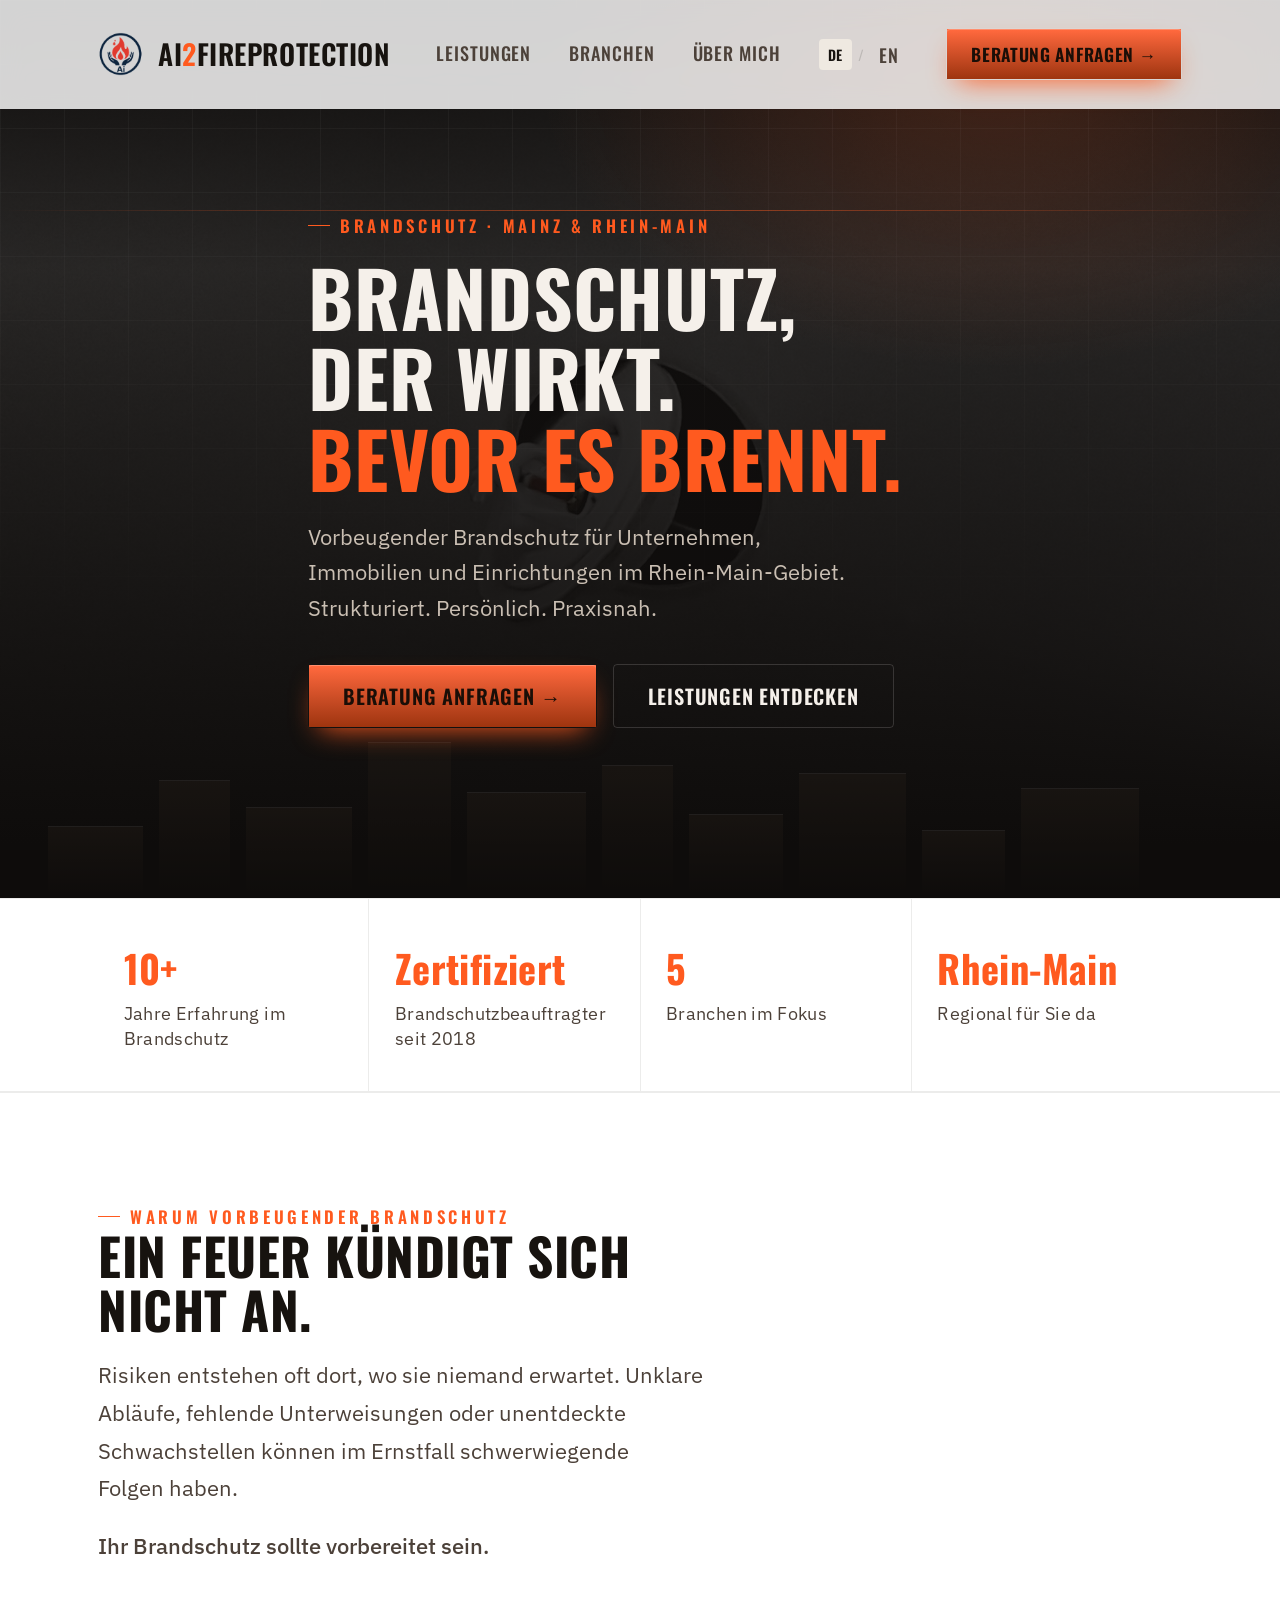
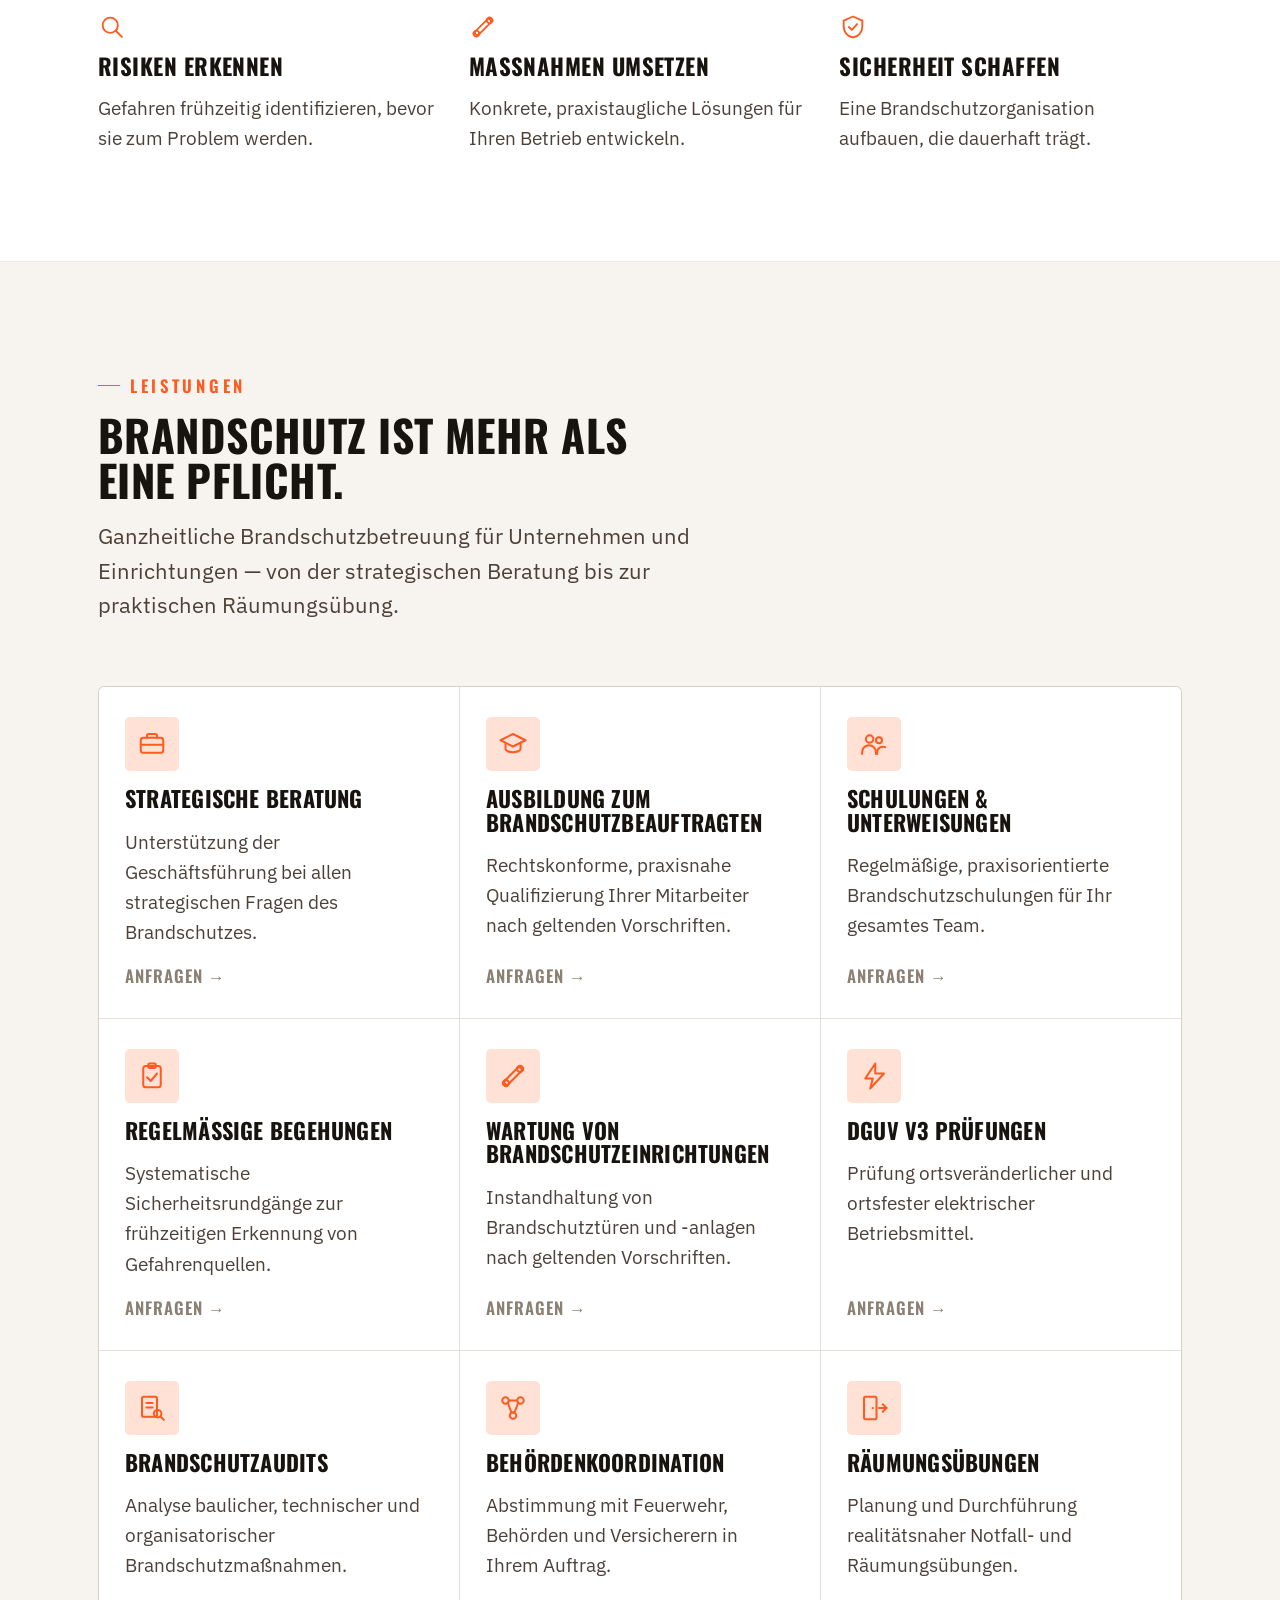
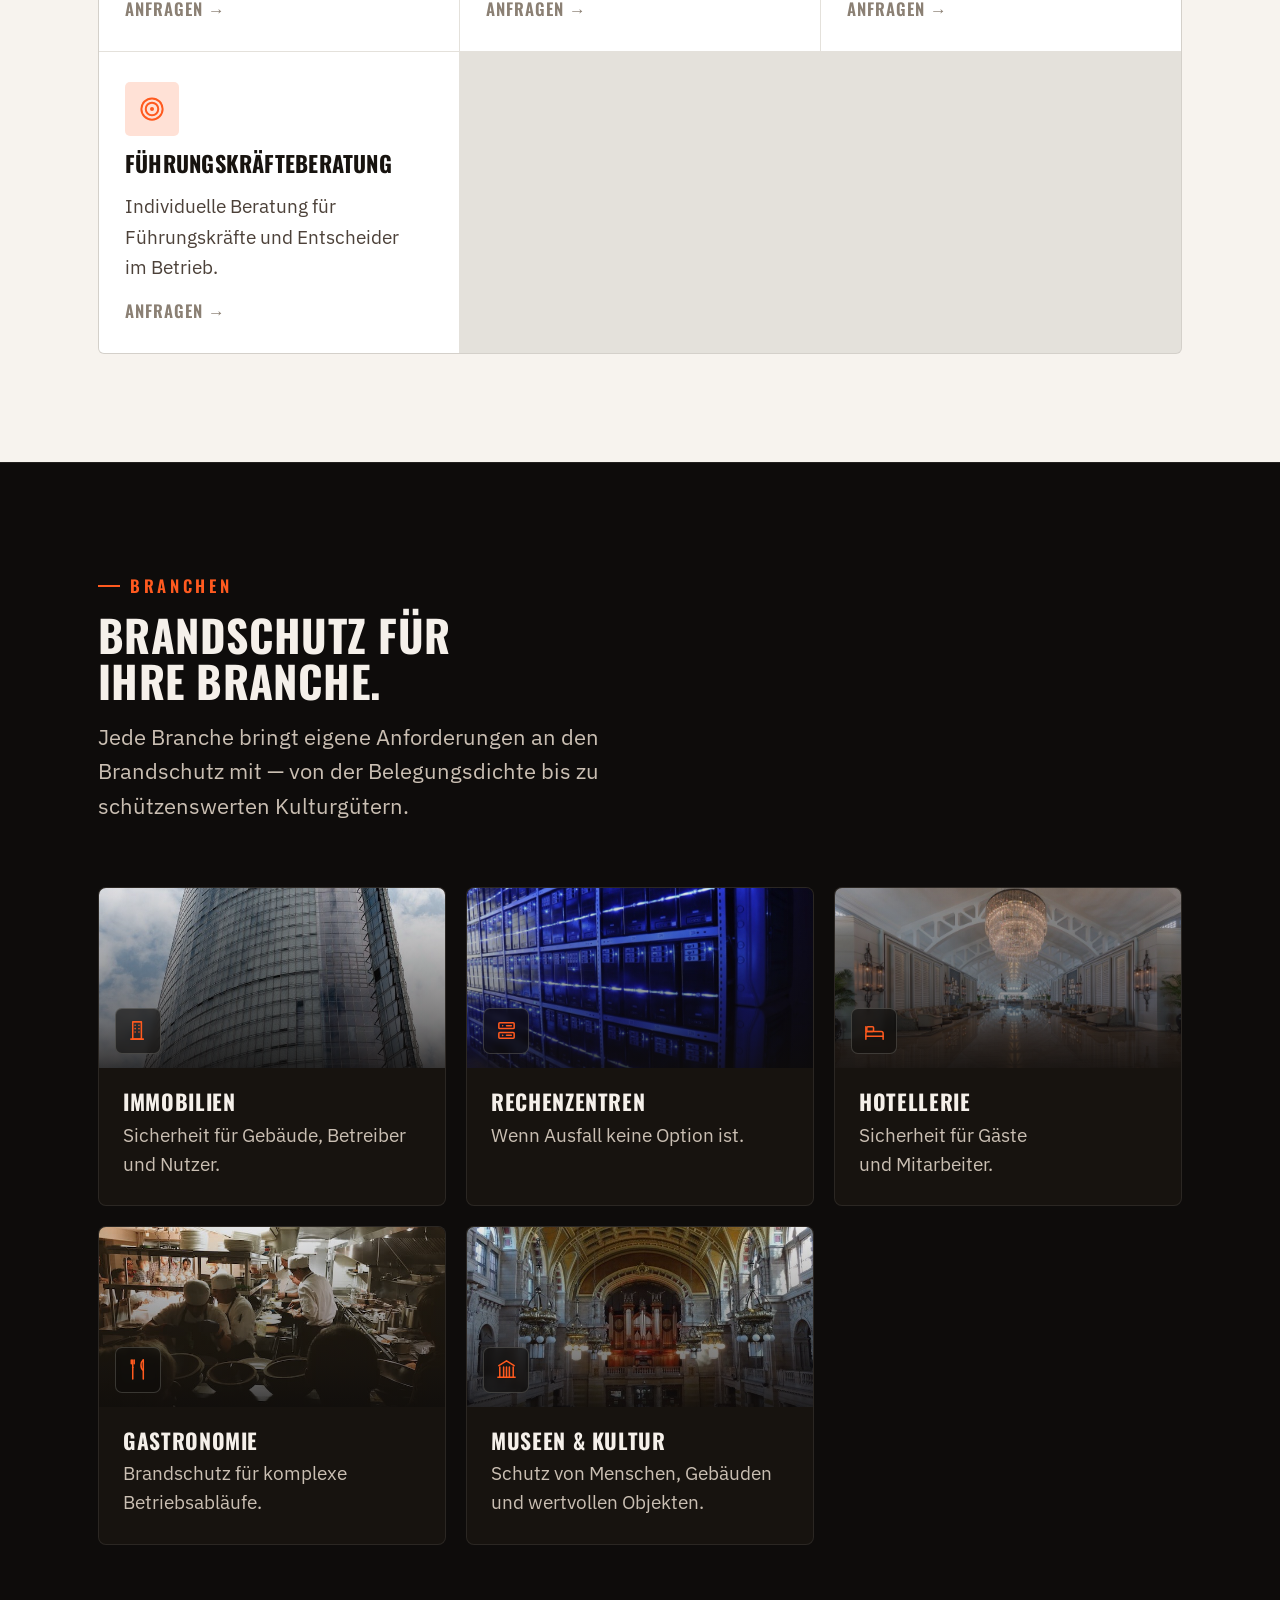
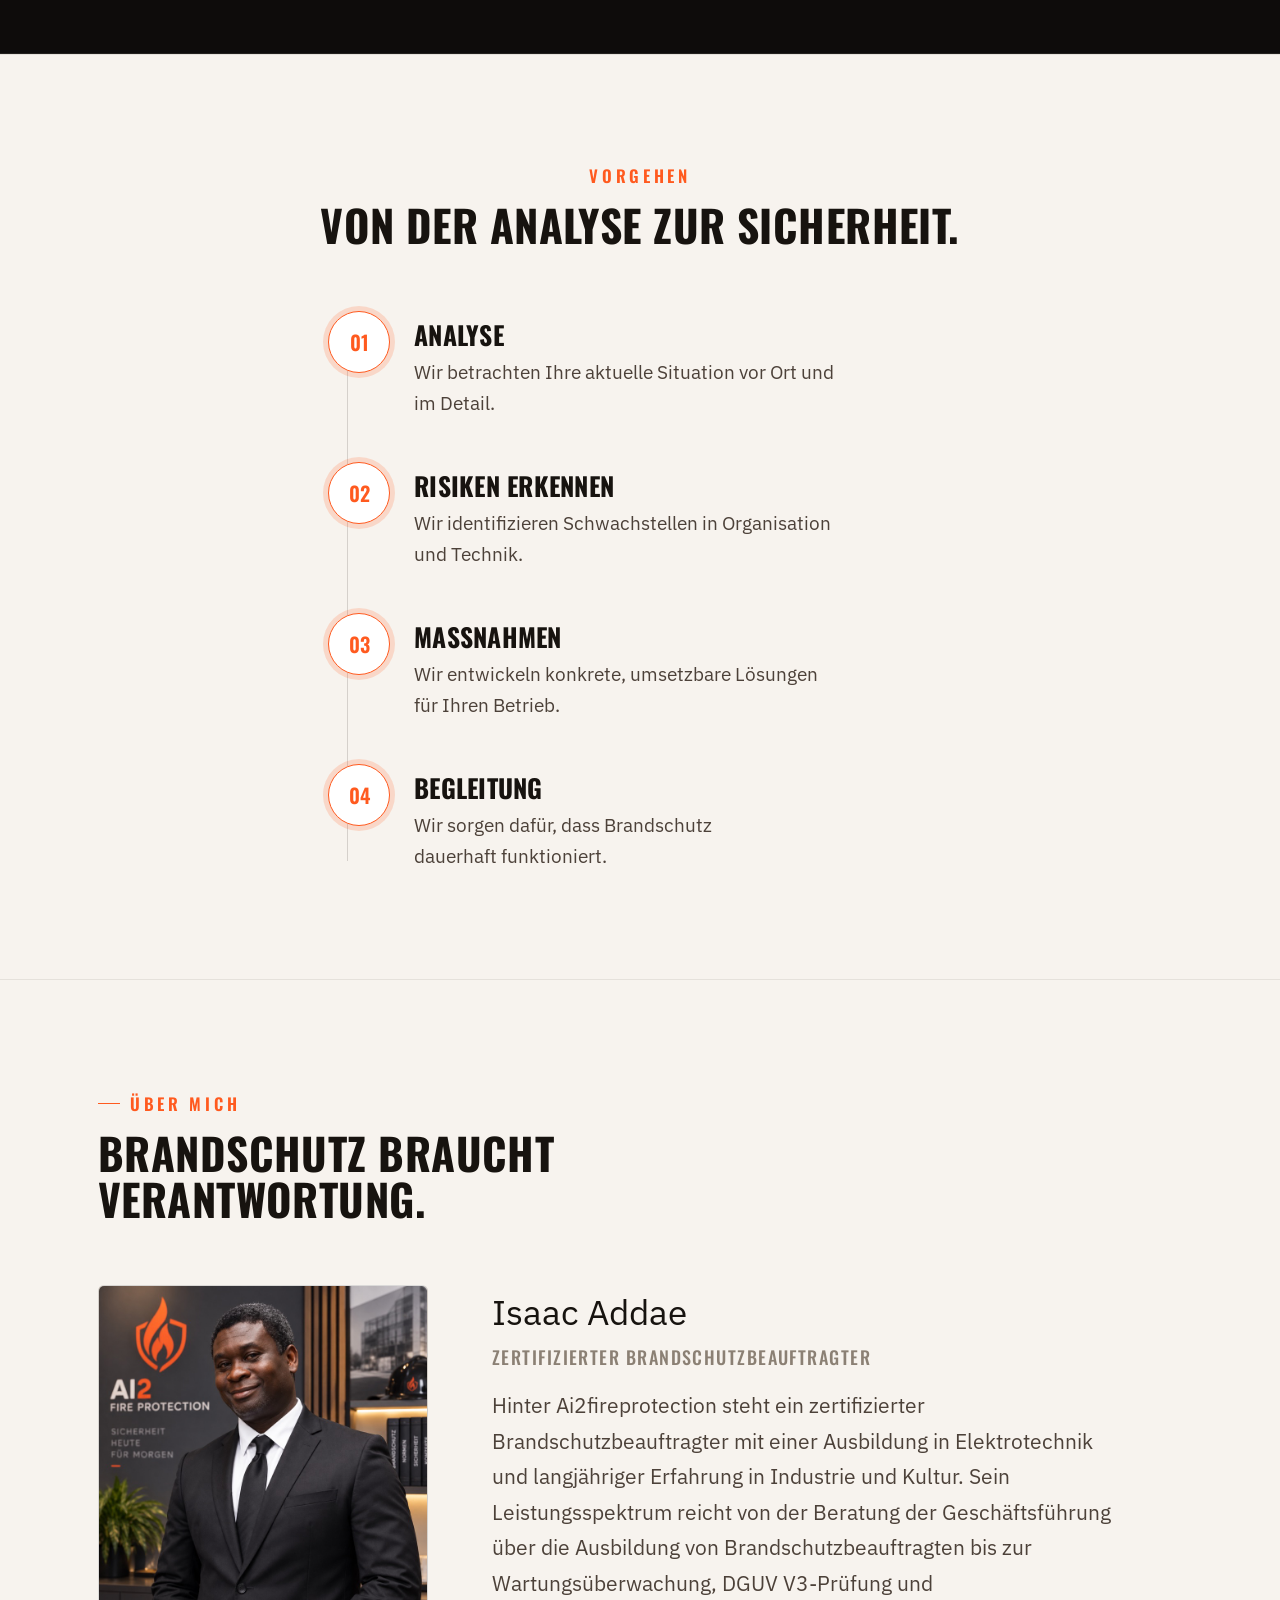
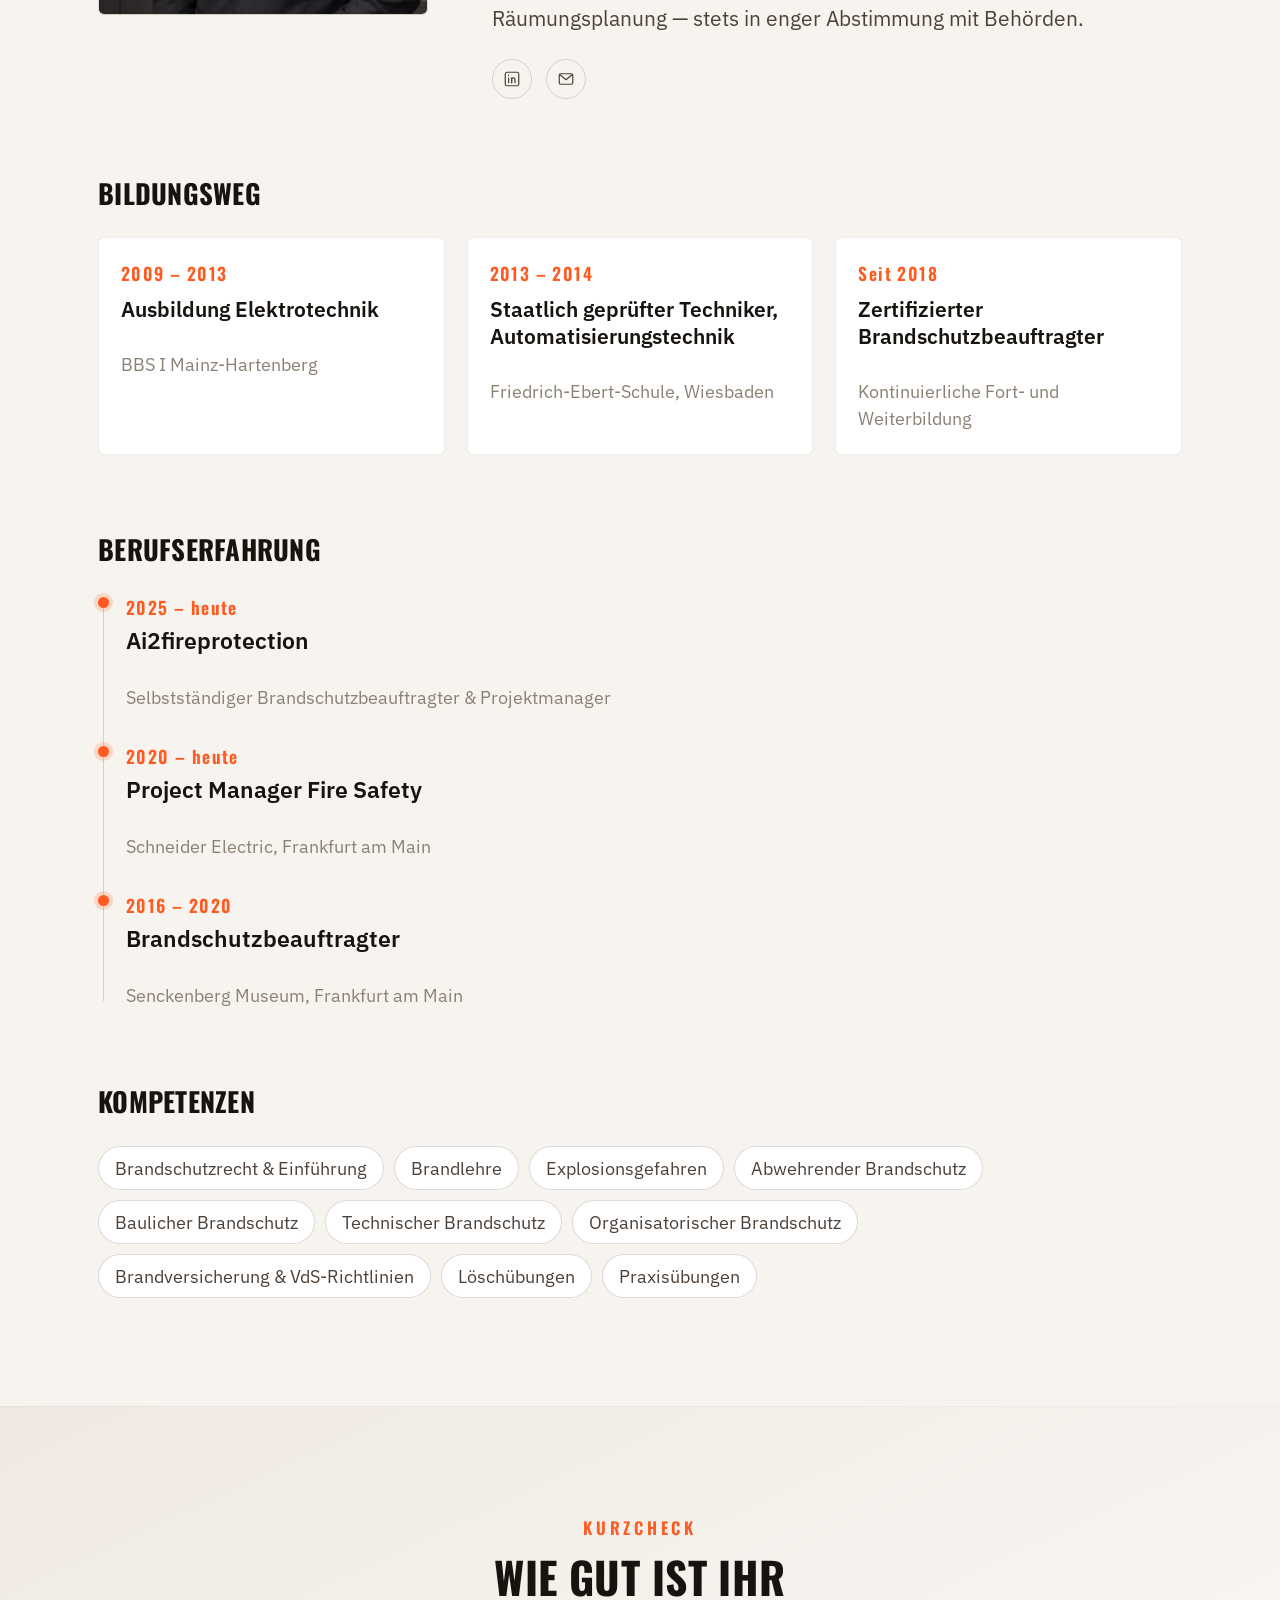
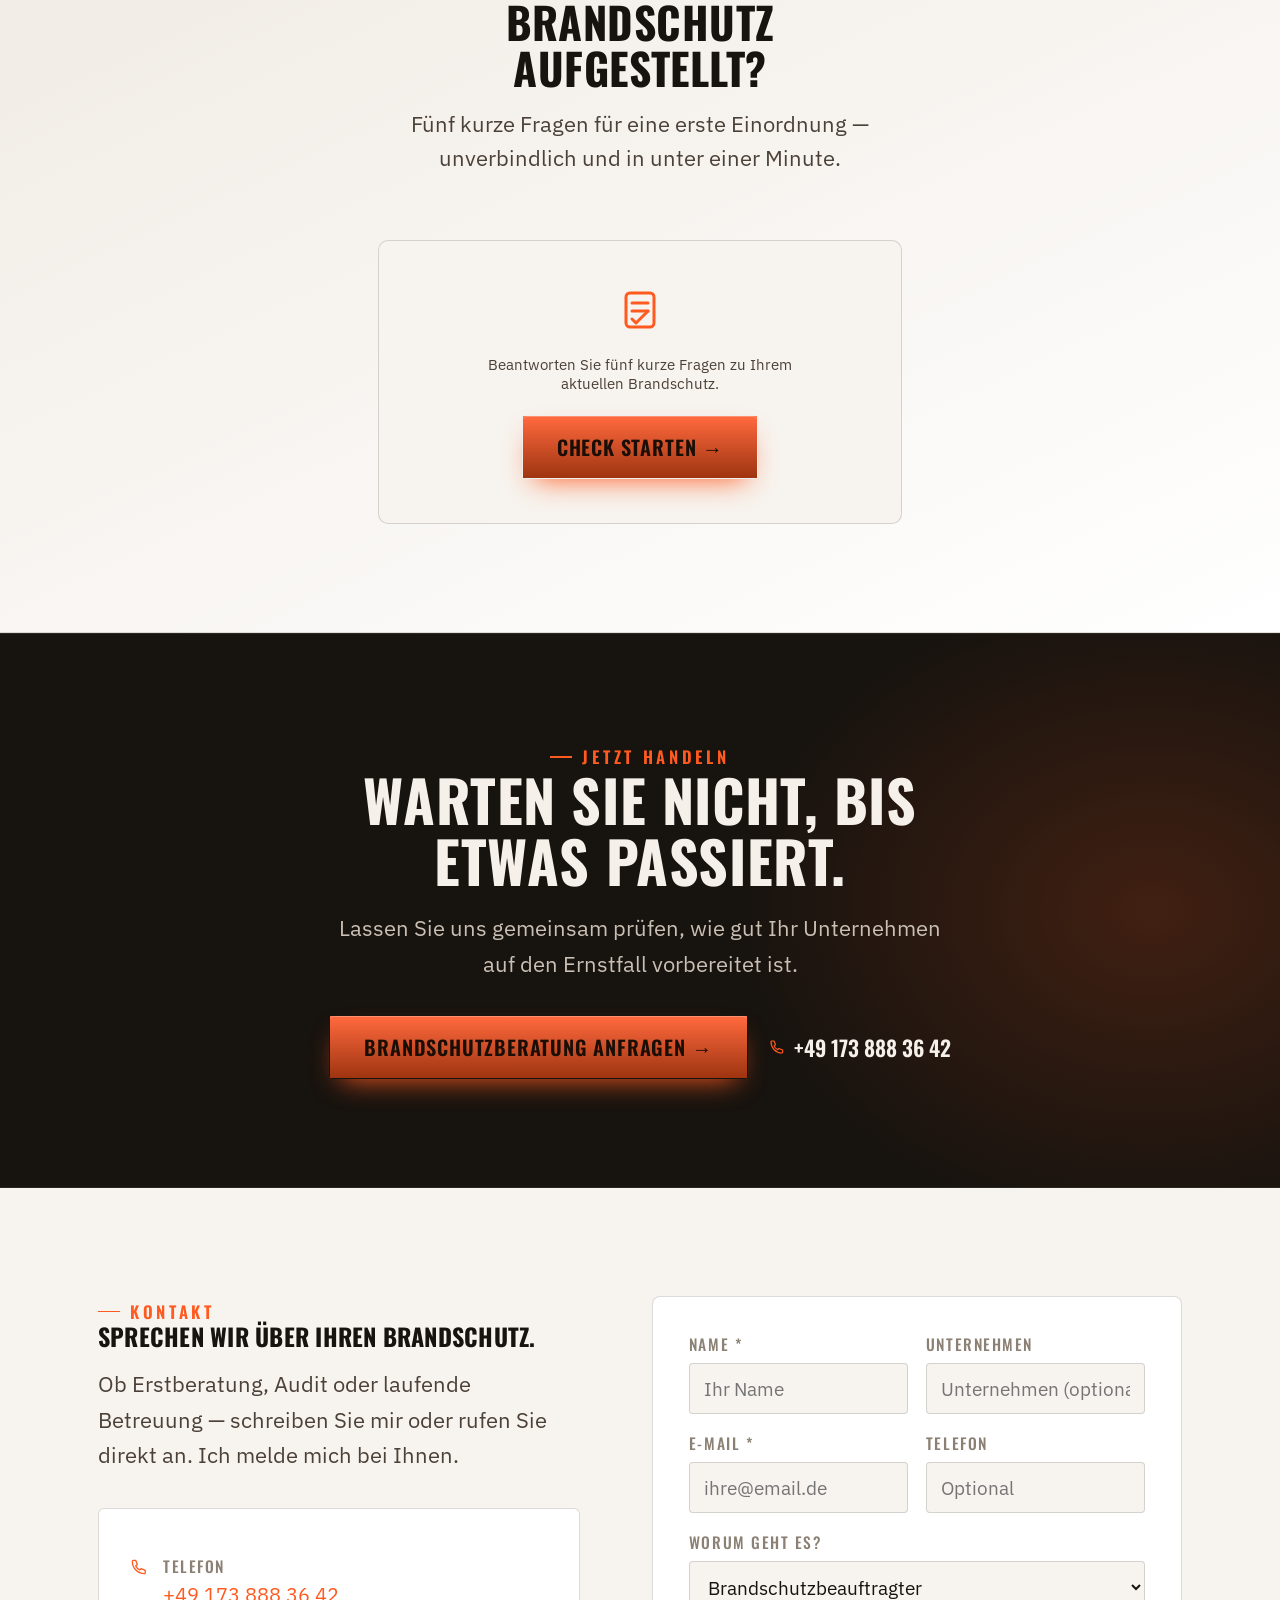
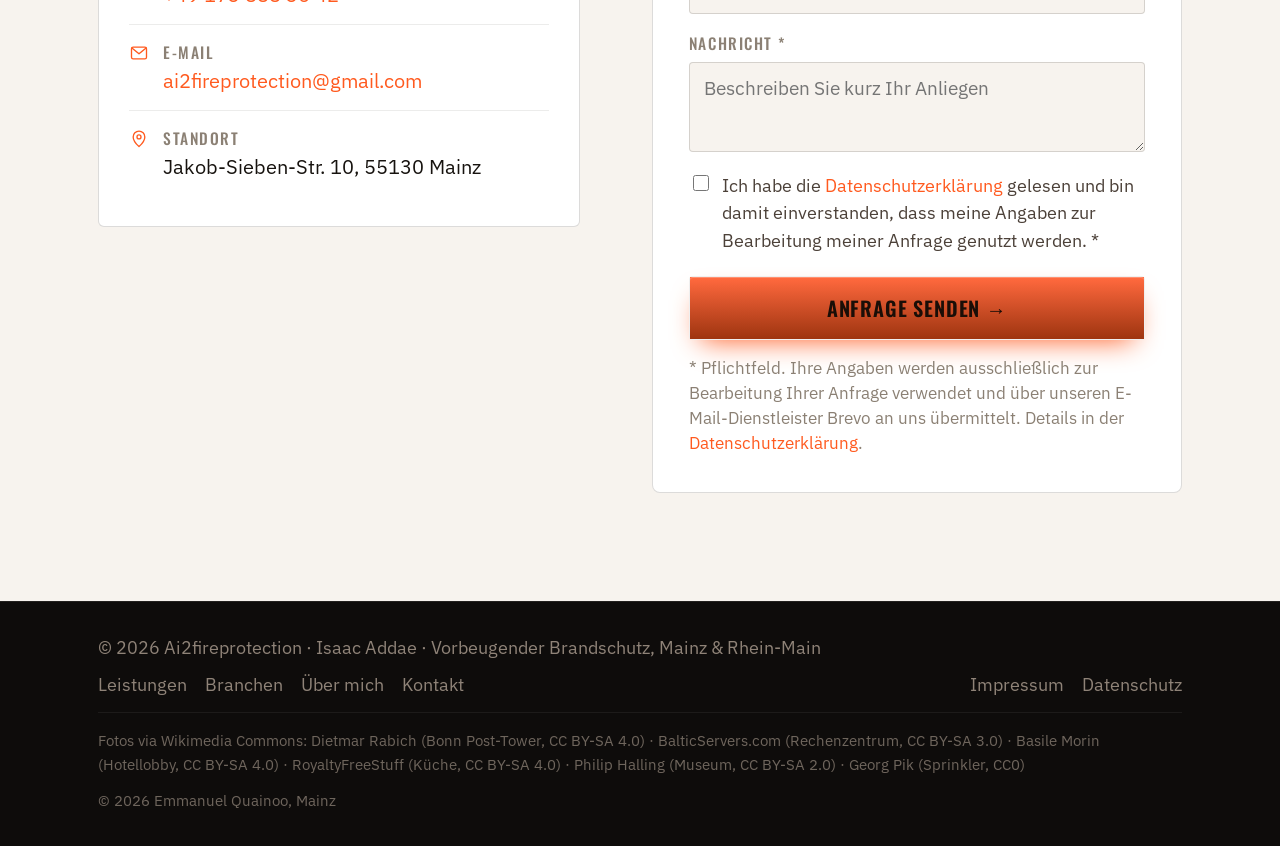
<file: index.html>
<!doctype html>
<html lang="de">
<head>
  <meta charset="UTF-8">
  <meta name="viewport" content="width=device-width, initial-scale=1">
  <title>Ai2fireprotection – Vorbeugender Brandschutz Mainz &amp; Rhein-Main</title>
  <meta name="description" content="Zertifizierter Brandschutzbeauftragter in Mainz &amp; Rhein-Main: Beratung, Schulungen, Begehungen, DGUV V3, Evakuierungsplanung – für Immobilien, Rechenzentren, Hotellerie, Gastronomie und Museen.">
  <meta name="author" content="Isaac Addae – Ai2fireprotection">
  <meta name="theme-color" content="#0e0c0b">
  <link rel="canonical" href="https://ai2fireprotection.com/">
  <link rel="alternate" hreflang="de" href="https://ai2fireprotection.com/">
  <link rel="alternate" hreflang="en" href="https://ai2fireprotection.com/en/">
  <link rel="alternate" hreflang="x-default" href="https://ai2fireprotection.com/">
  <!-- Open Graph / Social Preview -->
  <meta property="og:type" content="website">
  <meta property="og:locale" content="de_DE">
  <meta property="og:site_name" content="Ai2fireprotection">
  <meta property="og:title" content="Ai2fireprotection – Vorbeugender Brandschutz Mainz &amp; Rhein-Main">
  <meta property="og:description" content="Zertifizierter Brandschutzbeauftragter für Beratung, Schulungen, Begehungen, DGUV V3 und Evakuierungsplanung im Rhein-Main-Gebiet.">
  <meta property="og:url" content="https://ai2fireprotection.com/">
  <meta name="twitter:card" content="summary">
  <link rel="icon" href="images/logo.png">
  <link rel="stylesheet" href="styles.css">
  <script type="application/ld+json">
  {
    "@context": "https://schema.org",
    "@type": "LocalBusiness",
    "name": "Ai2fireprotection",
    "founder": { "@type": "Person", "name": "Isaac Addae" },
    "description": "Zertifizierter Brandschutzbeauftragter: Beratung, Schulungen, Begehungen, DGUV V3, Evakuierungsplanung.",
    "address": {
      "@type": "PostalAddress",
      "streetAddress": "Jakob-Sieben-Str. 10",
      "postalCode": "55130",
      "addressLocality": "Mainz",
      "addressCountry": "DE"
    },
    "telephone": "+49 173 888 36 42",
    "email": "ai2fireprotection@gmail.com",
    "areaServed": "Rhein-Main",
    "url": "https://ai2fireprotection.com/"
  }
  </script>
</head>
<body>
<div class="page" id="top">

  <!-- NAV -->
  <header class="nav">
    <div class="container nav-inner">
      <a class="brand" href="#top">
        <img class="brand-mark" src="images/logo.png" alt="Ai2fireprotection Logo">
        <span class="brand-word">Ai<b>2</b>FireProtection</span>
      </a>
      <input type="checkbox" id="nav-toggle" class="nav-toggle-input">
      <nav class="nav-links">
        <a href="#leistungen">Leistungen</a>
        <a href="#branchen">Branchen</a>
        <a href="#ueber-mich">Über mich</a>
        <div class="lang-switch">
          <span class="lang-current">DE</span>
          <span class="lang-sep">/</span>
          <a href="en/index.html">EN</a>
        </div>
        <a href="#kontakt" class="btn btn-accent btn-sm">Beratung anfragen →</a>
      </nav>
      <label for="nav-toggle" class="nav-toggle-btn" aria-label="Menü öffnen">
        <svg width="24" height="24" viewBox="0 0 24 24" fill="none" stroke="currentColor" stroke-width="1.6" stroke-linecap="round"><line x1="3" y1="6" x2="21" y2="6"/><line x1="3" y1="12" x2="21" y2="12"/><line x1="3" y1="18" x2="21" y2="18"/></svg>
      </label>
    </div>
  </header>

  <!-- HERO -->
  <section class="hero dark-band">
    <div class="hero-photo"><img src="images/hero-sprinkler.jpg" alt="" loading="eager" width="1600" height="1600"></div>
    <div class="scanline"></div>
    <div class="skyline" aria-hidden="true">
      <i style="width:8%;height:38%;"></i><i style="width:6%;height:62%;"></i><i style="width:9%;height:48%;"></i>
      <i style="width:7%;height:82%;"></i><i style="width:10%;height:56%;"></i><i style="width:6%;height:70%;"></i>
      <i style="width:8%;height:44%;"></i><i style="width:9%;height:66%;"></i><i style="width:7%;height:36%;"></i>
      <i style="width:10%;height:58%;"></i>
    </div>
    <div class="container hero-inner">
      <span class="eyebrow reveal is-visible">Brandschutz · Mainz &amp; Rhein-Main</span>
      <h1 class="reveal is-visible reveal-1">Brandschutz,<br>der wirkt.<em>Bevor es brennt.</em></h1>
      <p class="hero-sub reveal is-visible reveal-2">Vorbeugender Brandschutz für Unternehmen, Immobilien und Einrichtungen im Rhein-Main-Gebiet. Strukturiert. Persönlich. Praxisnah.</p>
      <div class="hero-cta reveal is-visible reveal-3">
        <a href="#kontakt" class="btn btn-accent">Beratung anfragen →</a>
        <a href="#leistungen" class="btn btn-ghost">Leistungen entdecken</a>
      </div>
    </div>
  </section>

  <!-- STATS -->
  <div class="stats">
    <div class="container">
      <div class="stats-grid reveal">
        <div class="stat"><div class="stat-num" data-count-to="10" data-suffix="+">0+</div><div class="stat-label">Jahre Erfahrung im Brandschutz</div></div>
        <div class="stat"><div class="stat-num">Zertifiziert</div><div class="stat-label">Brandschutzbeauftragter seit 2018</div></div>
        <div class="stat"><div class="stat-num" data-count-to="5" data-suffix="">0</div><div class="stat-label">Branchen im Fokus</div></div>
        <div class="stat"><div class="stat-num">Rhein-Main</div><div class="stat-label">Regional für Sie da</div></div>
      </div>
    </div>
  </div>

  <!-- PROBLEM -->
  <section class="problem">
    <div class="container">
      <div class="problem-head reveal">
        <span class="eyebrow">Warum vorbeugender Brandschutz</span>
        <h2>Ein Feuer kündigt sich nicht an.</h2>
        <p>Risiken entstehen oft dort, wo sie niemand erwartet. Unklare Abläufe, fehlende Unterweisungen oder unentdeckte Schwachstellen können im Ernstfall schwerwiegende Folgen haben.</p>
        <p class="problem-lead">Ihr Brandschutz sollte vorbereitet sein.</p>
      </div>
      <div class="problem-grid reveal">
        <div class="problem-card">
          <svg width="28" height="28" viewBox="0 0 24 24" fill="none" stroke="currentColor" stroke-width="1.6" stroke-linecap="round" stroke-linejoin="round" style="color:var(--accent)"><circle cx="10.5" cy="10.5" r="6.5"/><line x1="15.2" y1="15.2" x2="20.5" y2="20.5"/></svg>
          <h3>Risiken erkennen</h3>
          <p>Gefahren frühzeitig identifizieren, bevor sie zum Problem werden.</p>
        </div>
        <div class="problem-card">
          <svg width="28" height="28" viewBox="0 0 24 24" fill="none" stroke="currentColor" stroke-width="1.6" stroke-linecap="round" stroke-linejoin="round" style="color:var(--accent)"><g transform="rotate(45 12 12)"><rect x="10" y="3" width="4" height="18" rx="2"/><circle cx="12" cy="4" r="2.4"/><circle cx="12" cy="20" r="2.4"/></g></svg>
          <h3>Maßnahmen umsetzen</h3>
          <p>Konkrete, praxistaugliche Lösungen für Ihren Betrieb entwickeln.</p>
        </div>
        <div class="problem-card">
          <svg width="28" height="28" viewBox="0 0 24 24" fill="none" stroke="currentColor" stroke-width="1.6" stroke-linecap="round" stroke-linejoin="round" style="color:var(--accent)"><path d="M12 3 4 6.5v5C4 16.5 7.4 20.3 12 21c4.6-.7 8-4.5 8-9.5v-5L12 3Z"/><polyline points="8.5,12 11,14.5 15.5,9.5"/></svg>
          <h3>Sicherheit schaffen</h3>
          <p>Eine Brandschutzorganisation aufbauen, die dauerhaft trägt.</p>
        </div>
      </div>
    </div>
  </section>

  <!-- SERVICES -->
  <section id="leistungen">
    <div class="container">
      <div class="section-head reveal">
        <span class="eyebrow">Leistungen</span>
        <h2>Brandschutz ist mehr als eine Pflicht.</h2>
        <p>Ganzheitliche Brandschutzbetreuung für Unternehmen und Einrichtungen — von der strategischen Beratung bis zur praktischen Räumungsübung.</p>
      </div>

      <div class="services-grid reveal">
        <div class="service-card">
          <div class="service-icon"><svg viewBox="0 0 24 24" fill="none" stroke="currentColor" stroke-width="1.6" stroke-linecap="round" stroke-linejoin="round"><rect x="3" y="7" width="18" height="12" rx="2"/><path d="M8 7V5.5A1.5 1.5 0 0 1 9.5 4h5A1.5 1.5 0 0 1 16 5.5V7"/><line x1="3" y1="12.5" x2="21" y2="12.5"/></svg></div>
          <h3>Strategische Beratung</h3>
          <p>Unterstützung der Geschäftsführung bei allen strategischen Fragen des Brandschutzes.</p>
          <a class="service-link" href="#kontakt">Anfragen →</a>
        </div>
        <div class="service-card">
          <div class="service-icon"><svg viewBox="0 0 24 24" fill="none" stroke="currentColor" stroke-width="1.6" stroke-linecap="round" stroke-linejoin="round"><polygon points="12,4 22,9 12,14 2,9"/><path d="M6 11v5c0 1.4 2.7 2.5 6 2.5s6-1.1 6-2.5v-5"/></svg></div>
          <h3>Ausbildung zum Brandschutzbeauftragten</h3>
          <p>Rechtskonforme, praxisnahe Qualifizierung Ihrer Mitarbeiter nach geltenden Vorschriften.</p>
          <a class="service-link" href="#kontakt">Anfragen →</a>
        </div>
        <div class="service-card">
          <div class="service-icon"><svg viewBox="0 0 24 24" fill="none" stroke="currentColor" stroke-width="1.6" stroke-linecap="round" stroke-linejoin="round"><circle cx="8.5" cy="8" r="3"/><circle cx="16" cy="9" r="2.4"/><path d="M2.5 20v-1.5A5.5 5.5 0 0 1 8 13a5.5 5.5 0 0 1 5.5 5.5V20"/><path d="M14.5 20v-1.2a4.7 4.7 0 0 1 6.5-4.3"/></svg></div>
          <h3>Schulungen &amp; Unterweisungen</h3>
          <p>Regelmäßige, praxisorientierte Brandschutzschulungen für Ihr gesamtes Team.</p>
          <a class="service-link" href="#kontakt">Anfragen →</a>
        </div>
        <div class="service-card">
          <div class="service-icon"><svg viewBox="0 0 24 24" fill="none" stroke="currentColor" stroke-width="1.6" stroke-linecap="round" stroke-linejoin="round"><rect x="5" y="4" width="14" height="17" rx="2"/><rect x="9" y="2" width="6" height="3.5" rx="1"/><polyline points="8,13 11,16 16,10"/></svg></div>
          <h3>Regelmäßige Begehungen</h3>
          <p>Systematische Sicherheitsrundgänge zur frühzeitigen Erkennung von Gefahrenquellen.</p>
          <a class="service-link" href="#kontakt">Anfragen →</a>
        </div>
        <div class="service-card">
          <div class="service-icon"><svg viewBox="0 0 24 24" fill="none" stroke="currentColor" stroke-width="1.6" stroke-linecap="round" stroke-linejoin="round"><g transform="rotate(45 12 12)"><rect x="10" y="3" width="4" height="18" rx="2"/><circle cx="12" cy="4" r="2.4"/><circle cx="12" cy="20" r="2.4"/></g></svg></div>
          <h3>Wartung von Brandschutzeinrichtungen</h3>
          <p>Instandhaltung von Brandschutztüren und -anlagen nach geltenden Vorschriften.</p>
          <a class="service-link" href="#kontakt">Anfragen →</a>
        </div>
        <div class="service-card">
          <div class="service-icon"><svg viewBox="0 0 24 24" fill="none" stroke="currentColor" stroke-width="1.6" stroke-linecap="round" stroke-linejoin="round"><polygon points="13,2 5,14 11,14 9,22 20,10 13,10"/></svg></div>
          <h3>DGUV V3 Prüfungen</h3>
          <p>Prüfung orts&shy;veränderlicher und ortsfester elektrischer Betriebsmittel.</p>
          <a class="service-link" href="#kontakt">Anfragen →</a>
        </div>
        <div class="service-card">
          <div class="service-icon"><svg viewBox="0 0 24 24" fill="none" stroke="currentColor" stroke-width="1.6" stroke-linecap="round" stroke-linejoin="round"><rect x="4" y="3" width="12" height="16" rx="1.5"/><line x1="7.5" y1="8" x2="12.5" y2="8"/><line x1="7.5" y1="11.5" x2="12.5" y2="11.5"/><circle cx="16.5" cy="16.5" r="3"/><line x1="18.8" y1="18.8" x2="21.5" y2="21.5"/></svg></div>
          <h3>Brandschutzaudits</h3>
          <p>Analyse baulicher, technischer und organisatorischer Brandschutzmaßnahmen.</p>
          <a class="service-link" href="#kontakt">Anfragen →</a>
        </div>
        <div class="service-card">
          <div class="service-icon"><svg viewBox="0 0 24 24" fill="none" stroke="currentColor" stroke-width="1.6" stroke-linecap="round" stroke-linejoin="round"><circle cx="6" cy="6" r="2.6"/><circle cx="18" cy="6" r="2.6"/><circle cx="12" cy="18" r="2.6"/><line x1="7.8" y1="7.8" x2="11" y2="16"/><line x1="16.2" y1="7.8" x2="13" y2="16"/><line x1="8.7" y1="6" x2="15.3" y2="6"/></svg></div>
          <h3>Behördenkoordination</h3>
          <p>Abstimmung mit Feuerwehr, Behörden und Versicherern in Ihrem Auftrag.</p>
          <a class="service-link" href="#kontakt">Anfragen →</a>
        </div>
        <div class="service-card">
          <div class="service-icon"><svg viewBox="0 0 24 24" fill="none" stroke="currentColor" stroke-width="1.6" stroke-linecap="round" stroke-linejoin="round"><rect x="4" y="3" width="10" height="18" rx="1"/><circle cx="11" cy="12" r="0.9" fill="currentColor" stroke="none"/><line x1="16" y1="12" x2="22" y2="12"/><polyline points="19,9 22,12 19,15"/></svg></div>
          <h3>Räumungsübungen</h3>
          <p>Planung und Durchführung realitätsnaher Notfall- und Räumungsübungen.</p>
          <a class="service-link" href="#kontakt">Anfragen →</a>
        </div>
        <div class="service-card">
          <div class="service-icon"><svg viewBox="0 0 24 24" fill="none" stroke="currentColor" stroke-width="1.6" stroke-linecap="round" stroke-linejoin="round"><circle cx="12" cy="12" r="8.5"/><circle cx="12" cy="12" r="5"/><circle cx="12" cy="12" r="1.6" fill="currentColor" stroke="none"/></svg></div>
          <h3>Führungskräfteberatung</h3>
          <p>Individuelle Beratung für Führungskräfte und Entscheider im Betrieb.</p>
          <a class="service-link" href="#kontakt">Anfragen →</a>
        </div>
      </div>
    </div>
  </section>

  <!-- BRANCHEN -->
  <section id="branchen" class="dark-band">
    <div class="container">
      <div class="section-head reveal">
        <span class="eyebrow">Branchen</span>
        <h2>Brandschutz für Ihre Branche.</h2>
        <p>Jede Branche bringt eigene Anforderungen an den Brandschutz mit — von der Belegungsdichte bis zu schützenswerten Kulturgütern.</p>
      </div>
      <div class="industries-grid reveal">
        <div class="industry-tile">
          <div class="industry-visual">
            <img src="images/immobilien.jpg" alt="Modernes Bürogebäude mit Glasfassade" loading="lazy" width="900" height="600">
            <div class="industry-icon-badge"><svg viewBox="0 0 24 24" fill="none" stroke="currentColor" stroke-width="1.6" stroke-linecap="round" stroke-linejoin="round"><rect x="6" y="3" width="9" height="18"/><line x1="8.5" y1="6.5" x2="8.5" y2="6.6"/><line x1="8.5" y1="10" x2="8.5" y2="10.1"/><line x1="8.5" y1="13.5" x2="8.5" y2="13.6"/><line x1="12.5" y1="6.5" x2="12.5" y2="6.6"/><line x1="12.5" y1="10" x2="12.5" y2="10.1"/><line x1="12.5" y1="13.5" x2="12.5" y2="13.6"/><line x1="4" y1="21" x2="17" y2="21"/></svg></div>
          </div>
          <div class="industry-body"><h3>Immobilien</h3><p>Sicherheit für Gebäude, Betreiber und Nutzer.</p></div>
        </div>
        <div class="industry-tile">
          <div class="industry-visual">
            <img src="images/rechenzentren.jpg" alt="Serverraum eines Rechenzentrums" loading="lazy" width="900" height="597">
            <div class="industry-icon-badge"><svg viewBox="0 0 24 24" fill="none" stroke="currentColor" stroke-width="1.6" stroke-linecap="round" stroke-linejoin="round"><rect x="4" y="4" width="16" height="6" rx="1"/><rect x="4" y="14" width="16" height="6" rx="1"/><line x1="8" y1="7" x2="8" y2="7.1"/><line x1="8" y1="17" x2="8" y2="17.1"/><line x1="12" y1="7" x2="17" y2="7"/><line x1="12" y1="17" x2="17" y2="17"/></svg></div>
          </div>
          <div class="industry-body"><h3>Rechenzentren</h3><p>Wenn Ausfall keine Option ist.</p></div>
        </div>
        <div class="industry-tile">
          <div class="industry-visual">
            <img src="images/hotellerie.jpg" alt="Elegante Hotellobby" loading="lazy" width="900" height="506">
            <div class="industry-icon-badge"><svg viewBox="0 0 24 24" fill="none" stroke="currentColor" stroke-width="1.6" stroke-linecap="round" stroke-linejoin="round"><rect x="4" y="8" width="7" height="5" rx="1"/><path d="M3 21v-6a2 2 0 0 1 2-2h14a2 2 0 0 1 2 2v6"/><line x1="3" y1="18" x2="21" y2="18"/><line x1="3" y1="13" x2="3" y2="8"/></svg></div>
          </div>
          <div class="industry-body"><h3>Hotellerie</h3><p>Sicherheit für Gäste und Mitarbeiter.</p></div>
        </div>
        <div class="industry-tile">
          <div class="industry-visual">
            <img src="images/gastronomie.jpg" alt="Professionelle Küche in der Gastronomie" loading="lazy" width="650" height="488">
            <div class="industry-icon-badge"><svg viewBox="0 0 24 24" fill="none" stroke="currentColor" stroke-width="1.6" stroke-linecap="round" stroke-linejoin="round"><line x1="6" y1="2" x2="6" y2="10"/><line x1="4.5" y1="2" x2="4.5" y2="6"/><line x1="7.5" y1="2" x2="7.5" y2="6"/><line x1="6" y1="10" x2="6" y2="22"/><path d="M17 2c-1.6 1.4-2.4 3-2.4 5.4S15.4 12 17 13"/><line x1="17" y1="2" x2="17" y2="22"/></svg></div>
          </div>
          <div class="industry-body"><h3>Gastronomie</h3><p>Brandschutz für komplexe Betriebsabläufe.</p></div>
        </div>
        <div class="industry-tile">
          <div class="industry-visual">
            <img src="images/museen.jpg" alt="Ausstellungsraum eines Museums" loading="lazy" width="675" height="900">
            <div class="industry-icon-badge"><svg viewBox="0 0 24 24" fill="none" stroke="currentColor" stroke-width="1.6" stroke-linecap="round" stroke-linejoin="round"><polyline points="4,8 12,3 20,8"/><line x1="3" y1="20" x2="21" y2="20"/><line x1="5" y1="20" x2="5" y2="9.5"/><line x1="9" y1="20" x2="9" y2="9.5"/><line x1="12" y1="20" x2="12" y2="9.5"/><line x1="15" y1="20" x2="15" y2="9.5"/><line x1="19" y1="20" x2="19" y2="9.5"/></svg></div>
          </div>
          <div class="industry-body"><h3>Museen &amp; Kultur</h3><p>Schutz von Menschen, Gebäuden und wertvollen Objekten.</p></div>
        </div>
      </div>
    </div>
  </section>

  <hr class="divider">

  <!-- PROCESS -->
  <section>
    <div class="container">
      <div class="section-head center reveal">
        <span class="eyebrow">Vorgehen</span>
        <h2>Von der Analyse zur Sicherheit.</h2>
      </div>
      <div class="process-list">
        <div class="process-step reveal">
          <div class="process-num">01</div>
          <div class="process-text"><h3>Analyse</h3><p>Wir betrachten Ihre aktuelle Situation vor Ort und im Detail.</p></div>
        </div>
        <div class="process-step reveal">
          <div class="process-num">02</div>
          <div class="process-text"><h3>Risiken erkennen</h3><p>Wir identifizieren Schwachstellen in Organisation und Technik.</p></div>
        </div>
        <div class="process-step reveal">
          <div class="process-num">03</div>
          <div class="process-text"><h3>Maßnahmen</h3><p>Wir entwickeln konkrete, umsetzbare Lösungen für Ihren Betrieb.</p></div>
        </div>
        <div class="process-step reveal">
          <div class="process-num">04</div>
          <div class="process-text"><h3>Begleitung</h3><p>Wir sorgen dafür, dass Brandschutz dauerhaft funktioniert.</p></div>
        </div>
      </div>
    </div>
  </section>

  <hr class="divider">

  <!-- ABOUT -->
  <section id="ueber-mich">
    <div class="container">
      <div class="section-head reveal">
        <span class="eyebrow">Über mich</span>
        <h2>Brandschutz braucht Verantwortung.</h2>
      </div>

      <div class="about-top reveal">
        <div class="avatar"><img src="images/isaac-addae.jpg" alt="Isaac Addae, Geschäftsführer von Ai2fireprotection" width="800" height="800" loading="lazy"></div>
        <div>
          <div class="about-name">Isaac Addae</div>
          <div class="about-role">Zertifizierter Brandschutzbeauftragter</div>
          <p class="about-bio">Hinter Ai2fireprotection steht ein zertifizierter Brandschutzbeauftragter mit einer Ausbildung in Elektrotechnik und langjähriger Erfahrung in Industrie und Kultur. Sein Leistungsspektrum reicht von der Beratung der Geschäftsführung über die Ausbildung von Brandschutzbeauftragten bis zur Wartungsüberwachung, DGUV&nbsp;V3-Prüfung und Räumungsplanung — stets in enger Abstimmung mit Behörden.</p>
          <div class="about-links">
            <a class="icon-link" href="https://www.linkedin.com/in/isaac-yaw-addae-30a428b4/" target="_blank" rel="noopener" aria-label="LinkedIn-Profil">
              <svg viewBox="0 0 24 24" fill="none" stroke="currentColor" stroke-width="1.6" stroke-linecap="round" stroke-linejoin="round"><rect x="3" y="3" width="18" height="18" rx="2.5"/><line x1="7.5" y1="10.5" x2="7.5" y2="17"/><circle cx="7.5" cy="7" r="0.9" fill="currentColor" stroke="none"/><path d="M11.5 17v-4.2c0-1.4 1-2.3 2.3-2.3 1.3 0 2.2 1 2.2 2.4V17"/><line x1="11.5" y1="10.5" x2="11.5" y2="17"/></svg>
            </a>
            <a class="icon-link" href="mailto:ai2fireprotection@gmail.com" aria-label="E-Mail senden">
              <svg viewBox="0 0 24 24" fill="none" stroke="currentColor" stroke-width="1.6" stroke-linecap="round" stroke-linejoin="round"><rect x="3" y="5" width="18" height="14" rx="2"/><polyline points="3.5,6 12,13 20.5,6"/></svg>
            </a>
          </div>
        </div>
      </div>

      <div class="sub-head reveal"><h3>Bildungsweg</h3></div>
      <div class="creds reveal">
        <div class="cred-card">
          <div class="cred-year">2009 – 2013</div>
          <h4>Ausbildung Elektrotechnik</h4>
          <p>BBS I Mainz-Hartenberg</p>
        </div>
        <div class="cred-card">
          <div class="cred-year">2013 – 2014</div>
          <h4>Staatlich geprüfter Techniker, Automatisierungstechnik</h4>
          <p>Friedrich-Ebert-Schule, Wiesbaden</p>
        </div>
        <div class="cred-card">
          <div class="cred-year">Seit 2018</div>
          <h4>Zertifizierter Brandschutzbeauftragter</h4>
          <p>Kontinuierliche Fort- und Weiterbildung</p>
        </div>
      </div>

      <div class="sub-head reveal" id="erfahrung"><h3>Berufserfahrung</h3></div>
      <div class="timeline reveal">
        <div class="tl-item">
          <span class="tl-dot"></span>
          <div class="tl-year">2025 – heute</div>
          <h4>Ai2fireprotection</h4>
          <div class="place">Selbstständiger Brandschutzbeauftragter &amp; Projektmanager</div>
        </div>
        <div class="tl-item">
          <span class="tl-dot"></span>
          <div class="tl-year">2020 – heute</div>
          <h4>Project Manager Fire Safety</h4>
          <div class="place">Schneider Electric, Frankfurt am Main</div>
        </div>
        <div class="tl-item">
          <span class="tl-dot"></span>
          <div class="tl-year">2016 – 2020</div>
          <h4>Brandschutzbeauftragter</h4>
          <div class="place">Senckenberg Museum, Frankfurt am Main</div>
        </div>
      </div>

      <div class="sub-head reveal"><h3>Kompetenzen</h3></div>
      <div class="tags reveal">
        <span class="tag">Brandschutzrecht &amp; Einführung</span>
        <span class="tag">Brandlehre</span>
        <span class="tag">Explosionsgefahren</span>
        <span class="tag">Abwehrender Brandschutz</span>
        <span class="tag">Baulicher Brandschutz</span>
        <span class="tag">Technischer Brandschutz</span>
        <span class="tag">Organisatorischer Brandschutz</span>
        <span class="tag">Brandversicherung &amp; VdS-Richtlinien</span>
        <span class="tag">Löschübungen</span>
        <span class="tag">Praxisübungen</span>
      </div>
    </div>
  </section>

  <!-- BRANDSCHUTZ-CHECK -->
  <section class="check" id="check">
    <div class="container check-wrap">
      <div class="section-head center reveal">
        <span class="eyebrow">Kurzcheck</span>
        <h2>Wie gut ist Ihr Brandschutz aufgestellt?</h2>
        <p>Fünf kurze Fragen für eine erste Einordnung — unverbindlich und in unter einer Minute.</p>
      </div>

      <div class="check-panel reveal">
        <div class="center-col" id="check-intro">
          <svg class="check-intro-icon" viewBox="0 0 24 24" fill="none" stroke="currentColor" stroke-width="1.5" stroke-linecap="round" stroke-linejoin="round"><rect x="5" y="4" width="14" height="17" rx="2"/><line x1="8" y1="9" x2="16" y2="9"/><line x1="8" y1="13" x2="16" y2="13"/><polyline points="8,17 10,19 16,13"/></svg>
          <p style="color:var(--text-dim); font-size:15px; margin-bottom:22px;">Beantworten Sie fünf kurze Fragen zu Ihrem aktuellen Brandschutz.</p>
          <button type="button" class="btn btn-accent" onclick="checkStart()">Check starten →</button>
        </div>

        <div id="check-question" style="display:none;">
          <div class="check-progress">
            <span class="check-dot" id="check-dot-0"></span>
            <span class="check-dot" id="check-dot-1"></span>
            <span class="check-dot" id="check-dot-2"></span>
            <span class="check-dot" id="check-dot-3"></span>
            <span class="check-dot" id="check-dot-4"></span>
          </div>
          <div class="check-q" id="check-q-text"></div>
          <div class="check-options">
            <div class="check-option" id="check-option-good" onclick="checkAnswer(true)"></div>
            <div class="check-option" id="check-option-bad" onclick="checkAnswer(false)"></div>
          </div>
        </div>

        <div class="check-result center-col" id="check-result" style="display:none;">
          <svg class="check-result-icon" viewBox="0 0 24 24" fill="none" stroke="currentColor" stroke-width="1.5" stroke-linecap="round" stroke-linejoin="round"><path d="M12 3 4 6.5v5C4 16.5 7.4 20.3 12 21c4.6-.7 8-4.5 8-9.5v-5L12 3Z"/><polyline points="8.5,12 11,14.5 15.5,9.5"/></svg>
          <p id="check-result-text"></p>
          <a class="btn btn-accent" href="#kontakt">Persönliche Beratung anfragen →</a>
          <span class="check-restart" onclick="checkRestart()">Check erneut starten</span>
        </div>
      </div>
    </div>
  </section>

  <!-- CTA BANNER -->
  <section class="cta-banner dark-band">
    <div class="container cta-inner reveal">
      <span class="eyebrow" style="justify-content:center;">Jetzt handeln</span>
      <h2>Warten Sie nicht, bis etwas passiert.</h2>
      <p>Lassen Sie uns gemeinsam prüfen, wie gut Ihr Unternehmen auf den Ernstfall vorbereitet ist.</p>
      <div class="cta-row">
        <a class="btn btn-accent" href="#kontakt">Brandschutzberatung anfragen →</a>
        <a class="cta-phone" href="tel:+491738883642">
          <svg viewBox="0 0 24 24" fill="none" stroke="currentColor" stroke-width="1.6" stroke-linecap="round" stroke-linejoin="round"><path d="M4 5c0-.6.4-1 1-1h3l2 5-2 1.5c1 2.3 2.7 4 5 5L14.5 14l5 2v3c0 .6-.4 1-1 1C10.5 20 4 13.5 4 5Z"/></svg>
          +49 173 888 36 42
        </a>
      </div>
    </div>
  </section>

  <!-- CONTACT -->
  <section id="kontakt">
    <div class="container contact-wrap">
      <div class="reveal">
        <span class="eyebrow">Kontakt</span>
        <h2>Sprechen wir über Ihren Brandschutz.</h2>
        <p class="contact-sub">Ob Erstberatung, Audit oder laufende Betreuung — schreiben Sie mir oder rufen Sie direkt an. Ich melde mich bei Ihnen.</p>
        <div class="contact-card">
          <div class="contact-row">
            <svg viewBox="0 0 24 24" fill="none" stroke="currentColor" stroke-width="1.6" stroke-linecap="round" stroke-linejoin="round"><path d="M4 5c0-.6.4-1 1-1h3l2 5-2 1.5c1 2.3 2.7 4 5 5L14.5 14l5 2v3c0 .6-.4 1-1 1C10.5 20 4 13.5 4 5Z"/></svg>
            <div><div class="lbl">Telefon</div><div class="val"><a href="tel:+491738883642">+49 173 888 36 42</a></div></div>
          </div>
          <div class="contact-row">
            <svg viewBox="0 0 24 24" fill="none" stroke="currentColor" stroke-width="1.6" stroke-linecap="round" stroke-linejoin="round"><rect x="3" y="5" width="18" height="14" rx="2"/><polyline points="3.5,6 12,13 20.5,6"/></svg>
            <div><div class="lbl">E-Mail</div><div class="val"><a href="mailto:ai2fireprotection@gmail.com">ai2fireprotection@gmail.com</a></div></div>
          </div>
          <div class="contact-row">
            <svg viewBox="0 0 24 24" fill="none" stroke="currentColor" stroke-width="1.6" stroke-linecap="round" stroke-linejoin="round"><path d="M12 21s7-6.1 7-11.5A7 7 0 0 0 5 9.5C5 14.9 12 21 12 21Z"/><circle cx="12" cy="9.5" r="2.4"/></svg>
            <div><div class="lbl">Standort</div><div class="val">Jakob-Sieben-Str. 10, 55130 Mainz</div></div>
          </div>
        </div>
      </div>

      <form class="form reveal" id="contact-form" novalidate>
        <div class="hp-field" aria-hidden="true" style="position:absolute;left:-9999px;width:1px;height:1px;overflow:hidden;"><label for="f-website">Website</label><input id="f-website" name="website" type="text" tabindex="-1" autocomplete="off"></div>
        <div class="form-grid">
          <div class="field"><label for="f-name">Name *</label><input id="f-name" name="name" type="text" placeholder="Ihr Name" required autocomplete="name"></div>
          <div class="field"><label for="f-company">Unternehmen</label><input id="f-company" name="company" type="text" placeholder="Unternehmen (optional)" autocomplete="organization"></div>
          <div class="field"><label for="f-email">E-Mail *</label><input id="f-email" name="email" type="email" placeholder="ihre@email.de" required autocomplete="email"></div>
          <div class="field"><label for="f-phone">Telefon</label><input id="f-phone" name="phone" type="tel" placeholder="Optional" autocomplete="tel"></div>
          <div class="field full">
            <label for="f-topic">Worum geht es?</label>
            <select id="f-topic" name="topic">
              <option>Brandschutzbeauftragter</option>
              <option>Brandschutzbegehung</option>
              <option>Beratung</option>
              <option>Unterweisung</option>
              <option>Gefährdungsanalyse</option>
              <option>Sonstiges</option>
            </select>
          </div>
          <div class="field full"><label for="f-message">Nachricht *</label><textarea id="f-message" name="message" placeholder="Beschreiben Sie kurz Ihr Anliegen" required></textarea></div>
        </div>
        <div class="field-check">
          <input type="checkbox" id="f-consent" required>
          <label for="f-consent">Ich habe die <a href="datenschutz.html" target="_blank" rel="noopener">Datenschutzerklärung</a> gelesen und bin damit einverstanden, dass meine Angaben zur Bearbeitung meiner Anfrage genutzt werden. *</label>
        </div>
        <p class="field-error" id="form-error">Bitte füllen Sie alle Pflichtfelder aus und bestätigen Sie die Datenschutzerklärung.</p>
        <button type="submit" id="f-submit" class="btn btn-accent btn-block">Anfrage senden →</button>
        <p class="field-ok" id="form-ok" role="status">Vielen Dank! Ihre Anfrage ist eingegangen. Sie erhalten in Kürze eine Bestätigung per E-Mail – wir melden uns bei Ihnen.</p>
        <p class="field-error" id="form-fail" role="alert">Die Anfrage konnte gerade nicht gesendet werden. Bitte versuchen Sie es erneut oder schreiben Sie direkt an <a href="mailto:ai2fireprotection@gmail.com">ai2fireprotection@gmail.com</a>.</p>
        <p class="form-note">* Pflichtfeld. Ihre Angaben werden ausschließlich zur Bearbeitung Ihrer Anfrage verwendet und über unseren E-Mail-Dienstleister Brevo an uns übermittelt. Details in der <a href="datenschutz.html">Datenschutzerklärung</a>.</p>
      </form>
    </div>
  </section>

  <footer class="dark-band">
    <div class="container">
      <div class="footer-inner">
        <span>© 2026 Ai2fireprotection · Isaac Addae · Vorbeugender Brandschutz, Mainz &amp; Rhein-Main</span>
        <nav class="footer-nav">
          <a href="#leistungen">Leistungen</a>
          <a href="#branchen">Branchen</a>
          <a href="#ueber-mich">Über mich</a>
          <a href="#kontakt">Kontakt</a>
        </nav>
        <span class="fine"><a href="impressum.html">Impressum</a><a href="datenschutz.html">Datenschutz</a></span>
      </div>
      <p class="photo-credits">Fotos via Wikimedia Commons: Dietmar Rabich (Bonn Post-Tower, CC BY-SA 4.0) · BalticServers.com (Rechenzentrum, CC BY-SA 3.0) · Basile Morin (Hotellobby, CC BY-SA 4.0) · RoyaltyFreeStuff (Küche, CC BY-SA 4.0) · Philip Halling (Museum, CC BY-SA 2.0) · Georg Pik (Sprinkler, CC0)</p>
      <p class="site-credit">© 2026 Emmanuel Quainoo, Mainz</p>
    </div>
  </footer>

  <!-- STICKY MOBILE CTA -->
  <div class="sticky-cta dark-band">
    <a class="icon-link" href="tel:+491738883642" aria-label="Anrufen">
      <svg viewBox="0 0 24 24" fill="none" stroke="currentColor" stroke-width="1.6" stroke-linecap="round" stroke-linejoin="round"><path d="M4 5c0-.6.4-1 1-1h3l2 5-2 1.5c1 2.3 2.7 4 5 5L14.5 14l5 2v3c0 .6-.4 1-1 1C10.5 20 4 13.5 4 5Z"/></svg>
    </a>
    <a class="btn btn-accent" href="#kontakt">Beratung anfragen</a>
  </div>
</div>

<script>
(function () {
  var CHECK_QUESTIONS = [
    { text: "Haben Sie aktuell einen Brandschutzbeauftragten benannt?", good: "Ja", bad: "Nein" },
    { text: "Fand die letzte Brandschutzbegehung innerhalb der letzten 6 Monate statt?", good: "Ja", bad: "Länger her / unbekannt" },
    { text: "Werden Ihre Mitarbeiter regelmäßig im Brandschutz unterwiesen?", good: "Ja", bad: "Nein" },
    { text: "Ist Ihre Brandschutzdokumentation aktuell?", good: "Ja", bad: "Nein / unsicher" },
    { text: "Wurden Flucht- und Rettungswege kürzlich geprüft?", good: "Ja", bad: "Nein" }
  ];
  var step = -1;
  var answers = [];

  var introEl = document.getElementById("check-intro");
  var questionEl = document.getElementById("check-question");
  var resultEl = document.getElementById("check-result");
  var qTextEl = document.getElementById("check-q-text");
  var optGoodEl = document.getElementById("check-option-good");
  var optBadEl = document.getElementById("check-option-bad");
  var resultTextEl = document.getElementById("check-result-text");
  var dots = [0, 1, 2, 3, 4].map(function (i) { return document.getElementById("check-dot-" + i); });

  function render() {
    var current = (step >= 0 && step < CHECK_QUESTIONS.length) ? CHECK_QUESTIONS[step] : null;
    var isResult = step >= CHECK_QUESTIONS.length;

    introEl.style.display = step === -1 ? "" : "none";
    questionEl.style.display = current ? "" : "none";
    resultEl.style.display = isResult ? "" : "none";

    dots.forEach(function (dot, i) {
      if (!dot) return;
      var done = i < step || isResult;
      dot.classList.toggle("is-done", done);
    });

    if (current) {
      qTextEl.textContent = current.text;
      optGoodEl.textContent = current.good;
      optBadEl.textContent = current.bad;
    }

    if (isResult) {
      var riskCount = answers.filter(function (a) { return !a; }).length;
      resultTextEl.textContent = riskCount >= 3
        ? "Bei Ihren Antworten gibt es einige Punkte, die sich lohnt, näher zu betrachten. Im persönlichen Gespräch lässt sich schnell klären, wo Handlungsbedarf besteht."
        : "Ihre Antworten deuten auf eine solide Grundlage hin. Ein kurzer, persönlicher Austausch schadet trotzdem nie — für eine verlässliche Einschätzung braucht es immer den Blick vor Ort.";
    }
  }

  window.checkStart = function () { step = 0; answers = []; render(); };
  window.checkAnswer = function (isGood) { answers.push(isGood); step += 1; render(); };
  window.checkRestart = function () { step = -1; answers = []; render(); };

  var contactForm = document.getElementById("contact-form");
  if (contactForm) {
    var formError = document.getElementById("form-error");
    var formOk = document.getElementById("form-ok");
    contactForm.addEventListener("submit", function (e) {
      e.preventDefault();
      function val(id) { var el = document.getElementById(id); return el ? el.value.trim() : ""; }

      if (!contactForm.checkValidity()) {
        formError.classList.add("is-visible");
        formOk.classList.remove("is-visible");
        return;
      }
      formError.classList.remove("is-visible");

      var formFail = document.getElementById("form-fail");
      var submitBtn = document.getElementById("f-submit");
      var btnLabel = submitBtn ? submitBtn.innerHTML : "";
      formFail.classList.remove("is-visible");
      formOk.classList.remove("is-visible");
      if (submitBtn) { submitBtn.disabled = true; submitBtn.innerHTML = "Wird gesendet …"; }

      var payload = {
        name: val("f-name"),
        company: val("f-company"),
        email: val("f-email"),
        phone: val("f-phone"),
        topic: val("f-topic"),
        message: val("f-message"),
        website: val("f-website"),
        consent: document.getElementById("f-consent").checked,
        lang: "de"
      };

      fetch("/api/contact", {
        method: "POST",
        headers: { "Content-Type": "application/json" },
        body: JSON.stringify(payload)
      })
        .then(function (res) { return res.json().catch(function () { return {}; }).then(function (data) { return res.ok && data.ok; }); })
        .catch(function () { return false; })
        .then(function (success) {
          if (submitBtn) { submitBtn.disabled = false; submitBtn.innerHTML = btnLabel; }
          if (success) {
            contactForm.reset();
            formOk.classList.add("is-visible");
          } else {
            formFail.classList.add("is-visible");
          }
        });
    });
  }

  render();

  var nav = document.querySelector(".nav");
  function onScroll() {
    if (!nav) return;
    if (window.scrollY > 30) nav.classList.add("is-scrolled");
    else nav.classList.remove("is-scrolled");
  }
  window.addEventListener("scroll", onScroll, { passive: true });
  onScroll();

  var revealEls = document.querySelectorAll(".reveal");
  var countEls = document.querySelectorAll("[data-count-to]");
  function runCount(el) {
    var target = parseInt(el.getAttribute("data-count-to"), 10) || 0;
    var suffix = el.getAttribute("data-suffix") || "";
    var start = performance.now();
    var duration = 900;
    function frame(now) {
      var t = Math.min(1, (now - start) / duration);
      var eased = 1 - Math.pow(1 - t, 3);
      el.textContent = Math.round(eased * target) + suffix;
      if (t < 1) requestAnimationFrame(frame);
    }
    requestAnimationFrame(frame);
  }

  if ("IntersectionObserver" in window) {
    var io = new IntersectionObserver(function (entries) {
      entries.forEach(function (entry) {
        if (entry.isIntersecting) {
          entry.target.classList.add("is-visible");
          io.unobserve(entry.target);
        }
      });
    }, { threshold: 0.12, rootMargin: "0px 0px -60px 0px" });
    revealEls.forEach(function (el) { io.observe(el); });

    var countIo = new IntersectionObserver(function (entries) {
      entries.forEach(function (entry) {
        if (entry.isIntersecting) {
          runCount(entry.target);
          countIo.unobserve(entry.target);
        }
      });
    }, { threshold: 0.6 });
    countEls.forEach(function (el) { countIo.observe(el); });
  } else {
    revealEls.forEach(function (el) { el.classList.add("is-visible"); });
    countEls.forEach(function (el) { runCount(el); });
  }
})();
</script>
</body>
</html>
</file>
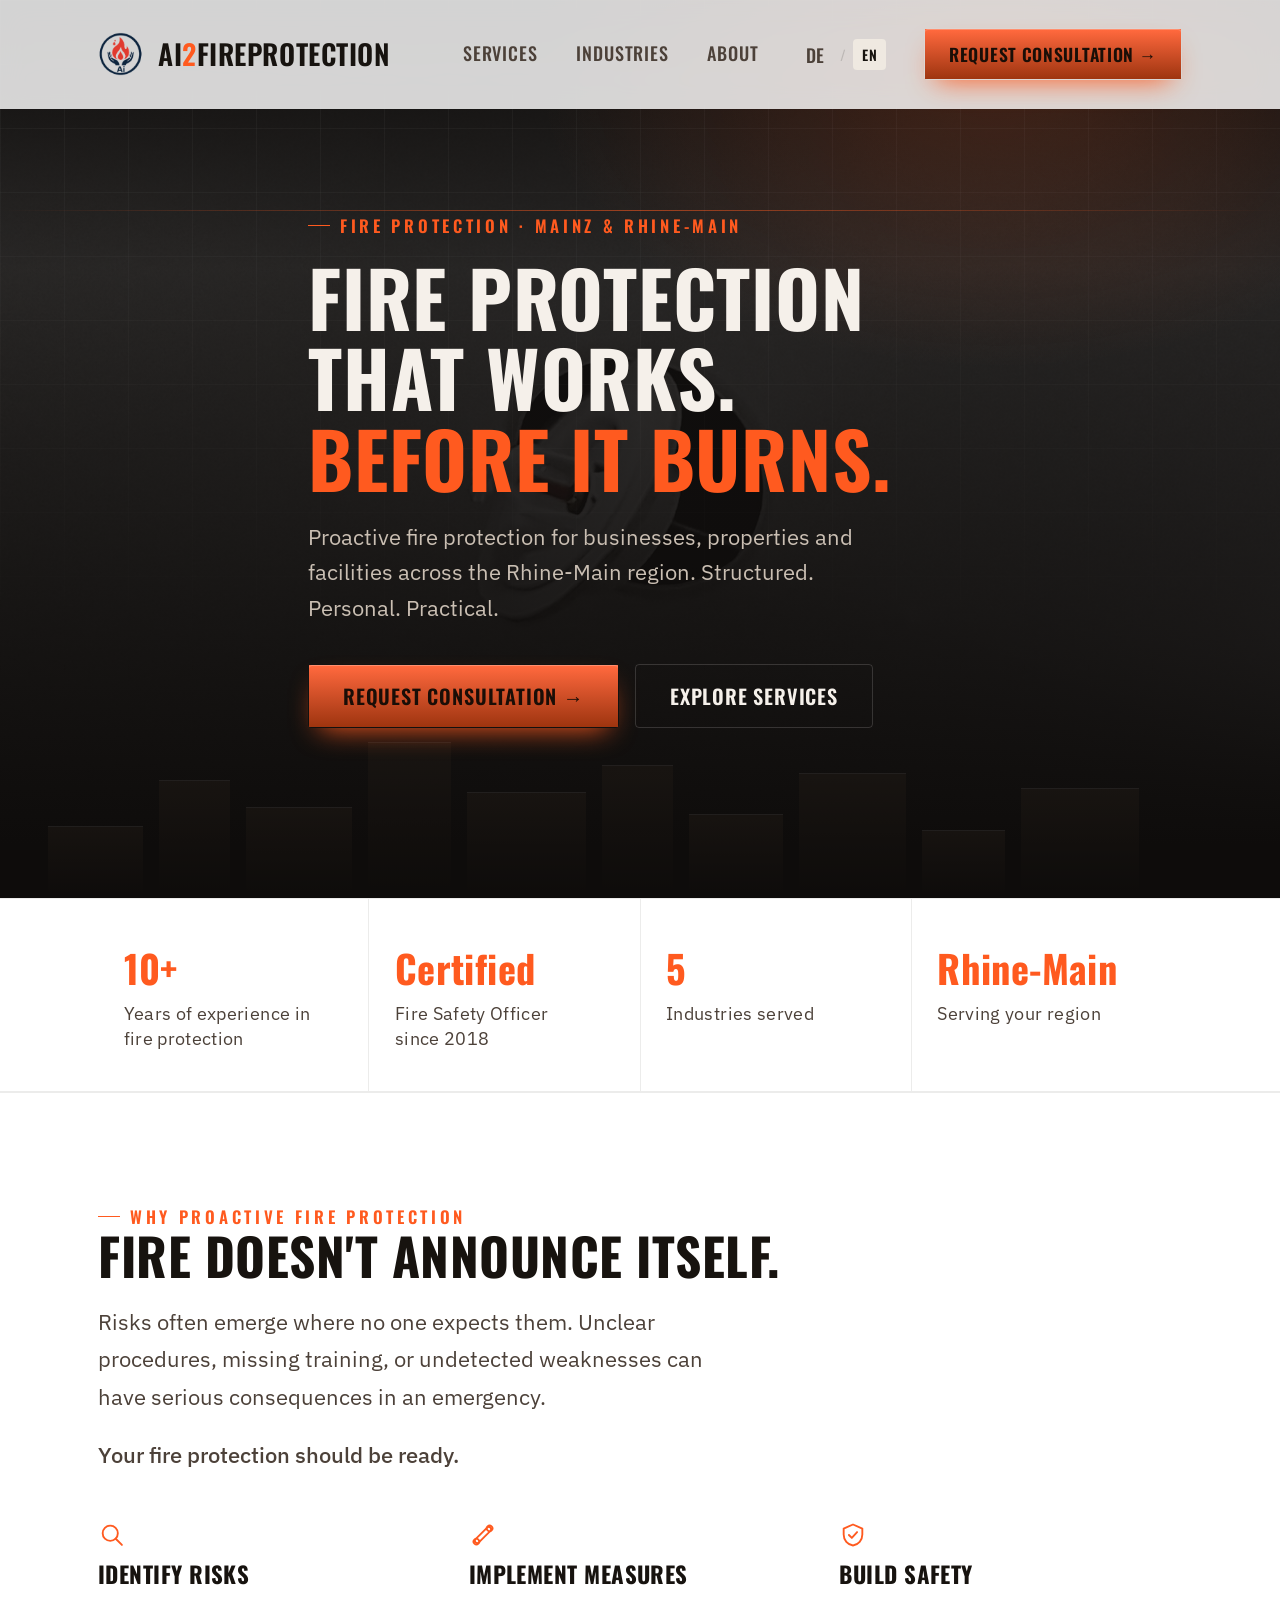
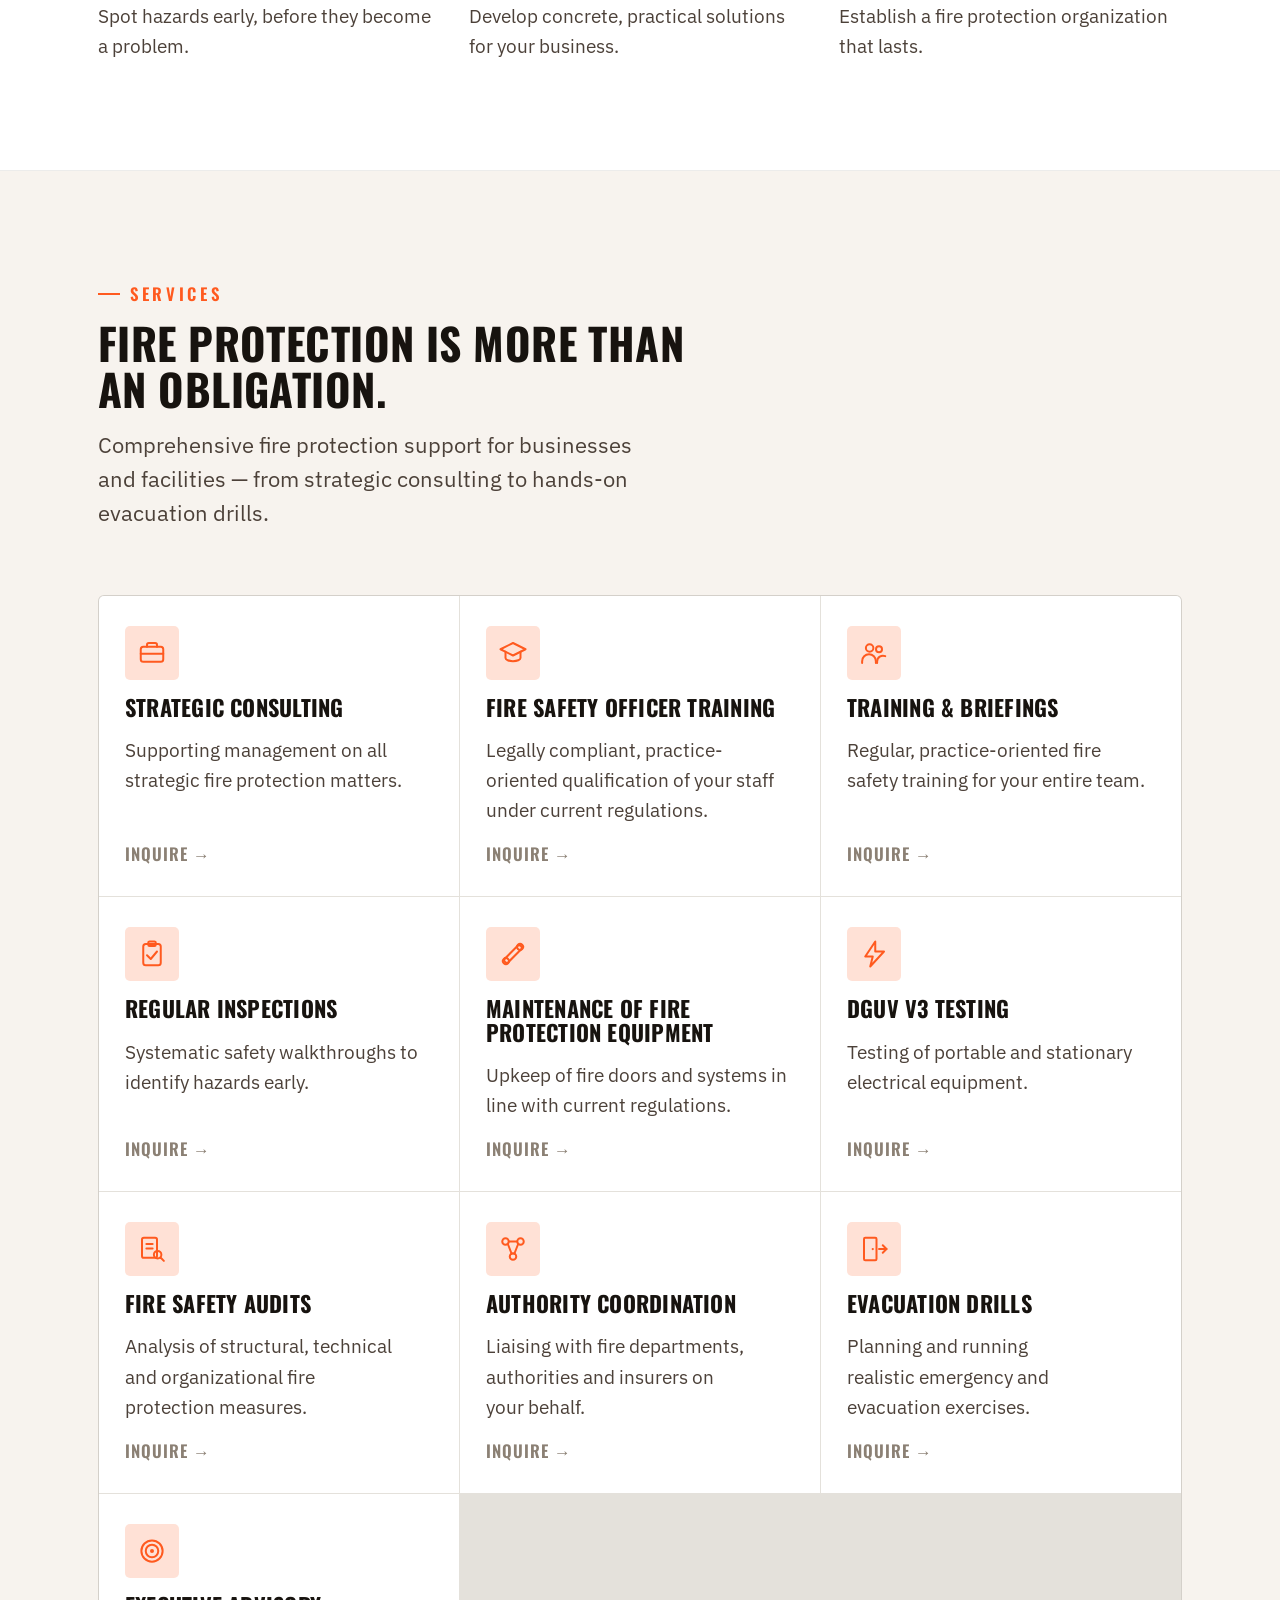
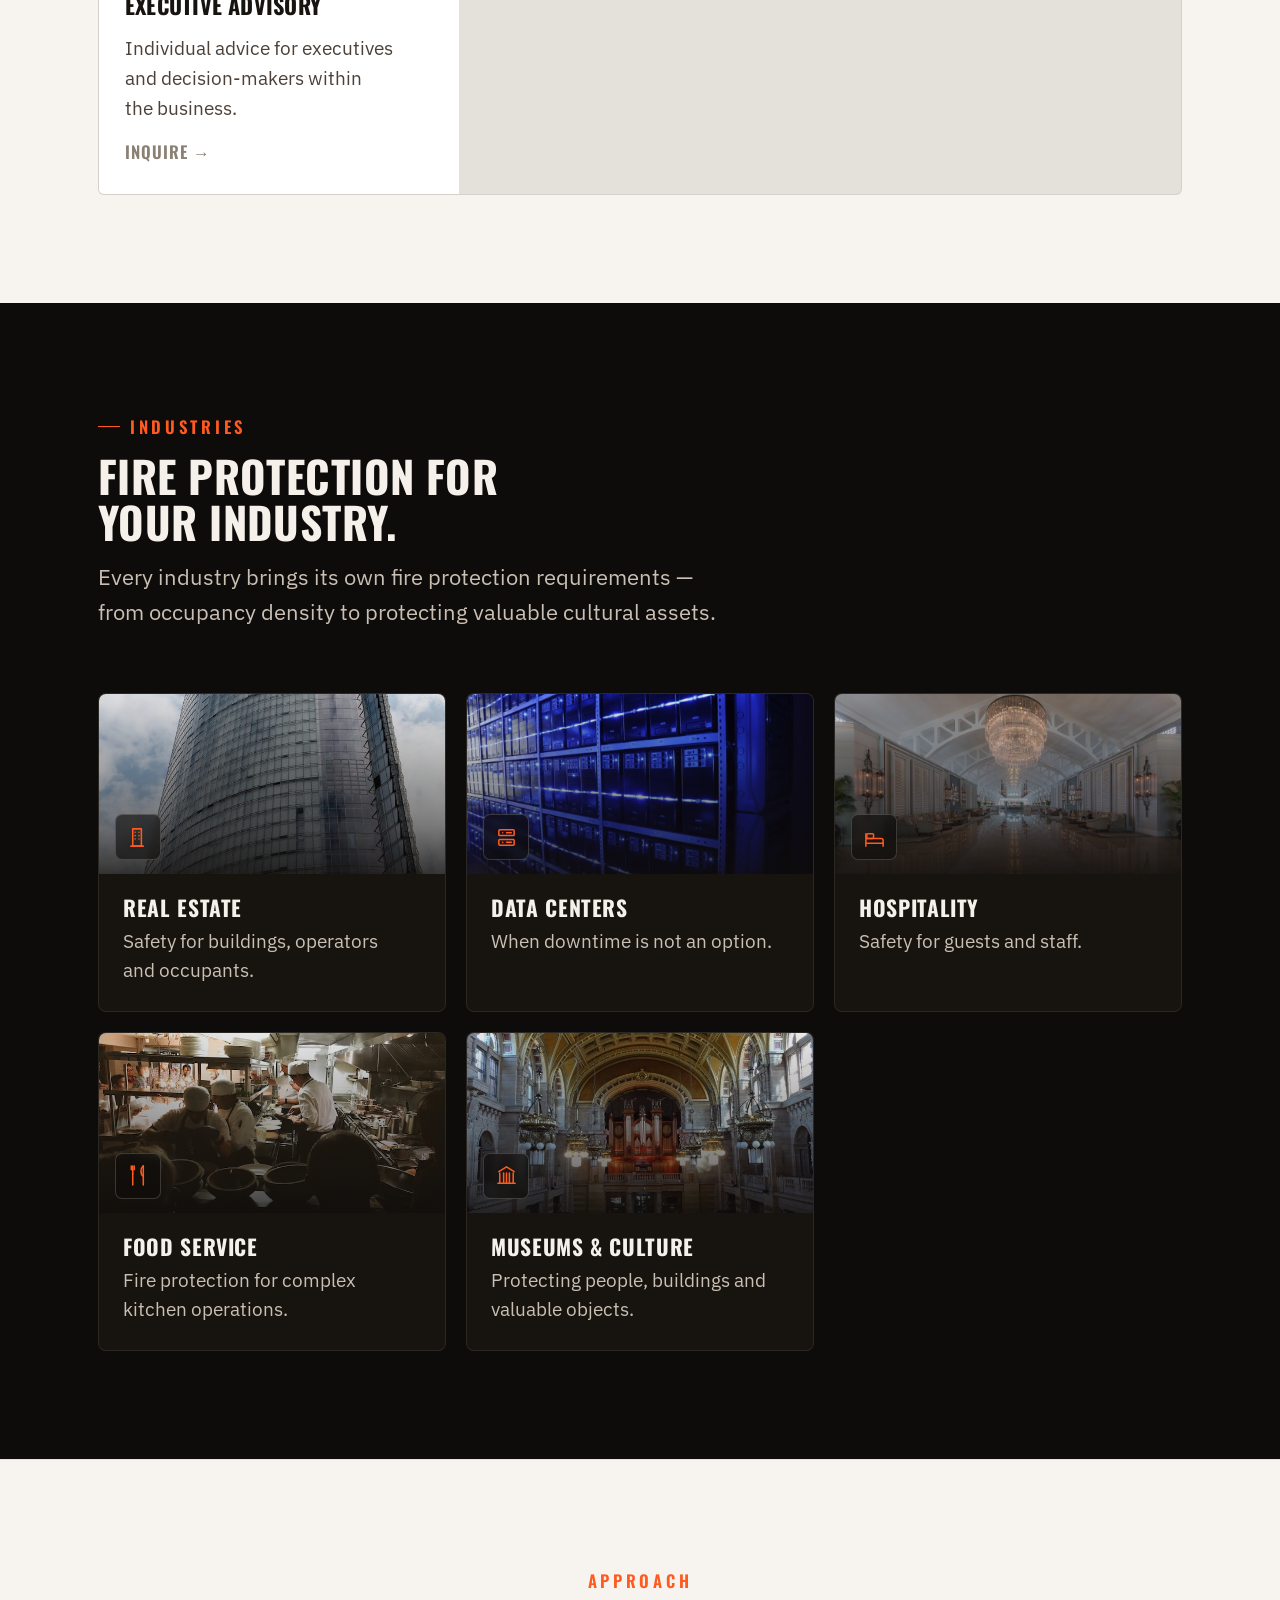
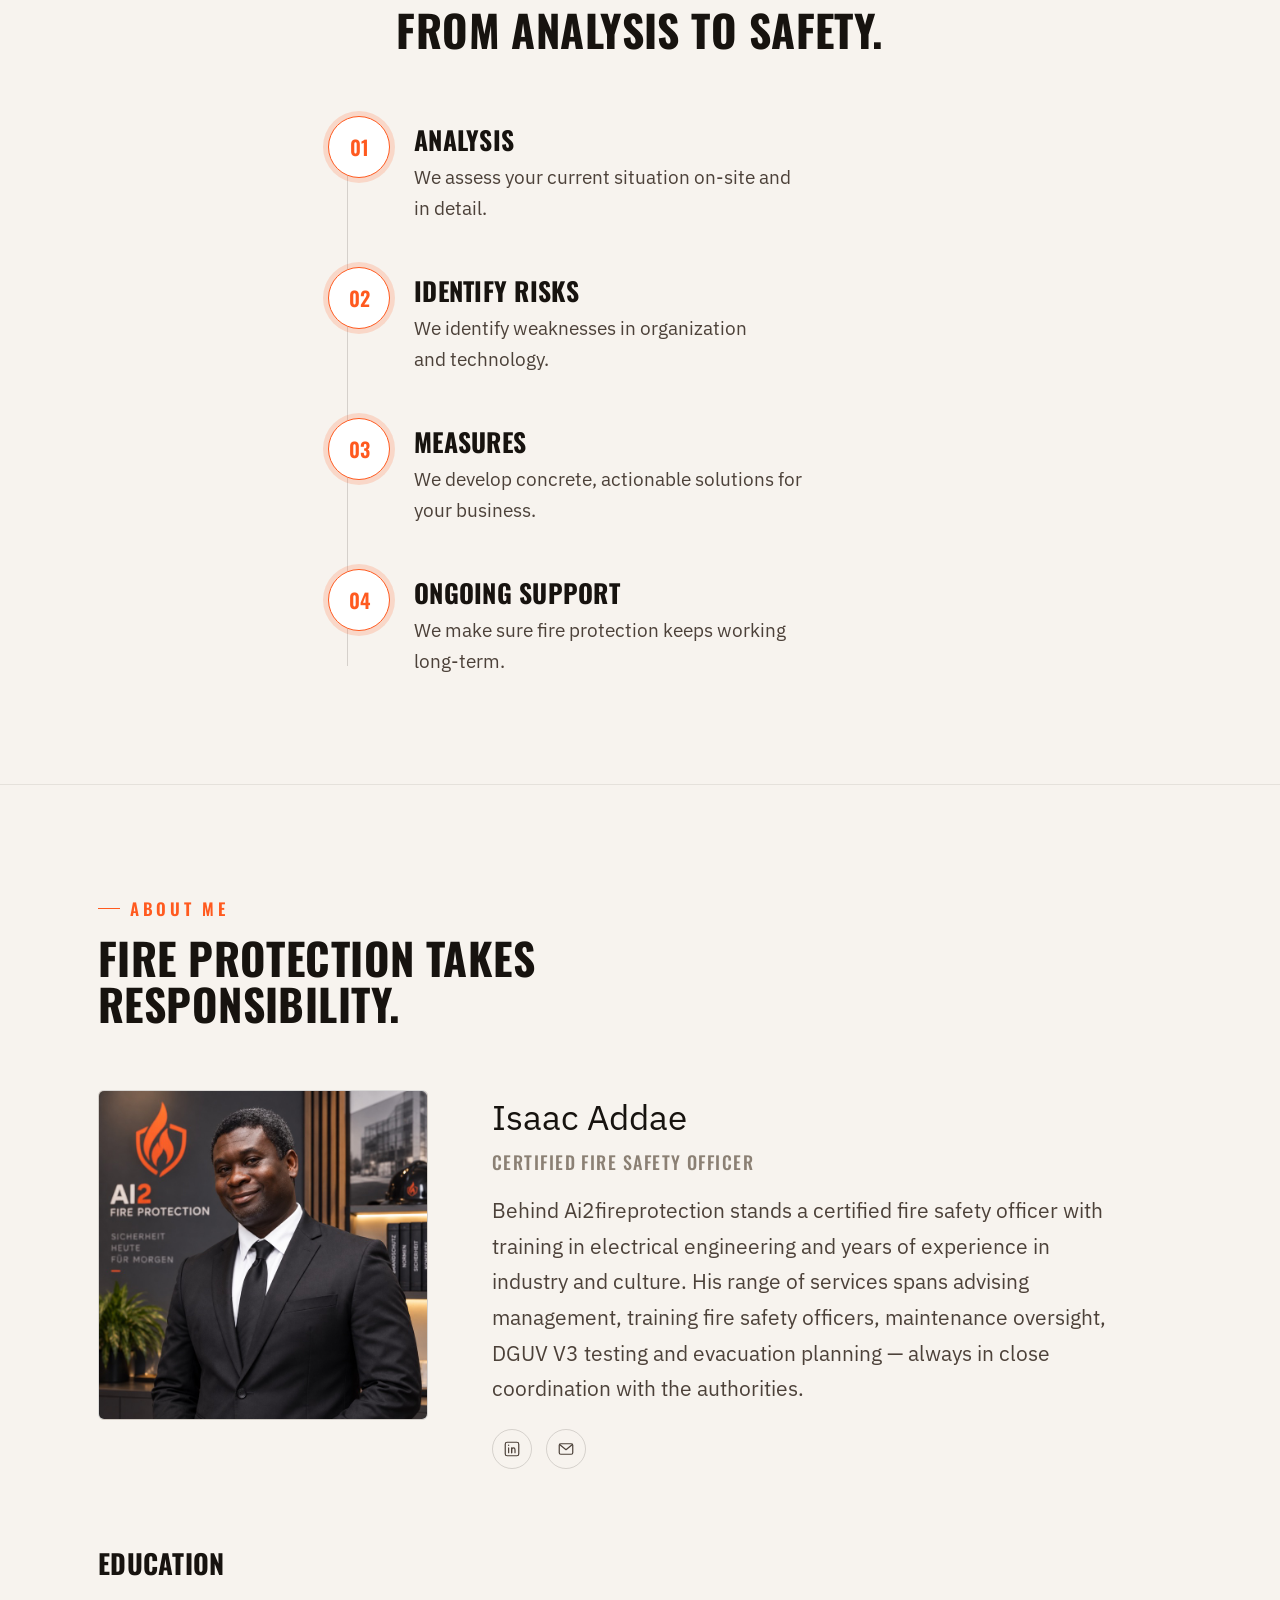
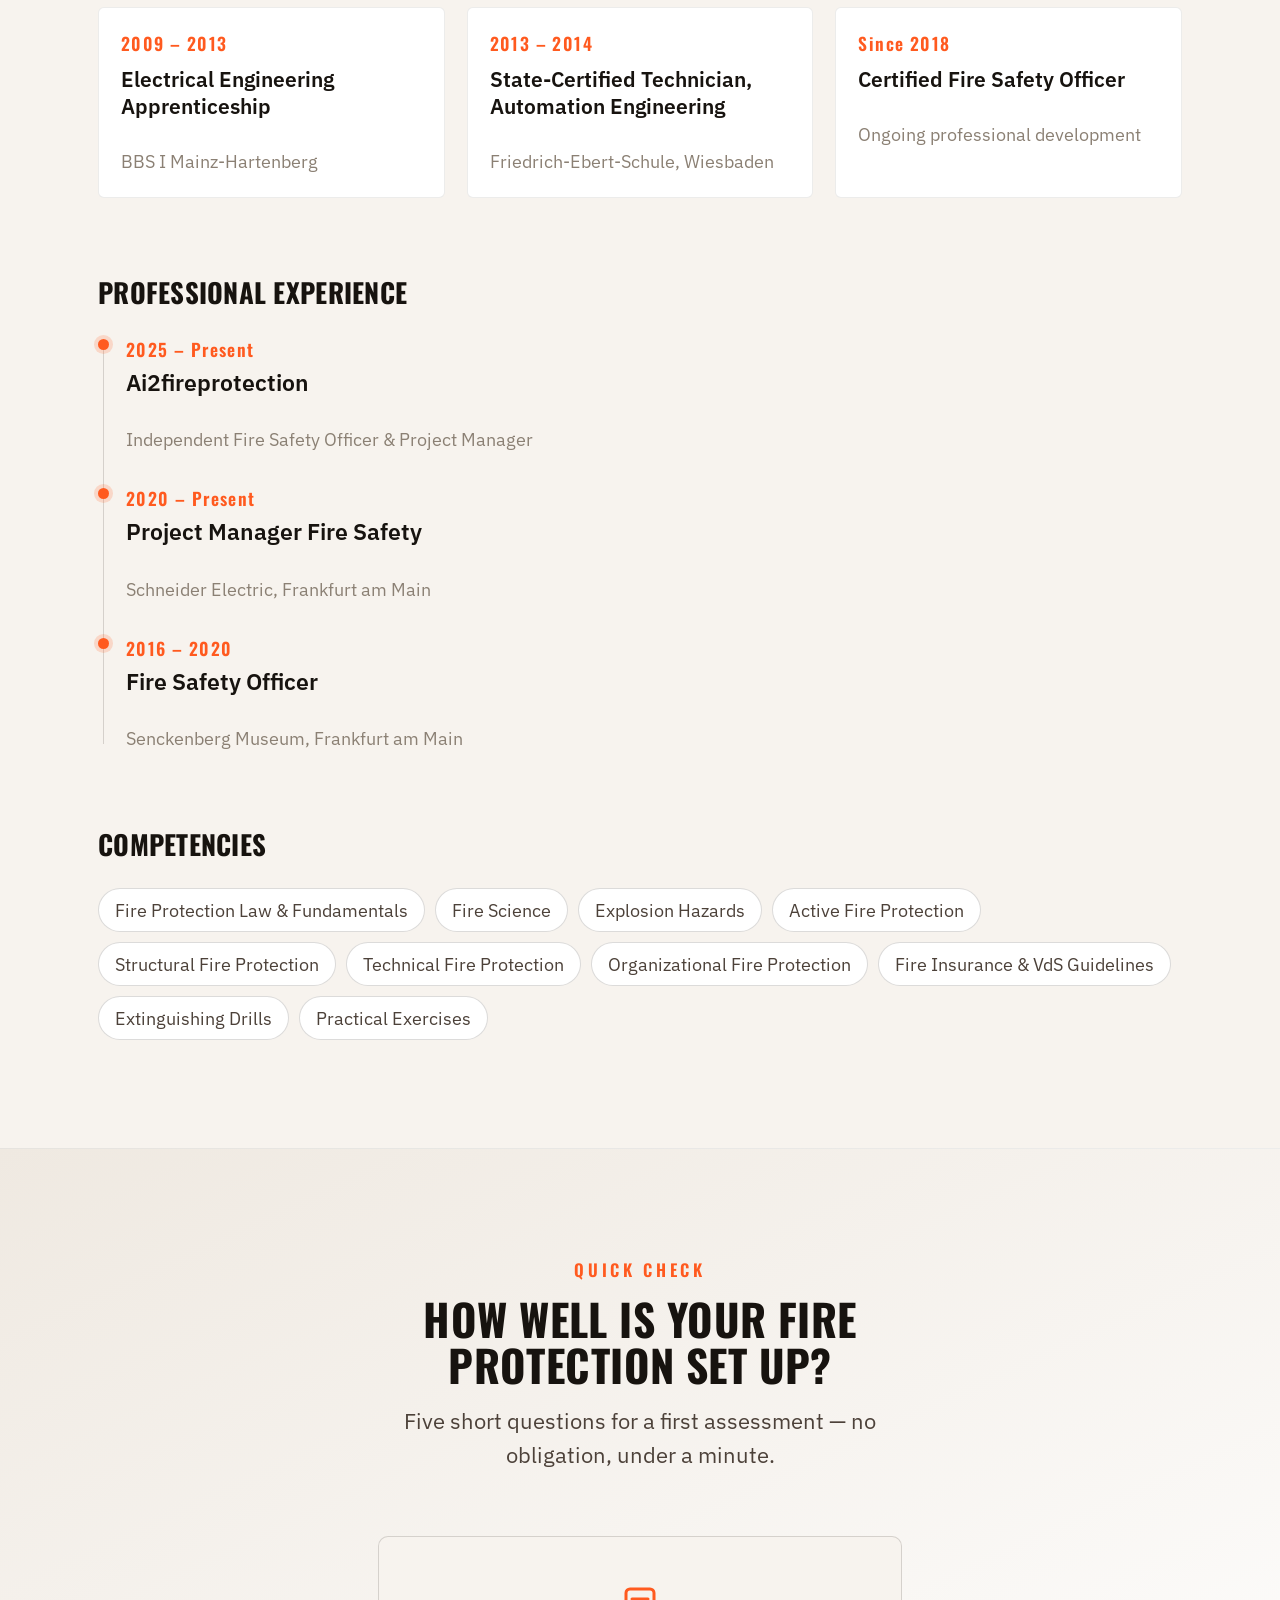
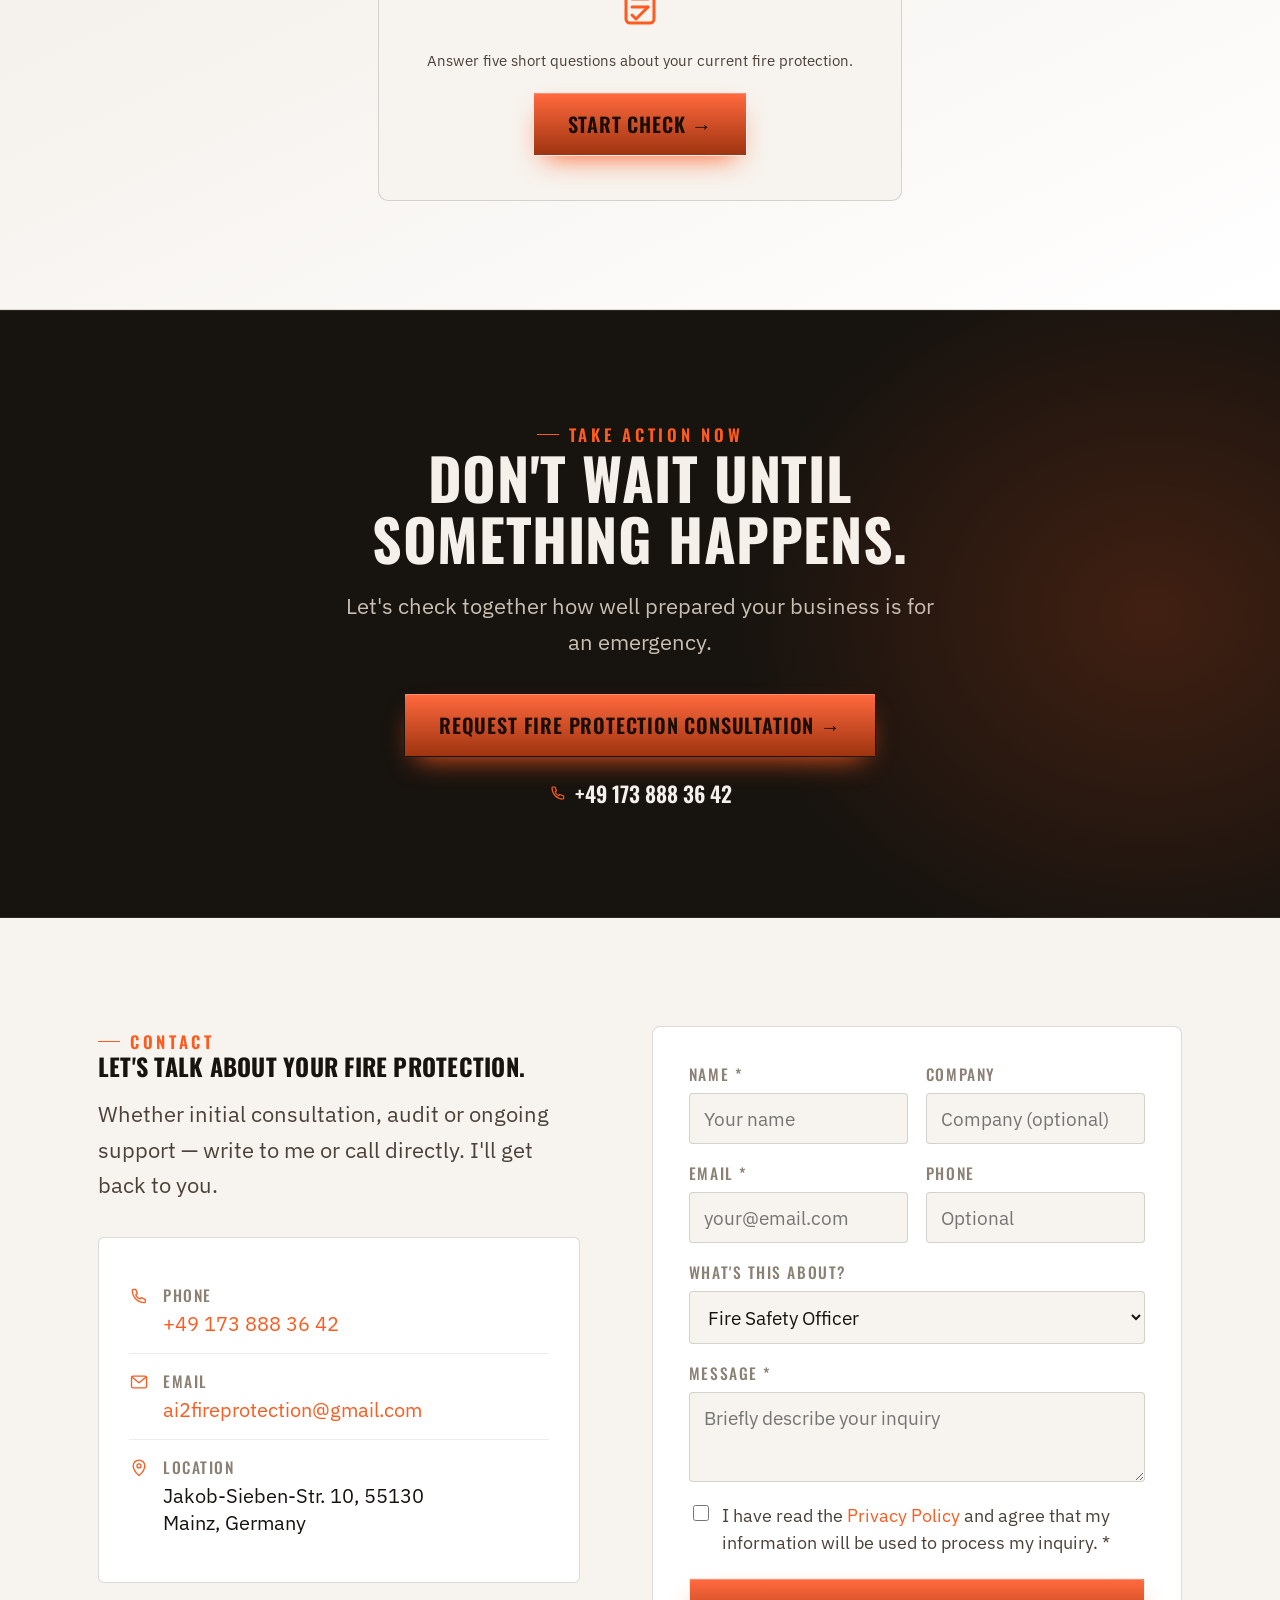
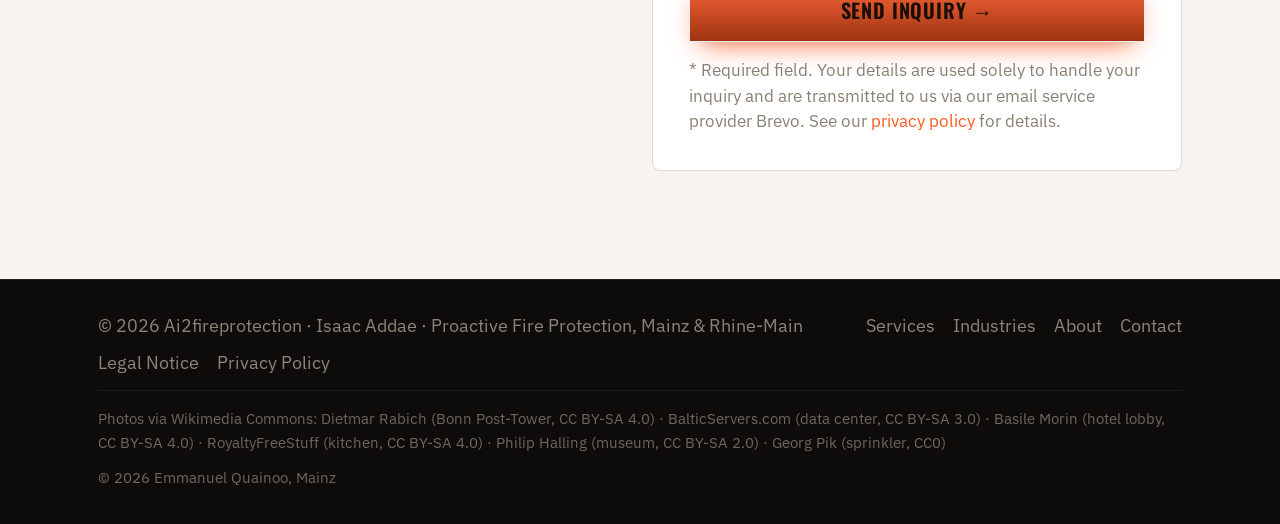
<file: en/index.html>
<!doctype html>
<html lang="en">
<head>
  <meta charset="UTF-8">
  <meta name="viewport" content="width=device-width, initial-scale=1">
  <title>Ai2fireprotection – Proactive Fire Protection Mainz &amp; Rhine-Main</title>
  <meta name="description" content="Certified fire safety officer in Mainz &amp; Rhine-Main: consulting, training, inspections, DGUV V3, evacuation planning – for real estate, data centers, hospitality, food service and museums.">
  <meta name="author" content="Isaac Addae – Ai2fireprotection">
  <meta name="theme-color" content="#0e0c0b">
  <link rel="canonical" href="https://ai2fireprotection.com/en/">
  <link rel="alternate" hreflang="de" href="https://ai2fireprotection.com/">
  <link rel="alternate" hreflang="en" href="https://ai2fireprotection.com/en/">
  <link rel="alternate" hreflang="x-default" href="https://ai2fireprotection.com/">
  <!-- Open Graph / Social Preview -->
  <meta property="og:type" content="website">
  <meta property="og:locale" content="en_US">
  <meta property="og:site_name" content="Ai2fireprotection">
  <meta property="og:title" content="Ai2fireprotection – Proactive Fire Protection Mainz &amp; Rhine-Main">
  <meta property="og:description" content="Certified fire safety officer for consulting, training, inspections, DGUV V3 and evacuation planning across the Rhine-Main region.">
  <meta property="og:url" content="https://ai2fireprotection.com/en/">
  <meta name="twitter:card" content="summary">
  <link rel="icon" href="../images/logo.png">
  <link rel="stylesheet" href="../styles.css">
  <script type="application/ld+json">
  {
    "@context": "https://schema.org",
    "@type": "LocalBusiness",
    "name": "Ai2fireprotection",
    "founder": { "@type": "Person", "name": "Isaac Addae" },
    "description": "Certified fire safety officer: consulting, training, inspections, DGUV V3, evacuation planning.",
    "address": {
      "@type": "PostalAddress",
      "streetAddress": "Jakob-Sieben-Str. 10",
      "postalCode": "55130",
      "addressLocality": "Mainz",
      "addressCountry": "DE"
    },
    "telephone": "+49 173 888 36 42",
    "email": "ai2fireprotection@gmail.com",
    "areaServed": "Rhine-Main",
    "url": "https://ai2fireprotection.com/en/"
  }
  </script>
</head>
<body>
<div class="page" id="top">

  <!-- NAV -->
  <header class="nav">
    <div class="container nav-inner">
      <a class="brand" href="#top">
        <img class="brand-mark" src="../images/logo.png" alt="Ai2fireprotection Logo">
        <span class="brand-word">Ai<b>2</b>FireProtection</span>
      </a>
      <input type="checkbox" id="nav-toggle" class="nav-toggle-input">
      <nav class="nav-links">
        <a href="#services">Services</a>
        <a href="#industries">Industries</a>
        <a href="#about">About</a>
        <div class="lang-switch">
          <a href="../index.html">DE</a>
          <span class="lang-sep">/</span>
          <span class="lang-current">EN</span>
        </div>
        <a href="#contact" class="btn btn-accent btn-sm">Request Consultation →</a>
      </nav>
      <label for="nav-toggle" class="nav-toggle-btn" aria-label="Open menu">
        <svg width="24" height="24" viewBox="0 0 24 24" fill="none" stroke="currentColor" stroke-width="1.6" stroke-linecap="round"><line x1="3" y1="6" x2="21" y2="6"/><line x1="3" y1="12" x2="21" y2="12"/><line x1="3" y1="18" x2="21" y2="18"/></svg>
      </label>
    </div>
  </header>

  <!-- HERO -->
  <section class="hero dark-band">
    <div class="hero-photo"><img src="../images/hero-sprinkler.jpg" alt="" loading="eager" width="1600" height="1600"></div>
    <div class="scanline"></div>
    <div class="skyline" aria-hidden="true">
      <i style="width:8%;height:38%;"></i><i style="width:6%;height:62%;"></i><i style="width:9%;height:48%;"></i>
      <i style="width:7%;height:82%;"></i><i style="width:10%;height:56%;"></i><i style="width:6%;height:70%;"></i>
      <i style="width:8%;height:44%;"></i><i style="width:9%;height:66%;"></i><i style="width:7%;height:36%;"></i>
      <i style="width:10%;height:58%;"></i>
    </div>
    <div class="container hero-inner">
      <span class="eyebrow reveal is-visible">Fire Protection · Mainz &amp; Rhine-Main</span>
      <h1 class="reveal is-visible reveal-1">Fire protection<br>that works.<em>Before it burns.</em></h1>
      <p class="hero-sub reveal is-visible reveal-2">Proactive fire protection for businesses, properties and facilities across the Rhine-Main region. Structured. Personal. Practical.</p>
      <div class="hero-cta reveal is-visible reveal-3">
        <a href="#contact" class="btn btn-accent">Request Consultation →</a>
        <a href="#services" class="btn btn-ghost">Explore Services</a>
      </div>
    </div>
  </section>

  <!-- STATS -->
  <div class="stats">
    <div class="container">
      <div class="stats-grid reveal">
        <div class="stat"><div class="stat-num" data-count-to="10" data-suffix="+">0+</div><div class="stat-label">Years of experience in fire protection</div></div>
        <div class="stat"><div class="stat-num">Certified</div><div class="stat-label">Fire Safety Officer since 2018</div></div>
        <div class="stat"><div class="stat-num" data-count-to="5" data-suffix="">0</div><div class="stat-label">Industries served</div></div>
        <div class="stat"><div class="stat-num">Rhine-Main</div><div class="stat-label">Serving your region</div></div>
      </div>
    </div>
  </div>

  <!-- PROBLEM -->
  <section class="problem">
    <div class="container">
      <div class="problem-head reveal">
        <span class="eyebrow">Why Proactive Fire Protection</span>
        <h2>Fire doesn't announce itself.</h2>
        <p>Risks often emerge where no one expects them. Unclear procedures, missing training, or undetected weaknesses can have serious consequences in an emergency.</p>
        <p class="problem-lead">Your fire protection should be ready.</p>
      </div>
      <div class="problem-grid reveal">
        <div class="problem-card">
          <svg width="28" height="28" viewBox="0 0 24 24" fill="none" stroke="currentColor" stroke-width="1.6" stroke-linecap="round" stroke-linejoin="round" style="color:var(--accent)"><circle cx="10.5" cy="10.5" r="6.5"/><line x1="15.2" y1="15.2" x2="20.5" y2="20.5"/></svg>
          <h3>Identify Risks</h3>
          <p>Spot hazards early, before they become a problem.</p>
        </div>
        <div class="problem-card">
          <svg width="28" height="28" viewBox="0 0 24 24" fill="none" stroke="currentColor" stroke-width="1.6" stroke-linecap="round" stroke-linejoin="round" style="color:var(--accent)"><g transform="rotate(45 12 12)"><rect x="10" y="3" width="4" height="18" rx="2"/><circle cx="12" cy="4" r="2.4"/><circle cx="12" cy="20" r="2.4"/></g></svg>
          <h3>Implement Measures</h3>
          <p>Develop concrete, practical solutions for your business.</p>
        </div>
        <div class="problem-card">
          <svg width="28" height="28" viewBox="0 0 24 24" fill="none" stroke="currentColor" stroke-width="1.6" stroke-linecap="round" stroke-linejoin="round" style="color:var(--accent)"><path d="M12 3 4 6.5v5C4 16.5 7.4 20.3 12 21c4.6-.7 8-4.5 8-9.5v-5L12 3Z"/><polyline points="8.5,12 11,14.5 15.5,9.5"/></svg>
          <h3>Build Safety</h3>
          <p>Establish a fire protection organization that lasts.</p>
        </div>
      </div>
    </div>
  </section>

  <!-- SERVICES -->
  <section id="services">
    <div class="container">
      <div class="section-head reveal">
        <span class="eyebrow">Services</span>
        <h2>Fire protection is more than an obligation.</h2>
        <p>Comprehensive fire protection support for businesses and facilities — from strategic consulting to hands-on evacuation drills.</p>
      </div>

      <div class="services-grid reveal">
        <div class="service-card">
          <div class="service-icon"><svg viewBox="0 0 24 24" fill="none" stroke="currentColor" stroke-width="1.6" stroke-linecap="round" stroke-linejoin="round"><rect x="3" y="7" width="18" height="12" rx="2"/><path d="M8 7V5.5A1.5 1.5 0 0 1 9.5 4h5A1.5 1.5 0 0 1 16 5.5V7"/><line x1="3" y1="12.5" x2="21" y2="12.5"/></svg></div>
          <h3>Strategic Consulting</h3>
          <p>Supporting management on all strategic fire protection matters.</p>
          <a class="service-link" href="#contact">Inquire →</a>
        </div>
        <div class="service-card">
          <div class="service-icon"><svg viewBox="0 0 24 24" fill="none" stroke="currentColor" stroke-width="1.6" stroke-linecap="round" stroke-linejoin="round"><polygon points="12,4 22,9 12,14 2,9"/><path d="M6 11v5c0 1.4 2.7 2.5 6 2.5s6-1.1 6-2.5v-5"/></svg></div>
          <h3>Fire Safety Officer Training</h3>
          <p>Legally compliant, practice-oriented qualification of your staff under current regulations.</p>
          <a class="service-link" href="#contact">Inquire →</a>
        </div>
        <div class="service-card">
          <div class="service-icon"><svg viewBox="0 0 24 24" fill="none" stroke="currentColor" stroke-width="1.6" stroke-linecap="round" stroke-linejoin="round"><circle cx="8.5" cy="8" r="3"/><circle cx="16" cy="9" r="2.4"/><path d="M2.5 20v-1.5A5.5 5.5 0 0 1 8 13a5.5 5.5 0 0 1 5.5 5.5V20"/><path d="M14.5 20v-1.2a4.7 4.7 0 0 1 6.5-4.3"/></svg></div>
          <h3>Training &amp; Briefings</h3>
          <p>Regular, practice-oriented fire safety training for your entire team.</p>
          <a class="service-link" href="#contact">Inquire →</a>
        </div>
        <div class="service-card">
          <div class="service-icon"><svg viewBox="0 0 24 24" fill="none" stroke="currentColor" stroke-width="1.6" stroke-linecap="round" stroke-linejoin="round"><rect x="5" y="4" width="14" height="17" rx="2"/><rect x="9" y="2" width="6" height="3.5" rx="1"/><polyline points="8,13 11,16 16,10"/></svg></div>
          <h3>Regular Inspections</h3>
          <p>Systematic safety walkthroughs to identify hazards early.</p>
          <a class="service-link" href="#contact">Inquire →</a>
        </div>
        <div class="service-card">
          <div class="service-icon"><svg viewBox="0 0 24 24" fill="none" stroke="currentColor" stroke-width="1.6" stroke-linecap="round" stroke-linejoin="round"><g transform="rotate(45 12 12)"><rect x="10" y="3" width="4" height="18" rx="2"/><circle cx="12" cy="4" r="2.4"/><circle cx="12" cy="20" r="2.4"/></g></svg></div>
          <h3>Maintenance of Fire Protection Equipment</h3>
          <p>Upkeep of fire doors and systems in line with current regulations.</p>
          <a class="service-link" href="#contact">Inquire →</a>
        </div>
        <div class="service-card">
          <div class="service-icon"><svg viewBox="0 0 24 24" fill="none" stroke="currentColor" stroke-width="1.6" stroke-linecap="round" stroke-linejoin="round"><polygon points="13,2 5,14 11,14 9,22 20,10 13,10"/></svg></div>
          <h3>DGUV V3 Testing</h3>
          <p>Testing of portable and stationary electrical equipment.</p>
          <a class="service-link" href="#contact">Inquire →</a>
        </div>
        <div class="service-card">
          <div class="service-icon"><svg viewBox="0 0 24 24" fill="none" stroke="currentColor" stroke-width="1.6" stroke-linecap="round" stroke-linejoin="round"><rect x="4" y="3" width="12" height="16" rx="1.5"/><line x1="7.5" y1="8" x2="12.5" y2="8"/><line x1="7.5" y1="11.5" x2="12.5" y2="11.5"/><circle cx="16.5" cy="16.5" r="3"/><line x1="18.8" y1="18.8" x2="21.5" y2="21.5"/></svg></div>
          <h3>Fire Safety Audits</h3>
          <p>Analysis of structural, technical and organizational fire protection measures.</p>
          <a class="service-link" href="#contact">Inquire →</a>
        </div>
        <div class="service-card">
          <div class="service-icon"><svg viewBox="0 0 24 24" fill="none" stroke="currentColor" stroke-width="1.6" stroke-linecap="round" stroke-linejoin="round"><circle cx="6" cy="6" r="2.6"/><circle cx="18" cy="6" r="2.6"/><circle cx="12" cy="18" r="2.6"/><line x1="7.8" y1="7.8" x2="11" y2="16"/><line x1="16.2" y1="7.8" x2="13" y2="16"/><line x1="8.7" y1="6" x2="15.3" y2="6"/></svg></div>
          <h3>Authority Coordination</h3>
          <p>Liaising with fire departments, authorities and insurers on your behalf.</p>
          <a class="service-link" href="#contact">Inquire →</a>
        </div>
        <div class="service-card">
          <div class="service-icon"><svg viewBox="0 0 24 24" fill="none" stroke="currentColor" stroke-width="1.6" stroke-linecap="round" stroke-linejoin="round"><rect x="4" y="3" width="10" height="18" rx="1"/><circle cx="11" cy="12" r="0.9" fill="currentColor" stroke="none"/><line x1="16" y1="12" x2="22" y2="12"/><polyline points="19,9 22,12 19,15"/></svg></div>
          <h3>Evacuation Drills</h3>
          <p>Planning and running realistic emergency and evacuation exercises.</p>
          <a class="service-link" href="#contact">Inquire →</a>
        </div>
        <div class="service-card">
          <div class="service-icon"><svg viewBox="0 0 24 24" fill="none" stroke="currentColor" stroke-width="1.6" stroke-linecap="round" stroke-linejoin="round"><circle cx="12" cy="12" r="8.5"/><circle cx="12" cy="12" r="5"/><circle cx="12" cy="12" r="1.6" fill="currentColor" stroke="none"/></svg></div>
          <h3>Executive Advisory</h3>
          <p>Individual advice for executives and decision-makers within the business.</p>
          <a class="service-link" href="#contact">Inquire →</a>
        </div>
      </div>
    </div>
  </section>

  <!-- INDUSTRIES -->
  <section id="industries" class="dark-band">
    <div class="container">
      <div class="section-head reveal">
        <span class="eyebrow">Industries</span>
        <h2>Fire protection for your industry.</h2>
        <p>Every industry brings its own fire protection requirements — from occupancy density to protecting valuable cultural assets.</p>
      </div>
      <div class="industries-grid reveal">
        <div class="industry-tile">
          <div class="industry-visual">
            <img src="../images/immobilien.jpg" alt="Modern office building with glass facade" loading="lazy" width="900" height="600">
            <div class="industry-icon-badge"><svg viewBox="0 0 24 24" fill="none" stroke="currentColor" stroke-width="1.6" stroke-linecap="round" stroke-linejoin="round"><rect x="6" y="3" width="9" height="18"/><line x1="8.5" y1="6.5" x2="8.5" y2="6.6"/><line x1="8.5" y1="10" x2="8.5" y2="10.1"/><line x1="8.5" y1="13.5" x2="8.5" y2="13.6"/><line x1="12.5" y1="6.5" x2="12.5" y2="6.6"/><line x1="12.5" y1="10" x2="12.5" y2="10.1"/><line x1="12.5" y1="13.5" x2="12.5" y2="13.6"/><line x1="4" y1="21" x2="17" y2="21"/></svg></div>
          </div>
          <div class="industry-body"><h3>Real Estate</h3><p>Safety for buildings, operators and occupants.</p></div>
        </div>
        <div class="industry-tile">
          <div class="industry-visual">
            <img src="../images/rechenzentren.jpg" alt="Server room in a data center" loading="lazy" width="900" height="597">
            <div class="industry-icon-badge"><svg viewBox="0 0 24 24" fill="none" stroke="currentColor" stroke-width="1.6" stroke-linecap="round" stroke-linejoin="round"><rect x="4" y="4" width="16" height="6" rx="1"/><rect x="4" y="14" width="16" height="6" rx="1"/><line x1="8" y1="7" x2="8" y2="7.1"/><line x1="8" y1="17" x2="8" y2="17.1"/><line x1="12" y1="7" x2="17" y2="7"/><line x1="12" y1="17" x2="17" y2="17"/></svg></div>
          </div>
          <div class="industry-body"><h3>Data Centers</h3><p>When downtime is not an option.</p></div>
        </div>
        <div class="industry-tile">
          <div class="industry-visual">
            <img src="../images/hotellerie.jpg" alt="Elegant hotel lobby" loading="lazy" width="900" height="506">
            <div class="industry-icon-badge"><svg viewBox="0 0 24 24" fill="none" stroke="currentColor" stroke-width="1.6" stroke-linecap="round" stroke-linejoin="round"><rect x="4" y="8" width="7" height="5" rx="1"/><path d="M3 21v-6a2 2 0 0 1 2-2h14a2 2 0 0 1 2 2v6"/><line x1="3" y1="18" x2="21" y2="18"/><line x1="3" y1="13" x2="3" y2="8"/></svg></div>
          </div>
          <div class="industry-body"><h3>Hospitality</h3><p>Safety for guests and staff.</p></div>
        </div>
        <div class="industry-tile">
          <div class="industry-visual">
            <img src="../images/gastronomie.jpg" alt="Professional commercial kitchen" loading="lazy" width="650" height="488">
            <div class="industry-icon-badge"><svg viewBox="0 0 24 24" fill="none" stroke="currentColor" stroke-width="1.6" stroke-linecap="round" stroke-linejoin="round"><line x1="6" y1="2" x2="6" y2="10"/><line x1="4.5" y1="2" x2="4.5" y2="6"/><line x1="7.5" y1="2" x2="7.5" y2="6"/><line x1="6" y1="10" x2="6" y2="22"/><path d="M17 2c-1.6 1.4-2.4 3-2.4 5.4S15.4 12 17 13"/><line x1="17" y1="2" x2="17" y2="22"/></svg></div>
          </div>
          <div class="industry-body"><h3>Food Service</h3><p>Fire protection for complex kitchen operations.</p></div>
        </div>
        <div class="industry-tile">
          <div class="industry-visual">
            <img src="../images/museen.jpg" alt="Museum exhibition hall" loading="lazy" width="675" height="900">
            <div class="industry-icon-badge"><svg viewBox="0 0 24 24" fill="none" stroke="currentColor" stroke-width="1.6" stroke-linecap="round" stroke-linejoin="round"><polyline points="4,8 12,3 20,8"/><line x1="3" y1="20" x2="21" y2="20"/><line x1="5" y1="20" x2="5" y2="9.5"/><line x1="9" y1="20" x2="9" y2="9.5"/><line x1="12" y1="20" x2="12" y2="9.5"/><line x1="15" y1="20" x2="15" y2="9.5"/><line x1="19" y1="20" x2="19" y2="9.5"/></svg></div>
          </div>
          <div class="industry-body"><h3>Museums &amp; Culture</h3><p>Protecting people, buildings and valuable objects.</p></div>
        </div>
      </div>
    </div>
  </section>

  <hr class="divider">

  <!-- PROCESS -->
  <section>
    <div class="container">
      <div class="section-head center reveal">
        <span class="eyebrow">Approach</span>
        <h2>From analysis to safety.</h2>
      </div>
      <div class="process-list">
        <div class="process-step reveal">
          <div class="process-num">01</div>
          <div class="process-text"><h3>Analysis</h3><p>We assess your current situation on-site and in detail.</p></div>
        </div>
        <div class="process-step reveal">
          <div class="process-num">02</div>
          <div class="process-text"><h3>Identify Risks</h3><p>We identify weaknesses in organization and technology.</p></div>
        </div>
        <div class="process-step reveal">
          <div class="process-num">03</div>
          <div class="process-text"><h3>Measures</h3><p>We develop concrete, actionable solutions for your business.</p></div>
        </div>
        <div class="process-step reveal">
          <div class="process-num">04</div>
          <div class="process-text"><h3>Ongoing Support</h3><p>We make sure fire protection keeps working long-term.</p></div>
        </div>
      </div>
    </div>
  </section>

  <hr class="divider">

  <!-- ABOUT -->
  <section id="about">
    <div class="container">
      <div class="section-head reveal">
        <span class="eyebrow">About Me</span>
        <h2>Fire protection takes responsibility.</h2>
      </div>

      <div class="about-top reveal">
        <div class="avatar"><img src="../images/isaac-addae.jpg" alt="Isaac Addae, Managing Director of Ai2fireprotection" width="800" height="800" loading="lazy"></div>
        <div>
          <div class="about-name">Isaac Addae</div>
          <div class="about-role">Certified Fire Safety Officer</div>
          <p class="about-bio">Behind Ai2fireprotection stands a certified fire safety officer with training in electrical engineering and years of experience in industry and culture. His range of services spans advising management, training fire safety officers, maintenance oversight, DGUV&nbsp;V3 testing and evacuation planning — always in close coordination with the authorities.</p>
          <div class="about-links">
            <a class="icon-link" href="https://www.linkedin.com/in/isaac-yaw-addae-30a428b4/" target="_blank" rel="noopener" aria-label="LinkedIn profile">
              <svg viewBox="0 0 24 24" fill="none" stroke="currentColor" stroke-width="1.6" stroke-linecap="round" stroke-linejoin="round"><rect x="3" y="3" width="18" height="18" rx="2.5"/><line x1="7.5" y1="10.5" x2="7.5" y2="17"/><circle cx="7.5" cy="7" r="0.9" fill="currentColor" stroke="none"/><path d="M11.5 17v-4.2c0-1.4 1-2.3 2.3-2.3 1.3 0 2.2 1 2.2 2.4V17"/><line x1="11.5" y1="10.5" x2="11.5" y2="17"/></svg>
            </a>
            <a class="icon-link" href="mailto:ai2fireprotection@gmail.com" aria-label="Send email">
              <svg viewBox="0 0 24 24" fill="none" stroke="currentColor" stroke-width="1.6" stroke-linecap="round" stroke-linejoin="round"><rect x="3" y="5" width="18" height="14" rx="2"/><polyline points="3.5,6 12,13 20.5,6"/></svg>
            </a>
          </div>
        </div>
      </div>

      <div class="sub-head reveal"><h3>Education</h3></div>
      <div class="creds reveal">
        <div class="cred-card">
          <div class="cred-year">2009 – 2013</div>
          <h4>Electrical Engineering Apprenticeship</h4>
          <p>BBS I Mainz-Hartenberg</p>
        </div>
        <div class="cred-card">
          <div class="cred-year">2013 – 2014</div>
          <h4>State-Certified Technician, Automation Engineering</h4>
          <p>Friedrich-Ebert-Schule, Wiesbaden</p>
        </div>
        <div class="cred-card">
          <div class="cred-year">Since 2018</div>
          <h4>Certified Fire Safety Officer</h4>
          <p>Ongoing professional development</p>
        </div>
      </div>

      <div class="sub-head reveal" id="experience"><h3>Professional Experience</h3></div>
      <div class="timeline reveal">
        <div class="tl-item">
          <span class="tl-dot"></span>
          <div class="tl-year">2025 – Present</div>
          <h4>Ai2fireprotection</h4>
          <div class="place">Independent Fire Safety Officer &amp; Project Manager</div>
        </div>
        <div class="tl-item">
          <span class="tl-dot"></span>
          <div class="tl-year">2020 – Present</div>
          <h4>Project Manager Fire Safety</h4>
          <div class="place">Schneider Electric, Frankfurt am Main</div>
        </div>
        <div class="tl-item">
          <span class="tl-dot"></span>
          <div class="tl-year">2016 – 2020</div>
          <h4>Fire Safety Officer</h4>
          <div class="place">Senckenberg Museum, Frankfurt am Main</div>
        </div>
      </div>

      <div class="sub-head reveal"><h3>Competencies</h3></div>
      <div class="tags reveal">
        <span class="tag">Fire Protection Law &amp; Fundamentals</span>
        <span class="tag">Fire Science</span>
        <span class="tag">Explosion Hazards</span>
        <span class="tag">Active Fire Protection</span>
        <span class="tag">Structural Fire Protection</span>
        <span class="tag">Technical Fire Protection</span>
        <span class="tag">Organizational Fire Protection</span>
        <span class="tag">Fire Insurance &amp; VdS Guidelines</span>
        <span class="tag">Extinguishing Drills</span>
        <span class="tag">Practical Exercises</span>
      </div>
    </div>
  </section>

  <!-- FIRE SAFETY CHECK -->
  <section class="check" id="check">
    <div class="container check-wrap">
      <div class="section-head center reveal">
        <span class="eyebrow">Quick Check</span>
        <h2>How well is your fire protection set up?</h2>
        <p>Five short questions for a first assessment — no obligation, under a minute.</p>
      </div>

      <div class="check-panel reveal">
        <div class="center-col" id="check-intro">
          <svg class="check-intro-icon" viewBox="0 0 24 24" fill="none" stroke="currentColor" stroke-width="1.5" stroke-linecap="round" stroke-linejoin="round"><rect x="5" y="4" width="14" height="17" rx="2"/><line x1="8" y1="9" x2="16" y2="9"/><line x1="8" y1="13" x2="16" y2="13"/><polyline points="8,17 10,19 16,13"/></svg>
          <p style="color:var(--text-dim); font-size:15px; margin-bottom:22px;">Answer five short questions about your current fire protection.</p>
          <button type="button" class="btn btn-accent" onclick="checkStart()">Start Check →</button>
        </div>

        <div id="check-question" style="display:none;">
          <div class="check-progress">
            <span class="check-dot" id="check-dot-0"></span>
            <span class="check-dot" id="check-dot-1"></span>
            <span class="check-dot" id="check-dot-2"></span>
            <span class="check-dot" id="check-dot-3"></span>
            <span class="check-dot" id="check-dot-4"></span>
          </div>
          <div class="check-q" id="check-q-text"></div>
          <div class="check-options">
            <div class="check-option" id="check-option-good" onclick="checkAnswer(true)"></div>
            <div class="check-option" id="check-option-bad" onclick="checkAnswer(false)"></div>
          </div>
        </div>

        <div class="check-result center-col" id="check-result" style="display:none;">
          <svg class="check-result-icon" viewBox="0 0 24 24" fill="none" stroke="currentColor" stroke-width="1.5" stroke-linecap="round" stroke-linejoin="round"><path d="M12 3 4 6.5v5C4 16.5 7.4 20.3 12 21c4.6-.7 8-4.5 8-9.5v-5L12 3Z"/><polyline points="8.5,12 11,14.5 15.5,9.5"/></svg>
          <p id="check-result-text"></p>
          <a class="btn btn-accent" href="#contact">Request Personal Consultation →</a>
          <span class="check-restart" onclick="checkRestart()">Restart check</span>
        </div>
      </div>
    </div>
  </section>

  <!-- CTA BANNER -->
  <section class="cta-banner dark-band">
    <div class="container cta-inner reveal">
      <span class="eyebrow" style="justify-content:center;">Take Action Now</span>
      <h2>Don't wait until something happens.</h2>
      <p>Let's check together how well prepared your business is for an emergency.</p>
      <div class="cta-row">
        <a class="btn btn-accent" href="#contact">Request Fire Protection Consultation →</a>
        <a class="cta-phone" href="tel:+491738883642">
          <svg viewBox="0 0 24 24" fill="none" stroke="currentColor" stroke-width="1.6" stroke-linecap="round" stroke-linejoin="round"><path d="M4 5c0-.6.4-1 1-1h3l2 5-2 1.5c1 2.3 2.7 4 5 5L14.5 14l5 2v3c0 .6-.4 1-1 1C10.5 20 4 13.5 4 5Z"/></svg>
          +49 173 888 36 42
        </a>
      </div>
    </div>
  </section>

  <!-- CONTACT -->
  <section id="contact">
    <div class="container contact-wrap">
      <div class="reveal">
        <span class="eyebrow">Contact</span>
        <h2>Let's talk about your fire protection.</h2>
        <p class="contact-sub">Whether initial consultation, audit or ongoing support — write to me or call directly. I'll get back to you.</p>
        <div class="contact-card">
          <div class="contact-row">
            <svg viewBox="0 0 24 24" fill="none" stroke="currentColor" stroke-width="1.6" stroke-linecap="round" stroke-linejoin="round"><path d="M4 5c0-.6.4-1 1-1h3l2 5-2 1.5c1 2.3 2.7 4 5 5L14.5 14l5 2v3c0 .6-.4 1-1 1C10.5 20 4 13.5 4 5Z"/></svg>
            <div><div class="lbl">Phone</div><div class="val"><a href="tel:+491738883642">+49 173 888 36 42</a></div></div>
          </div>
          <div class="contact-row">
            <svg viewBox="0 0 24 24" fill="none" stroke="currentColor" stroke-width="1.6" stroke-linecap="round" stroke-linejoin="round"><rect x="3" y="5" width="18" height="14" rx="2"/><polyline points="3.5,6 12,13 20.5,6"/></svg>
            <div><div class="lbl">Email</div><div class="val"><a href="mailto:ai2fireprotection@gmail.com">ai2fireprotection@gmail.com</a></div></div>
          </div>
          <div class="contact-row">
            <svg viewBox="0 0 24 24" fill="none" stroke="currentColor" stroke-width="1.6" stroke-linecap="round" stroke-linejoin="round"><path d="M12 21s7-6.1 7-11.5A7 7 0 0 0 5 9.5C5 14.9 12 21 12 21Z"/><circle cx="12" cy="9.5" r="2.4"/></svg>
            <div><div class="lbl">Location</div><div class="val">Jakob-Sieben-Str. 10, 55130 Mainz, Germany</div></div>
          </div>
        </div>
      </div>

      <form class="form reveal" id="contact-form" novalidate>
        <div class="hp-field" aria-hidden="true" style="position:absolute;left:-9999px;width:1px;height:1px;overflow:hidden;"><label for="f-website">Website</label><input id="f-website" name="website" type="text" tabindex="-1" autocomplete="off"></div>
        <div class="form-grid">
          <div class="field"><label for="f-name">Name *</label><input id="f-name" name="name" type="text" placeholder="Your name" required autocomplete="name"></div>
          <div class="field"><label for="f-company">Company</label><input id="f-company" name="company" type="text" placeholder="Company (optional)" autocomplete="organization"></div>
          <div class="field"><label for="f-email">Email *</label><input id="f-email" name="email" type="email" placeholder="your@email.com" required autocomplete="email"></div>
          <div class="field"><label for="f-phone">Phone</label><input id="f-phone" name="phone" type="tel" placeholder="Optional" autocomplete="tel"></div>
          <div class="field full">
            <label for="f-topic">What's this about?</label>
            <select id="f-topic" name="topic">
              <option>Fire Safety Officer</option>
              <option>Fire Safety Inspection</option>
              <option>Consulting</option>
              <option>Training</option>
              <option>Risk Assessment</option>
              <option>Other</option>
            </select>
          </div>
          <div class="field full"><label for="f-message">Message *</label><textarea id="f-message" name="message" placeholder="Briefly describe your inquiry" required></textarea></div>
        </div>
        <div class="field-check">
          <input type="checkbox" id="f-consent" required>
          <label for="f-consent">I have read the <a href="privacy-policy.html" target="_blank" rel="noopener">Privacy Policy</a> and agree that my information will be used to process my inquiry. *</label>
        </div>
        <p class="field-error" id="form-error">Please fill in all required fields and confirm the privacy policy.</p>
        <button type="submit" id="f-submit" class="btn btn-accent btn-block">Send Inquiry →</button>
        <p class="field-ok" id="form-ok" role="status">Thank you! Your inquiry has been received. You will shortly receive a confirmation by email – we will get back to you.</p>
        <p class="field-error" id="form-fail" role="alert">Your inquiry could not be sent right now. Please try again or write to us directly at <a href="mailto:ai2fireprotection@gmail.com">ai2fireprotection@gmail.com</a>.</p>
        <p class="form-note">* Required field. Your details are used solely to handle your inquiry and are transmitted to us via our email service provider Brevo. See our <a href="privacy-policy.html">privacy policy</a> for details.</p>
      </form>
    </div>
  </section>

  <footer class="dark-band">
    <div class="container">
      <div class="footer-inner">
        <span>© 2026 Ai2fireprotection · Isaac Addae · Proactive Fire Protection, Mainz &amp; Rhine-Main</span>
        <nav class="footer-nav">
          <a href="#services">Services</a>
          <a href="#industries">Industries</a>
          <a href="#about">About</a>
          <a href="#contact">Contact</a>
        </nav>
        <span class="fine"><a href="legal-notice.html">Legal Notice</a><a href="privacy-policy.html">Privacy Policy</a></span>
      </div>
      <p class="photo-credits">Photos via Wikimedia Commons: Dietmar Rabich (Bonn Post-Tower, CC BY-SA 4.0) · BalticServers.com (data center, CC BY-SA 3.0) · Basile Morin (hotel lobby, CC BY-SA 4.0) · RoyaltyFreeStuff (kitchen, CC BY-SA 4.0) · Philip Halling (museum, CC BY-SA 2.0) · Georg Pik (sprinkler, CC0)</p>
      <p class="site-credit">© 2026 Emmanuel Quainoo, Mainz</p>
    </div>
  </footer>

  <!-- STICKY MOBILE CTA -->
  <div class="sticky-cta dark-band">
    <a class="icon-link" href="tel:+491738883642" aria-label="Call">
      <svg viewBox="0 0 24 24" fill="none" stroke="currentColor" stroke-width="1.6" stroke-linecap="round" stroke-linejoin="round"><path d="M4 5c0-.6.4-1 1-1h3l2 5-2 1.5c1 2.3 2.7 4 5 5L14.5 14l5 2v3c0 .6-.4 1-1 1C10.5 20 4 13.5 4 5Z"/></svg>
    </a>
    <a class="btn btn-accent" href="#contact">Request Consultation</a>
  </div>
</div>

<script>
(function () {
  var CHECK_QUESTIONS = [
    { text: "Do you currently have a designated fire safety officer?", good: "Yes", bad: "No" },
    { text: "Was your last fire safety inspection within the last 6 months?", good: "Yes", bad: "Longer ago / unknown" },
    { text: "Are your employees regularly briefed on fire safety?", good: "Yes", bad: "No" },
    { text: "Is your fire safety documentation up to date?", good: "Yes", bad: "No / not sure" },
    { text: "Have escape and rescue routes been checked recently?", good: "Yes", bad: "No" }
  ];
  var step = -1;
  var answers = [];

  var introEl = document.getElementById("check-intro");
  var questionEl = document.getElementById("check-question");
  var resultEl = document.getElementById("check-result");
  var qTextEl = document.getElementById("check-q-text");
  var optGoodEl = document.getElementById("check-option-good");
  var optBadEl = document.getElementById("check-option-bad");
  var resultTextEl = document.getElementById("check-result-text");
  var dots = [0, 1, 2, 3, 4].map(function (i) { return document.getElementById("check-dot-" + i); });

  function render() {
    var current = (step >= 0 && step < CHECK_QUESTIONS.length) ? CHECK_QUESTIONS[step] : null;
    var isResult = step >= CHECK_QUESTIONS.length;

    introEl.style.display = step === -1 ? "" : "none";
    questionEl.style.display = current ? "" : "none";
    resultEl.style.display = isResult ? "" : "none";

    dots.forEach(function (dot, i) {
      if (!dot) return;
      var done = i < step || isResult;
      dot.classList.toggle("is-done", done);
    });

    if (current) {
      qTextEl.textContent = current.text;
      optGoodEl.textContent = current.good;
      optBadEl.textContent = current.bad;
    }

    if (isResult) {
      var riskCount = answers.filter(function (a) { return !a; }).length;
      resultTextEl.textContent = riskCount >= 3
        ? "Your answers point to a few areas worth a closer look. A personal conversation can quickly clarify where action is needed."
        : "Your answers suggest a solid foundation. A short personal exchange never hurts — a reliable assessment always needs an on-site look.";
    }
  }

  window.checkStart = function () { step = 0; answers = []; render(); };
  window.checkAnswer = function (isGood) { answers.push(isGood); step += 1; render(); };
  window.checkRestart = function () { step = -1; answers = []; render(); };

  var contactForm = document.getElementById("contact-form");
  if (contactForm) {
    var formError = document.getElementById("form-error");
    var formOk = document.getElementById("form-ok");
    contactForm.addEventListener("submit", function (e) {
      e.preventDefault();
      function val(id) { var el = document.getElementById(id); return el ? el.value.trim() : ""; }

      if (!contactForm.checkValidity()) {
        formError.classList.add("is-visible");
        formOk.classList.remove("is-visible");
        return;
      }
      formError.classList.remove("is-visible");

      var formFail = document.getElementById("form-fail");
      var submitBtn = document.getElementById("f-submit");
      var btnLabel = submitBtn ? submitBtn.innerHTML : "";
      formFail.classList.remove("is-visible");
      formOk.classList.remove("is-visible");
      if (submitBtn) { submitBtn.disabled = true; submitBtn.innerHTML = "Sending …"; }

      var payload = {
        name: val("f-name"),
        company: val("f-company"),
        email: val("f-email"),
        phone: val("f-phone"),
        topic: val("f-topic"),
        message: val("f-message"),
        website: val("f-website"),
        consent: document.getElementById("f-consent").checked,
        lang: "en"
      };

      fetch("/api/contact", {
        method: "POST",
        headers: { "Content-Type": "application/json" },
        body: JSON.stringify(payload)
      })
        .then(function (res) { return res.json().catch(function () { return {}; }).then(function (data) { return res.ok && data.ok; }); })
        .catch(function () { return false; })
        .then(function (success) {
          if (submitBtn) { submitBtn.disabled = false; submitBtn.innerHTML = btnLabel; }
          if (success) {
            contactForm.reset();
            formOk.classList.add("is-visible");
          } else {
            formFail.classList.add("is-visible");
          }
        });
    });
  }

  render();

  var nav = document.querySelector(".nav");
  function onScroll() {
    if (!nav) return;
    if (window.scrollY > 30) nav.classList.add("is-scrolled");
    else nav.classList.remove("is-scrolled");
  }
  window.addEventListener("scroll", onScroll, { passive: true });
  onScroll();

  var revealEls = document.querySelectorAll(".reveal");
  var countEls = document.querySelectorAll("[data-count-to]");
  function runCount(el) {
    var target = parseInt(el.getAttribute("data-count-to"), 10) || 0;
    var suffix = el.getAttribute("data-suffix") || "";
    var start = performance.now();
    var duration = 900;
    function frame(now) {
      var t = Math.min(1, (now - start) / duration);
      var eased = 1 - Math.pow(1 - t, 3);
      el.textContent = Math.round(eased * target) + suffix;
      if (t < 1) requestAnimationFrame(frame);
    }
    requestAnimationFrame(frame);
  }

  if ("IntersectionObserver" in window) {
    var io = new IntersectionObserver(function (entries) {
      entries.forEach(function (entry) {
        if (entry.isIntersecting) {
          entry.target.classList.add("is-visible");
          io.unobserve(entry.target);
        }
      });
    }, { threshold: 0.12, rootMargin: "0px 0px -60px 0px" });
    revealEls.forEach(function (el) { io.observe(el); });

    var countIo = new IntersectionObserver(function (entries) {
      entries.forEach(function (entry) {
        if (entry.isIntersecting) {
          runCount(entry.target);
          countIo.unobserve(entry.target);
        }
      });
    }, { threshold: 0.6 });
    countEls.forEach(function (el) { countIo.observe(el); });
  } else {
    revealEls.forEach(function (el) { el.classList.add("is-visible"); });
    countEls.forEach(function (el) { runCount(el); });
  }
})();
</script>
</body>
</html>
</file>
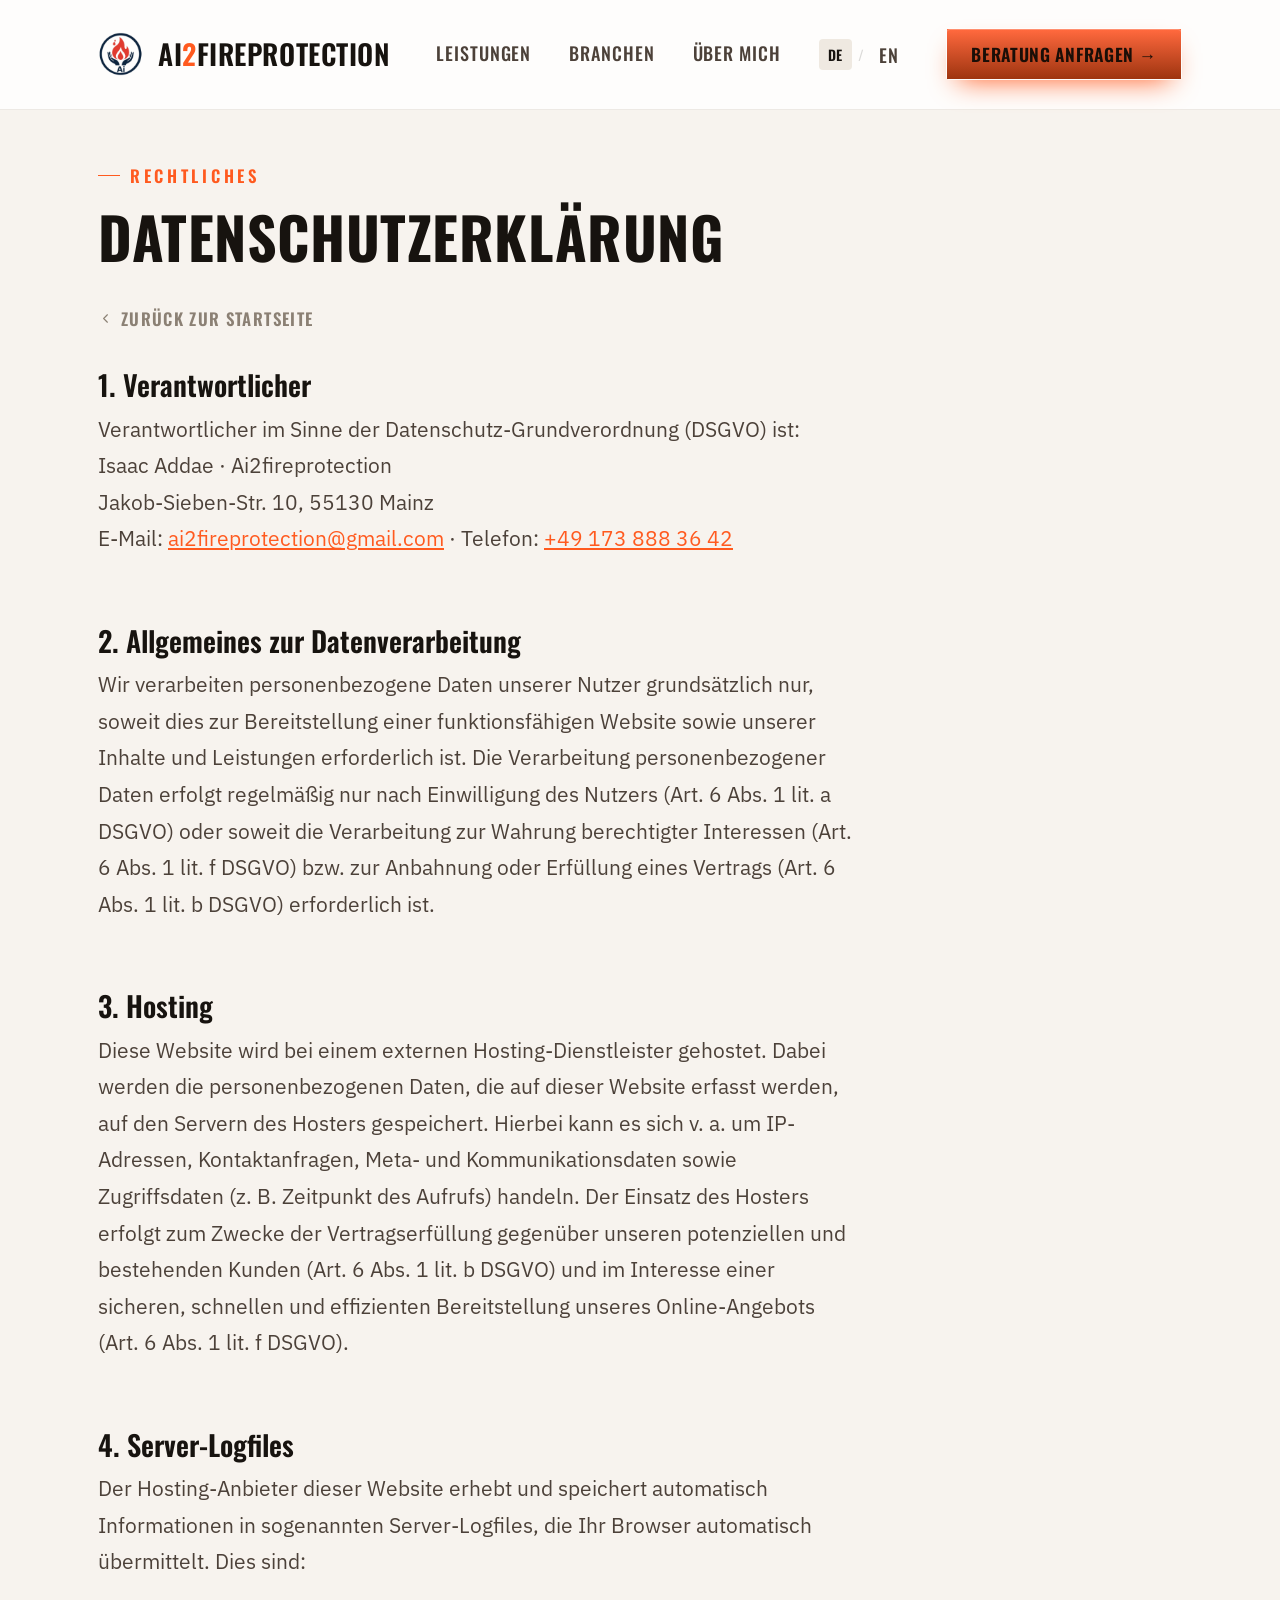
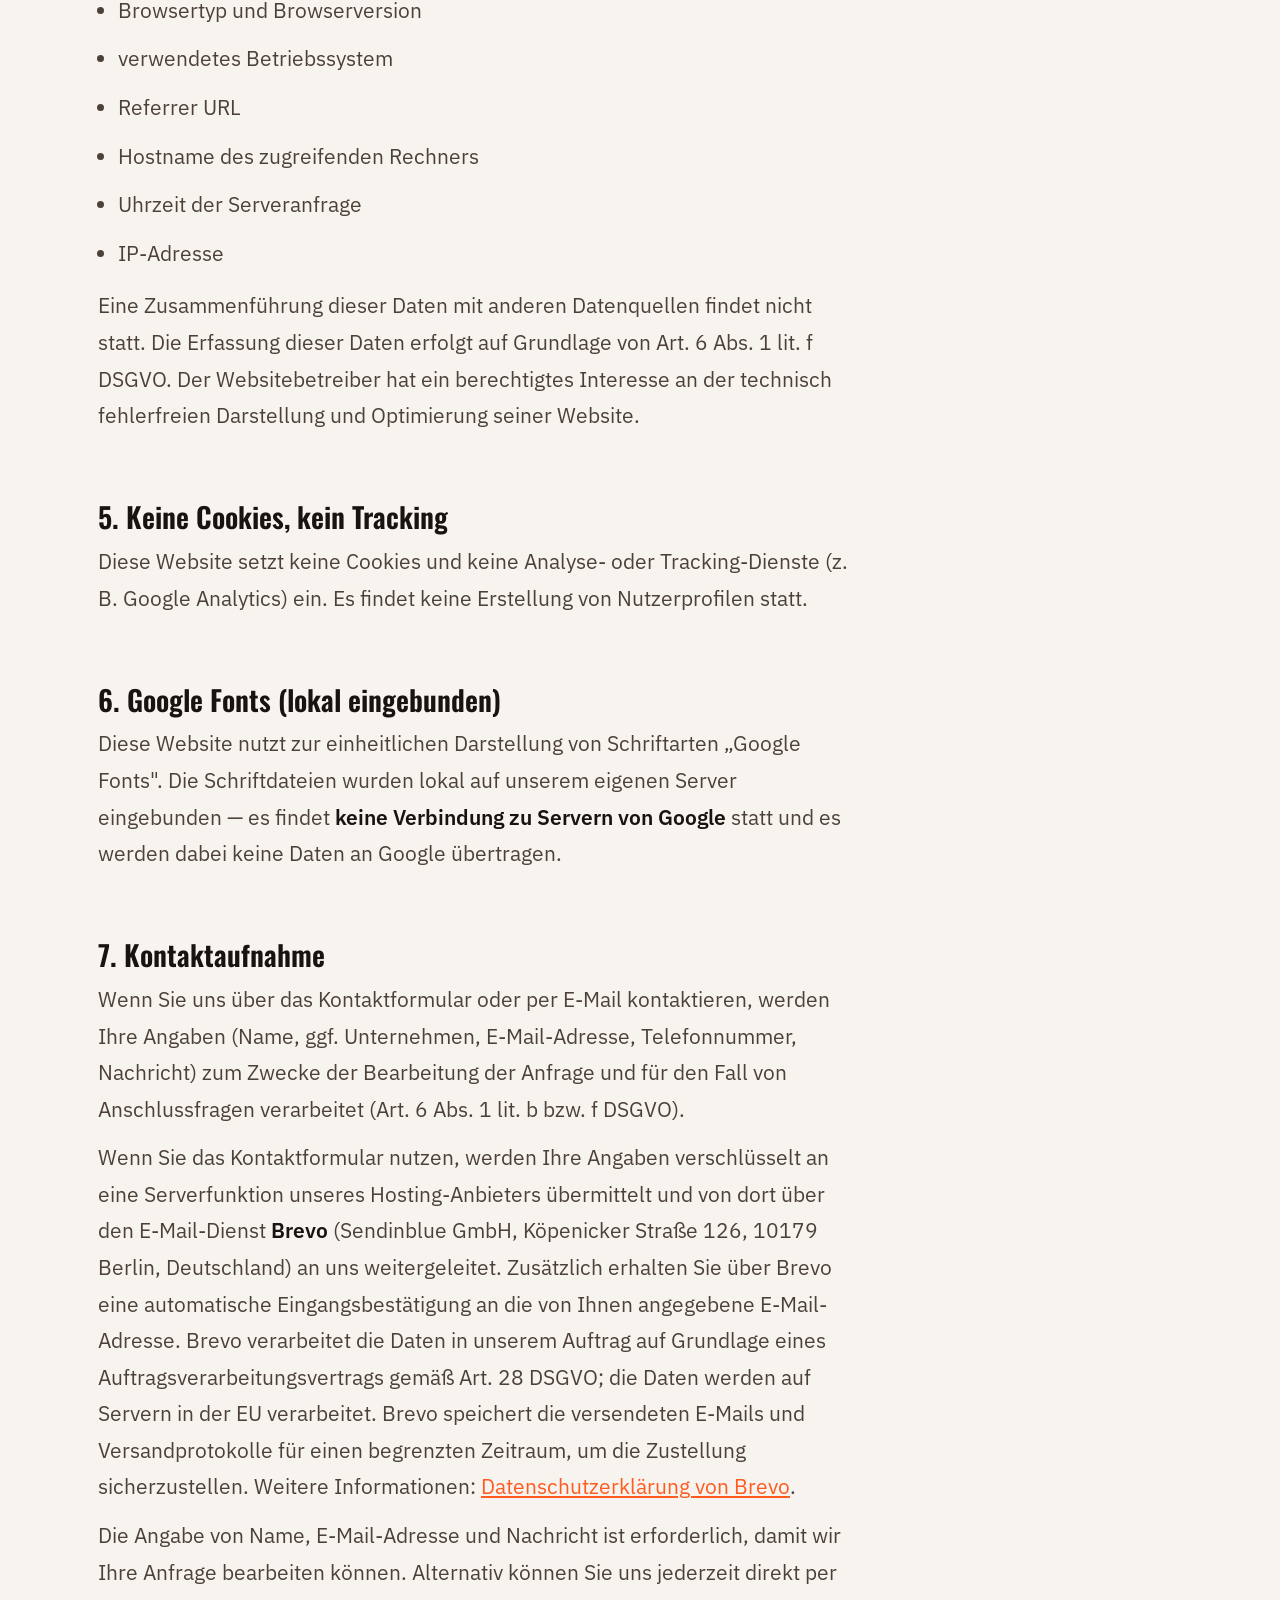
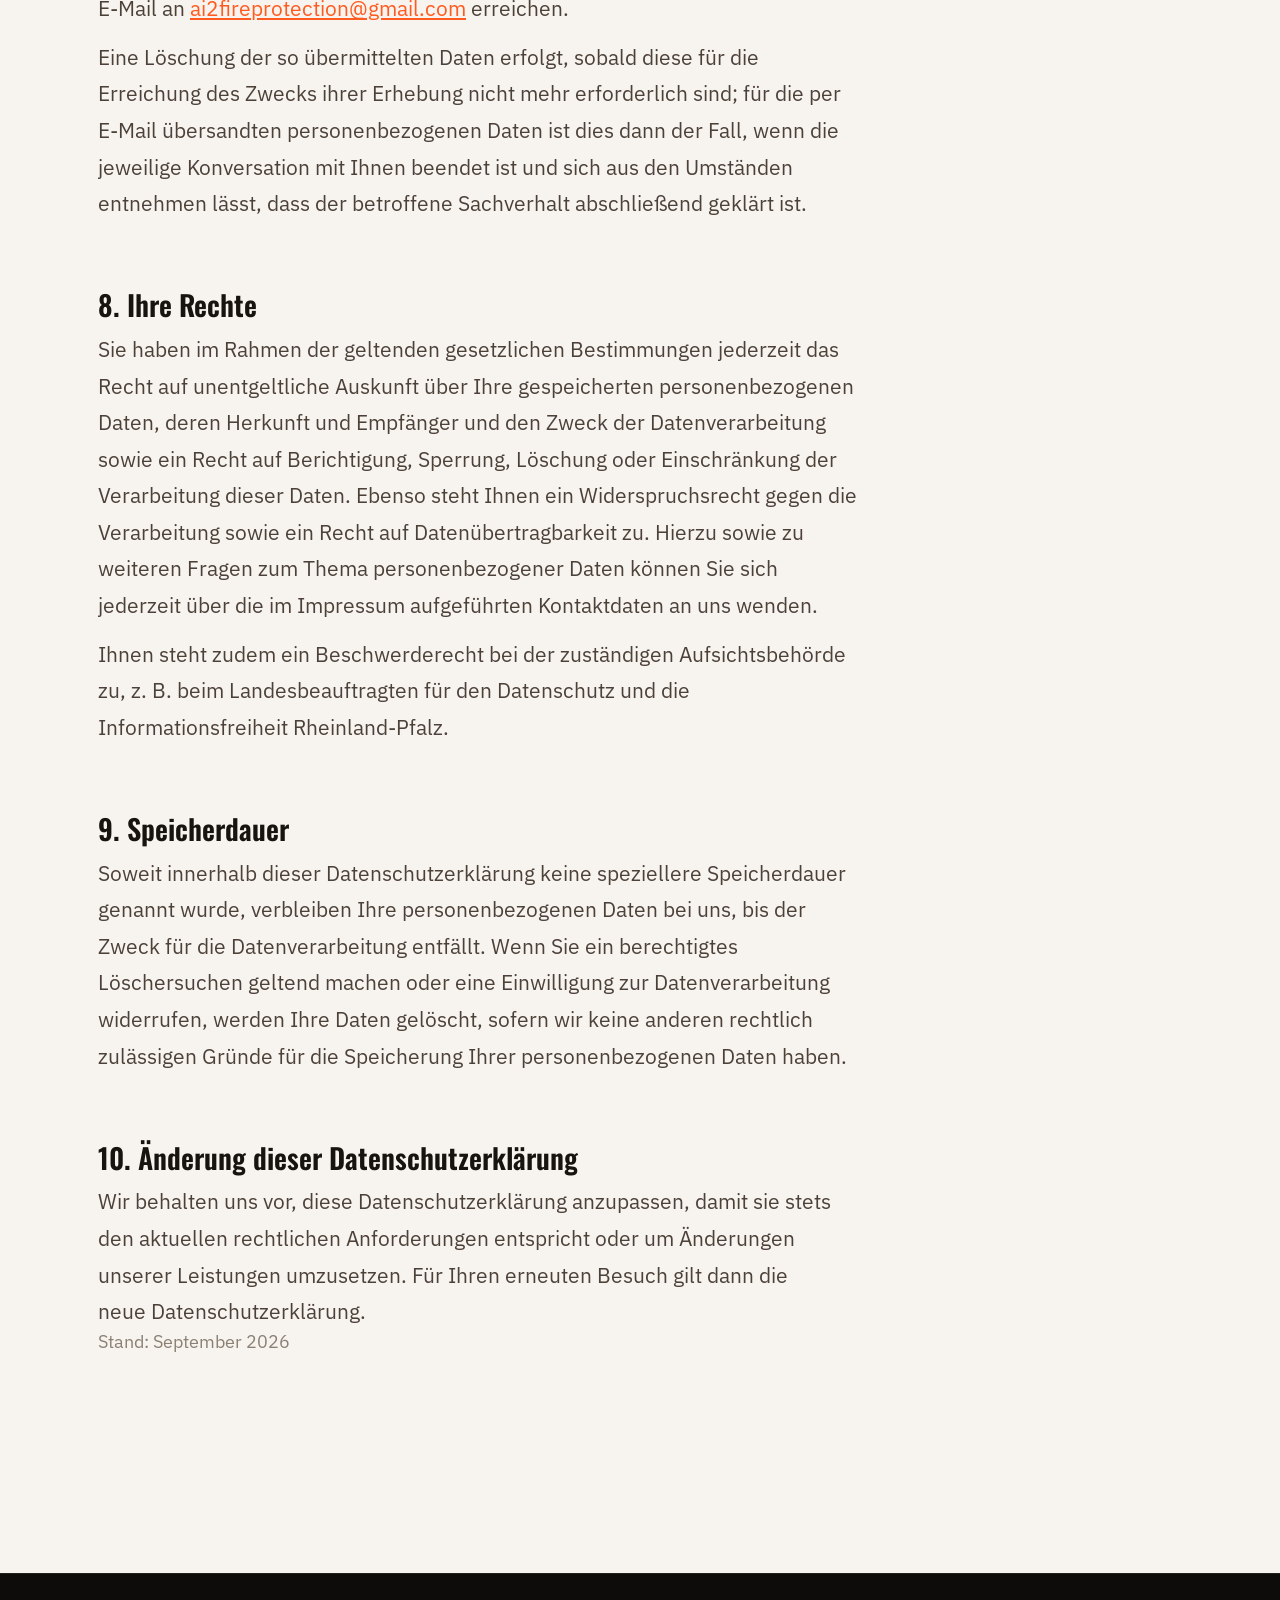
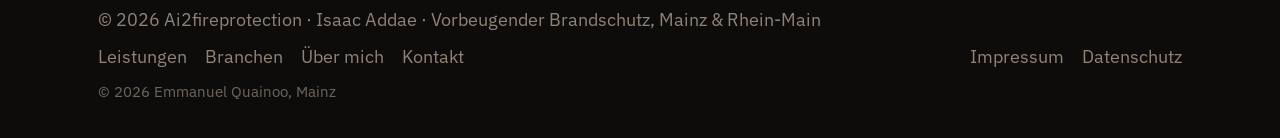
<file: datenschutz.html>
<!doctype html>
<html lang="de">
<head>
  <meta charset="UTF-8">
  <meta name="viewport" content="width=device-width, initial-scale=1">
  <title>Datenschutzerklärung – Ai2fireprotection</title>
  <meta name="description" content="Datenschutzerklärung von Ai2fireprotection gemäß DSGVO.">
  <meta name="robots" content="noindex, follow">
  <link rel="canonical" href="https://ai2fireprotection.com/datenschutz.html">
  <link rel="alternate" hreflang="de" href="https://ai2fireprotection.com/datenschutz.html">
  <link rel="alternate" hreflang="en" href="https://ai2fireprotection.com/en/privacy-policy.html">
  <link rel="alternate" hreflang="x-default" href="https://ai2fireprotection.com/datenschutz.html">
  <link rel="icon" href="images/logo.png">
  <link rel="stylesheet" href="styles.css">
</head>
<body>
<div class="page" id="top">

  <!-- NAV -->
  <header class="nav">
    <div class="container nav-inner">
      <a class="brand" href="index.html#top">
        <img class="brand-mark" src="images/logo.png" alt="Ai2fireprotection Logo">
        <span class="brand-word">Ai<b>2</b>FireProtection</span>
      </a>
      <input type="checkbox" id="nav-toggle" class="nav-toggle-input">
      <nav class="nav-links">
        <a href="index.html#leistungen">Leistungen</a>
        <a href="index.html#branchen">Branchen</a>
        <a href="index.html#ueber-mich">Über mich</a>
        <div class="lang-switch">
          <span class="lang-current">DE</span>
          <span class="lang-sep">/</span>
          <a href="en/privacy-policy.html">EN</a>
        </div>
        <a href="index.html#kontakt" class="btn btn-accent btn-sm">Beratung anfragen →</a>
      </nav>
      <label for="nav-toggle" class="nav-toggle-btn" aria-label="Menü öffnen">
        <svg width="24" height="24" viewBox="0 0 24 24" fill="none" stroke="currentColor" stroke-width="1.6" stroke-linecap="round"><line x1="3" y1="6" x2="21" y2="6"/><line x1="3" y1="12" x2="21" y2="12"/><line x1="3" y1="18" x2="21" y2="18"/></svg>
      </label>
    </div>
  </header>

  <!-- LEGAL CONTENT -->
  <section class="legal-hero">
    <div class="container">
      <span class="eyebrow">Rechtliches</span>
      <h1>Datenschutzerklärung</h1>
    </div>
  </section>

  <section style="padding-top:0;">
    <div class="container">
      <a class="back-link" href="index.html">
        <svg viewBox="0 0 24 24" fill="none" stroke="currentColor" stroke-width="1.8" stroke-linecap="round" stroke-linejoin="round"><polyline points="15,18 9,12 15,6"/></svg>
        Zurück zur Startseite
      </a>

      <div class="prose">
        <h2>1. Verantwortlicher</h2>
        <p>
          Verantwortlicher im Sinne der Datenschutz-Grundverordnung (DSGVO) ist:<br>
          Isaac Addae · Ai2fireprotection<br>
          Jakob-Sieben-Str. 10, 55130 Mainz<br>
          E-Mail: <a href="mailto:ai2fireprotection@gmail.com">ai2fireprotection@gmail.com</a> ·
          Telefon: <a href="tel:+491738883642">+49 173 888 36 42</a>
        </p>

        <h2>2. Allgemeines zur Datenverarbeitung</h2>
        <p>Wir verarbeiten personenbezogene Daten unserer Nutzer grundsätzlich nur, soweit dies zur Bereitstellung einer funktionsfähigen Website sowie unserer Inhalte und Leistungen erforderlich ist. Die Verarbeitung personenbezogener Daten erfolgt regelmäßig nur nach Einwilligung des Nutzers (Art. 6 Abs. 1 lit. a DSGVO) oder soweit die Verarbeitung zur Wahrung berechtigter Interessen (Art. 6 Abs. 1 lit. f DSGVO) bzw. zur Anbahnung oder Erfüllung eines Vertrags (Art. 6 Abs. 1 lit. b DSGVO) erforderlich ist.</p>

        <h2>3. Hosting</h2>
        <p>Diese Website wird bei einem externen Hosting-Dienstleister gehostet. Dabei werden die personenbezogenen Daten, die auf dieser Website erfasst werden, auf den Servern des Hosters gespeichert. Hierbei kann es sich v. a. um IP-Adressen, Kontaktanfragen, Meta- und Kommunikationsdaten sowie Zugriffsdaten (z. B. Zeitpunkt des Aufrufs) handeln. Der Einsatz des Hosters erfolgt zum Zwecke der Vertragserfüllung gegenüber unseren potenziellen und bestehenden Kunden (Art. 6 Abs. 1 lit. b DSGVO) und im Interesse einer sicheren, schnellen und effizienten Bereitstellung unseres Online-Angebots (Art. 6 Abs. 1 lit. f DSGVO).</p>

        <h2>4. Server-Logfiles</h2>
        <p>Der Hosting-Anbieter dieser Website erhebt und speichert automatisch Informationen in sogenannten Server-Logfiles, die Ihr Browser automatisch übermittelt. Dies sind:</p>
        <ul>
          <li>Browsertyp und Browserversion</li>
          <li>verwendetes Betriebssystem</li>
          <li>Referrer URL</li>
          <li>Hostname des zugreifenden Rechners</li>
          <li>Uhrzeit der Serveranfrage</li>
          <li>IP-Adresse</li>
        </ul>
        <p>Eine Zusammenführung dieser Daten mit anderen Datenquellen findet nicht statt. Die Erfassung dieser Daten erfolgt auf Grundlage von Art. 6 Abs. 1 lit. f DSGVO. Der Websitebetreiber hat ein berechtigtes Interesse an der technisch fehlerfreien Darstellung und Optimierung seiner Website.</p>

        <h2>5. Keine Cookies, kein Tracking</h2>
        <p>Diese Website setzt keine Cookies und keine Analyse- oder Tracking-Dienste (z. B. Google Analytics) ein. Es findet keine Erstellung von Nutzerprofilen statt.</p>

        <h2>6. Google Fonts (lokal eingebunden)</h2>
        <p>Diese Website nutzt zur einheitlichen Darstellung von Schriftarten „Google Fonts". Die Schriftdateien wurden lokal auf unserem eigenen Server eingebunden — es findet <strong>keine Verbindung zu Servern von Google</strong> statt und es werden dabei keine Daten an Google übertragen.</p>

        <h2>7. Kontaktaufnahme</h2>
        <p>Wenn Sie uns über das Kontaktformular oder per E-Mail kontaktieren, werden Ihre Angaben (Name, ggf. Unternehmen, E-Mail-Adresse, Telefonnummer, Nachricht) zum Zwecke der Bearbeitung der Anfrage und für den Fall von Anschlussfragen verarbeitet (Art. 6 Abs. 1 lit. b bzw. f DSGVO).</p>
        <p>Wenn Sie das Kontaktformular nutzen, werden Ihre Angaben verschlüsselt an eine Serverfunktion unseres Hosting-Anbieters übermittelt und von dort über den E-Mail-Dienst <strong>Brevo</strong> (Sendinblue GmbH, Köpenicker Straße 126, 10179 Berlin, Deutschland) an uns weitergeleitet. Zusätzlich erhalten Sie über Brevo eine automatische Eingangsbestätigung an die von Ihnen angegebene E-Mail-Adresse. Brevo verarbeitet die Daten in unserem Auftrag auf Grundlage eines Auftragsverarbeitungsvertrags gemäß Art. 28 DSGVO; die Daten werden auf Servern in der EU verarbeitet. Brevo speichert die versendeten E-Mails und Versandprotokolle für einen begrenzten Zeitraum, um die Zustellung sicherzustellen. Weitere Informationen: <a href="https://www.brevo.com/de/legal/privacypolicy/" target="_blank" rel="noopener">Datenschutzerklärung von Brevo</a>.</p>
        <p>Die Angabe von Name, E-Mail-Adresse und Nachricht ist erforderlich, damit wir Ihre Anfrage bearbeiten können. Alternativ können Sie uns jederzeit direkt per E-Mail an <a href="mailto:ai2fireprotection@gmail.com">ai2fireprotection@gmail.com</a> erreichen.</p>
        <p>Eine Löschung der so übermittelten Daten erfolgt, sobald diese für die Erreichung des Zwecks ihrer Erhebung nicht mehr erforderlich sind; für die per E-Mail übersandten personenbezogenen Daten ist dies dann der Fall, wenn die jeweilige Konversation mit Ihnen beendet ist und sich aus den Umständen entnehmen lässt, dass der betroffene Sachverhalt abschließend geklärt ist.</p>

        <h2>8. Ihre Rechte</h2>
        <p>Sie haben im Rahmen der geltenden gesetzlichen Bestimmungen jederzeit das Recht auf unentgeltliche Auskunft über Ihre gespeicherten personenbezogenen Daten, deren Herkunft und Empfänger und den Zweck der Datenverarbeitung sowie ein Recht auf Berichtigung, Sperrung, Löschung oder Einschränkung der Verarbeitung dieser Daten. Ebenso steht Ihnen ein Widerspruchsrecht gegen die Verarbeitung sowie ein Recht auf Datenübertragbarkeit zu. Hierzu sowie zu weiteren Fragen zum Thema personenbezogener Daten können Sie sich jederzeit über die im Impressum aufgeführten Kontaktdaten an uns wenden.</p>
        <p>Ihnen steht zudem ein Beschwerderecht bei der zuständigen Aufsichtsbehörde zu, z. B. beim Landesbeauftragten für den Datenschutz und die Informationsfreiheit Rheinland-Pfalz.</p>

        <h2>9. Speicherdauer</h2>
        <p>Soweit innerhalb dieser Datenschutzerklärung keine speziellere Speicherdauer genannt wurde, verbleiben Ihre personenbezogenen Daten bei uns, bis der Zweck für die Datenverarbeitung entfällt. Wenn Sie ein berechtigtes Löschersuchen geltend machen oder eine Einwilligung zur Datenverarbeitung widerrufen, werden Ihre Daten gelöscht, sofern wir keine anderen rechtlich zulässigen Gründe für die Speicherung Ihrer personenbezogenen Daten haben.</p>

        <h2>10. Änderung dieser Datenschutzerklärung</h2>
        <p>Wir behalten uns vor, diese Datenschutzerklärung anzupassen, damit sie stets den aktuellen rechtlichen Anforderungen entspricht oder um Änderungen unserer Leistungen umzusetzen. Für Ihren erneuten Besuch gilt dann die neue Datenschutzerklärung.</p>
        <p class="meta">Stand: September 2026</p>
      </div>
    </div>
  </section>

  <footer class="dark-band">
    <div class="container">
      <div class="footer-inner">
        <span>© 2026 Ai2fireprotection · Isaac Addae · Vorbeugender Brandschutz, Mainz &amp; Rhein-Main</span>
        <nav class="footer-nav">
          <a href="index.html#leistungen">Leistungen</a>
          <a href="index.html#branchen">Branchen</a>
          <a href="index.html#ueber-mich">Über mich</a>
          <a href="index.html#kontakt">Kontakt</a>
        </nav>
        <span class="fine"><a href="impressum.html">Impressum</a><a href="datenschutz.html">Datenschutz</a></span>
      </div>
      <p class="site-credit">© 2026 Emmanuel Quainoo, Mainz</p>
    </div>
  </footer>

  <!-- STICKY MOBILE CTA -->
  <div class="sticky-cta dark-band">
    <a class="icon-link" href="tel:+491738883642" aria-label="Anrufen">
      <svg viewBox="0 0 24 24" fill="none" stroke="currentColor" stroke-width="1.6" stroke-linecap="round" stroke-linejoin="round"><path d="M4 5c0-.6.4-1 1-1h3l2 5-2 1.5c1 2.3 2.7 4 5 5L14.5 14l5 2v3c0 .6-.4 1-1 1C10.5 20 4 13.5 4 5Z"/></svg>
    </a>
    <a class="btn btn-accent" href="index.html#kontakt">Beratung anfragen</a>
  </div>
</div>

<script>
  var nav = document.querySelector(".nav");
  function onScroll() {
    if (!nav) return;
    if (window.scrollY > 30) nav.classList.add("is-scrolled");
    else nav.classList.remove("is-scrolled");
  }
  window.addEventListener("scroll", onScroll, { passive: true });
  onScroll();
</script>
</body>
</html>
</file>
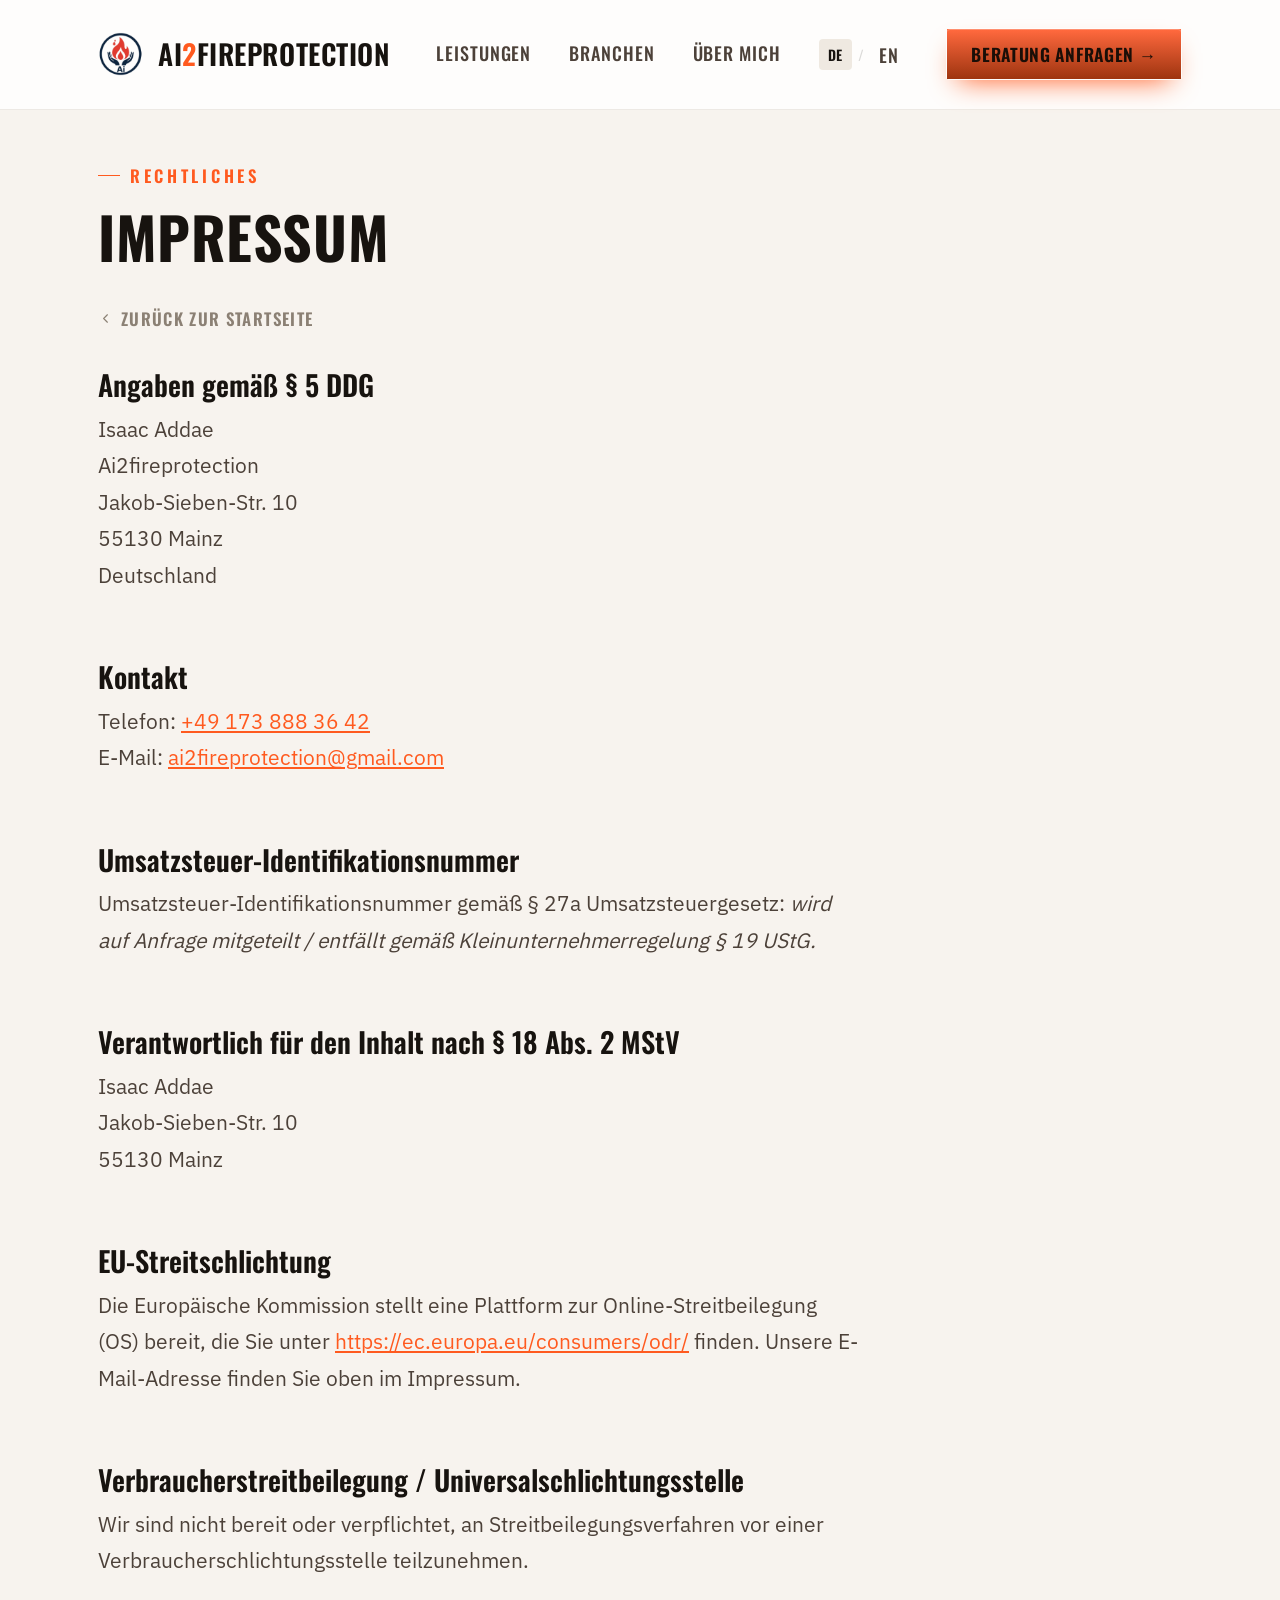
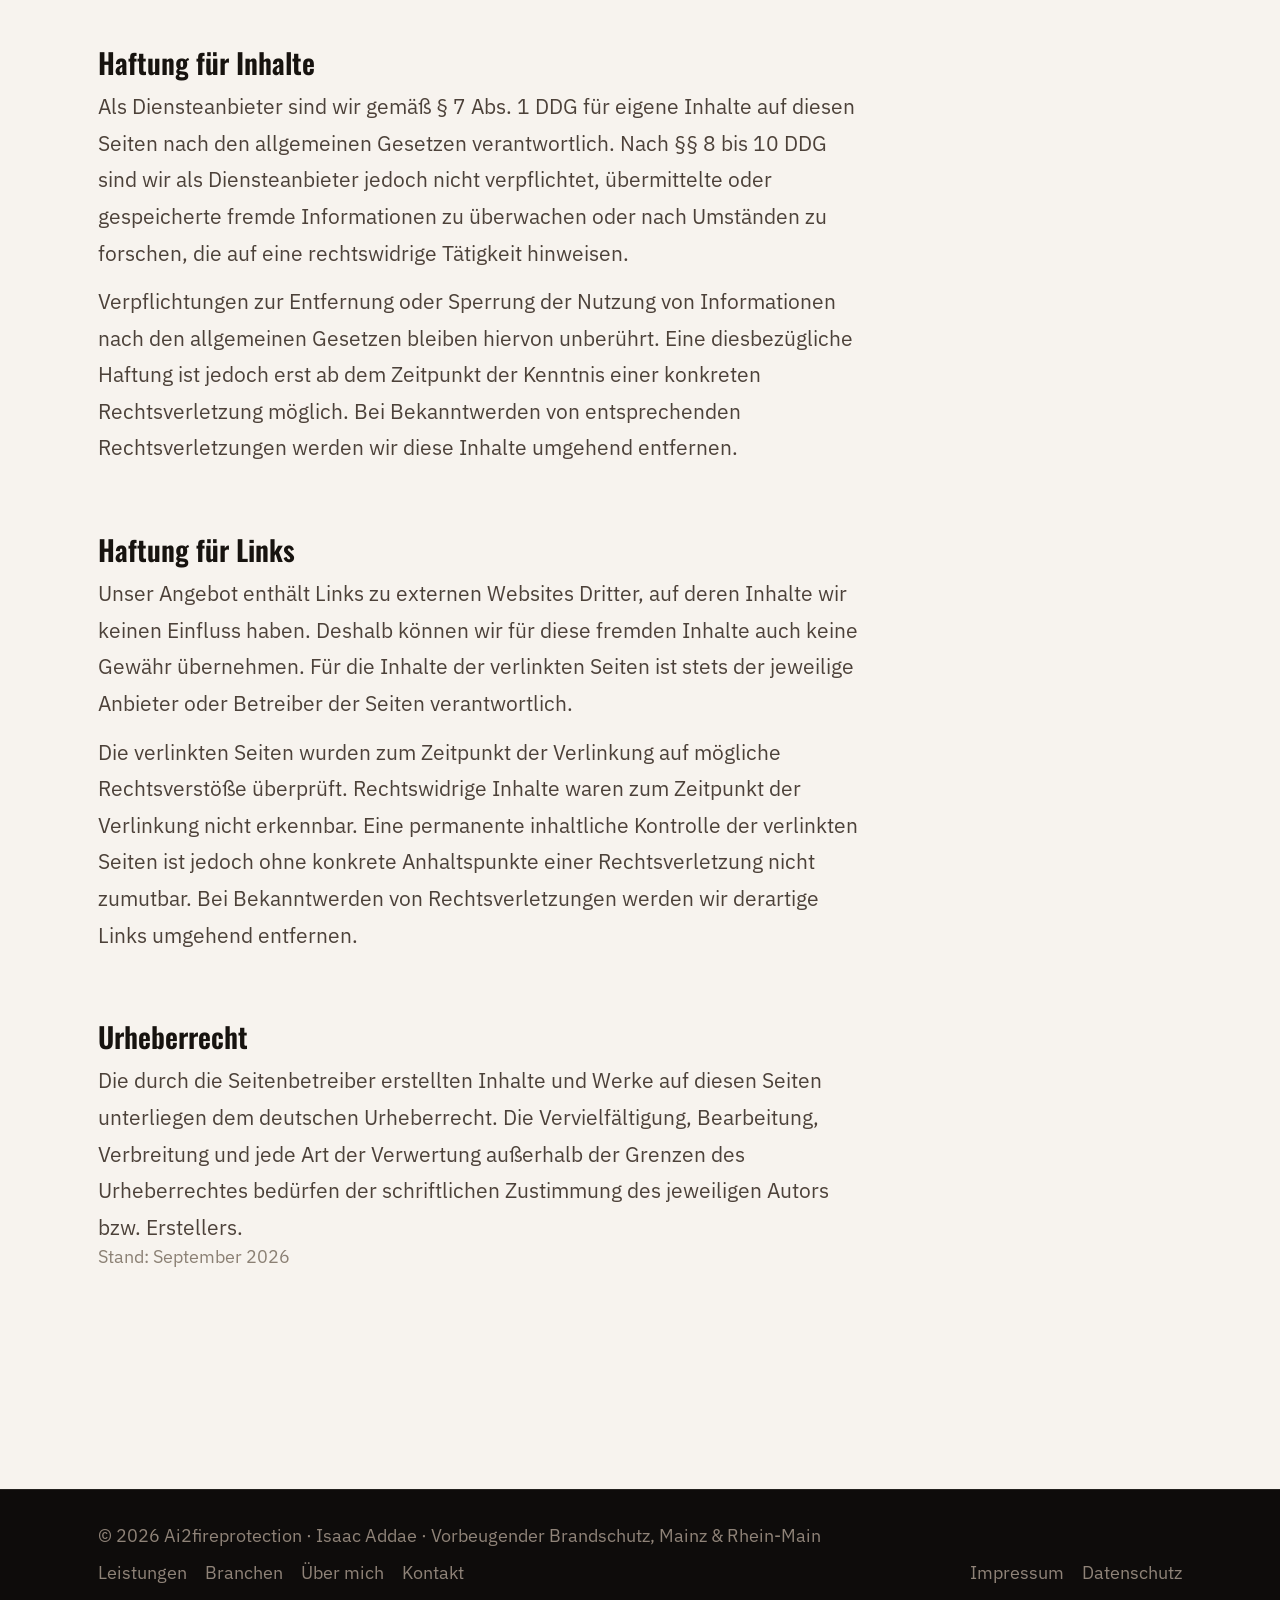
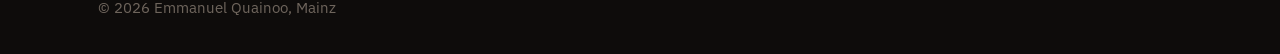
<file: impressum.html>
<!doctype html>
<html lang="de">
<head>
  <meta charset="UTF-8">
  <meta name="viewport" content="width=device-width, initial-scale=1">
  <title>Impressum – Ai2fireprotection</title>
  <meta name="description" content="Impressum von Ai2fireprotection – Angaben gemäß § 5 DDG.">
  <meta name="robots" content="noindex, follow">
  <link rel="canonical" href="https://ai2fireprotection.com/impressum.html">
  <link rel="alternate" hreflang="de" href="https://ai2fireprotection.com/impressum.html">
  <link rel="alternate" hreflang="en" href="https://ai2fireprotection.com/en/legal-notice.html">
  <link rel="alternate" hreflang="x-default" href="https://ai2fireprotection.com/impressum.html">
  <link rel="icon" href="images/logo.png">
  <link rel="stylesheet" href="styles.css">
</head>
<body>
<div class="page" id="top">

  <!-- NAV -->
  <header class="nav">
    <div class="container nav-inner">
      <a class="brand" href="index.html#top">
        <img class="brand-mark" src="images/logo.png" alt="Ai2fireprotection Logo">
        <span class="brand-word">Ai<b>2</b>FireProtection</span>
      </a>
      <input type="checkbox" id="nav-toggle" class="nav-toggle-input">
      <nav class="nav-links">
        <a href="index.html#leistungen">Leistungen</a>
        <a href="index.html#branchen">Branchen</a>
        <a href="index.html#ueber-mich">Über mich</a>
        <div class="lang-switch">
          <span class="lang-current">DE</span>
          <span class="lang-sep">/</span>
          <a href="en/legal-notice.html">EN</a>
        </div>
        <a href="index.html#kontakt" class="btn btn-accent btn-sm">Beratung anfragen →</a>
      </nav>
      <label for="nav-toggle" class="nav-toggle-btn" aria-label="Menü öffnen">
        <svg width="24" height="24" viewBox="0 0 24 24" fill="none" stroke="currentColor" stroke-width="1.6" stroke-linecap="round"><line x1="3" y1="6" x2="21" y2="6"/><line x1="3" y1="12" x2="21" y2="12"/><line x1="3" y1="18" x2="21" y2="18"/></svg>
      </label>
    </div>
  </header>

  <!-- LEGAL CONTENT -->
  <section class="legal-hero">
    <div class="container">
      <span class="eyebrow">Rechtliches</span>
      <h1>Impressum</h1>
    </div>
  </section>

  <section style="padding-top:0;">
    <div class="container">
      <a class="back-link" href="index.html">
        <svg viewBox="0 0 24 24" fill="none" stroke="currentColor" stroke-width="1.8" stroke-linecap="round" stroke-linejoin="round"><polyline points="15,18 9,12 15,6"/></svg>
        Zurück zur Startseite
      </a>

      <div class="prose">
        <h2>Angaben gemäß § 5 DDG</h2>
        <p>
          Isaac Addae<br>
          Ai2fireprotection<br>
          Jakob-Sieben-Str. 10<br>
          55130 Mainz<br>
          Deutschland
        </p>

        <h2>Kontakt</h2>
        <p>
          Telefon: <a href="tel:+491738883642">+49 173 888 36 42</a><br>
          E-Mail: <a href="mailto:ai2fireprotection@gmail.com">ai2fireprotection@gmail.com</a>
        </p>

        <h2>Umsatzsteuer-Identifikationsnummer</h2>
        <p>Umsatzsteuer-Identifikationsnummer gemäß § 27a Umsatzsteuergesetz: <em>wird auf Anfrage mitgeteilt / entfällt gemäß Kleinunternehmerregelung § 19 UStG.</em></p>

        <h2>Verantwortlich für den Inhalt nach § 18 Abs. 2 MStV</h2>
        <p>
          Isaac Addae<br>
          Jakob-Sieben-Str. 10<br>
          55130 Mainz
        </p>

        <h2>EU-Streitschlichtung</h2>
        <p>Die Europäische Kommission stellt eine Plattform zur Online-Streitbeilegung (OS) bereit, die Sie unter <a href="https://ec.europa.eu/consumers/odr/" target="_blank" rel="noopener">https://ec.europa.eu/consumers/odr/</a> finden. Unsere E-Mail-Adresse finden Sie oben im Impressum.</p>

        <h2>Verbraucherstreitbeilegung / Universalschlichtungsstelle</h2>
        <p>Wir sind nicht bereit oder verpflichtet, an Streitbeilegungsverfahren vor einer Verbraucherschlichtungsstelle teilzunehmen.</p>

        <h2>Haftung für Inhalte</h2>
        <p>Als Diensteanbieter sind wir gemäß § 7 Abs. 1 DDG für eigene Inhalte auf diesen Seiten nach den allgemeinen Gesetzen verantwortlich. Nach §§ 8 bis 10 DDG sind wir als Diensteanbieter jedoch nicht verpflichtet, übermittelte oder gespeicherte fremde Informationen zu überwachen oder nach Umständen zu forschen, die auf eine rechtswidrige Tätigkeit hinweisen.</p>
        <p>Verpflichtungen zur Entfernung oder Sperrung der Nutzung von Informationen nach den allgemeinen Gesetzen bleiben hiervon unberührt. Eine diesbezügliche Haftung ist jedoch erst ab dem Zeitpunkt der Kenntnis einer konkreten Rechtsverletzung möglich. Bei Bekanntwerden von entsprechenden Rechtsverletzungen werden wir diese Inhalte umgehend entfernen.</p>

        <h2>Haftung für Links</h2>
        <p>Unser Angebot enthält Links zu externen Websites Dritter, auf deren Inhalte wir keinen Einfluss haben. Deshalb können wir für diese fremden Inhalte auch keine Gewähr übernehmen. Für die Inhalte der verlinkten Seiten ist stets der jeweilige Anbieter oder Betreiber der Seiten verantwortlich.</p>
        <p>Die verlinkten Seiten wurden zum Zeitpunkt der Verlinkung auf mögliche Rechtsverstöße überprüft. Rechtswidrige Inhalte waren zum Zeitpunkt der Verlinkung nicht erkennbar. Eine permanente inhaltliche Kontrolle der verlinkten Seiten ist jedoch ohne konkrete Anhaltspunkte einer Rechtsverletzung nicht zumutbar. Bei Bekanntwerden von Rechtsverletzungen werden wir derartige Links umgehend entfernen.</p>

        <h2>Urheberrecht</h2>
        <p>Die durch die Seitenbetreiber erstellten Inhalte und Werke auf diesen Seiten unterliegen dem deutschen Urheberrecht. Die Vervielfältigung, Bearbeitung, Verbreitung und jede Art der Verwertung außerhalb der Grenzen des Urheberrechtes bedürfen der schriftlichen Zustimmung des jeweiligen Autors bzw. Erstellers.</p>
        <p class="meta">Stand: September 2026</p>
      </div>
    </div>
  </section>

  <footer class="dark-band">
    <div class="container">
      <div class="footer-inner">
        <span>© 2026 Ai2fireprotection · Isaac Addae · Vorbeugender Brandschutz, Mainz &amp; Rhein-Main</span>
        <nav class="footer-nav">
          <a href="index.html#leistungen">Leistungen</a>
          <a href="index.html#branchen">Branchen</a>
          <a href="index.html#ueber-mich">Über mich</a>
          <a href="index.html#kontakt">Kontakt</a>
        </nav>
        <span class="fine"><a href="impressum.html">Impressum</a><a href="datenschutz.html">Datenschutz</a></span>
      </div>
      <p class="site-credit">© 2026 Emmanuel Quainoo, Mainz</p>
    </div>
  </footer>

  <!-- STICKY MOBILE CTA -->
  <div class="sticky-cta dark-band">
    <a class="icon-link" href="tel:+491738883642" aria-label="Anrufen">
      <svg viewBox="0 0 24 24" fill="none" stroke="currentColor" stroke-width="1.6" stroke-linecap="round" stroke-linejoin="round"><path d="M4 5c0-.6.4-1 1-1h3l2 5-2 1.5c1 2.3 2.7 4 5 5L14.5 14l5 2v3c0 .6-.4 1-1 1C10.5 20 4 13.5 4 5Z"/></svg>
    </a>
    <a class="btn btn-accent" href="index.html#kontakt">Beratung anfragen</a>
  </div>
</div>

<script>
  var nav = document.querySelector(".nav");
  function onScroll() {
    if (!nav) return;
    if (window.scrollY > 30) nav.classList.add("is-scrolled");
    else nav.classList.remove("is-scrolled");
  }
  window.addEventListener("scroll", onScroll, { passive: true });
  onScroll();
</script>
</body>
</html>
</file>
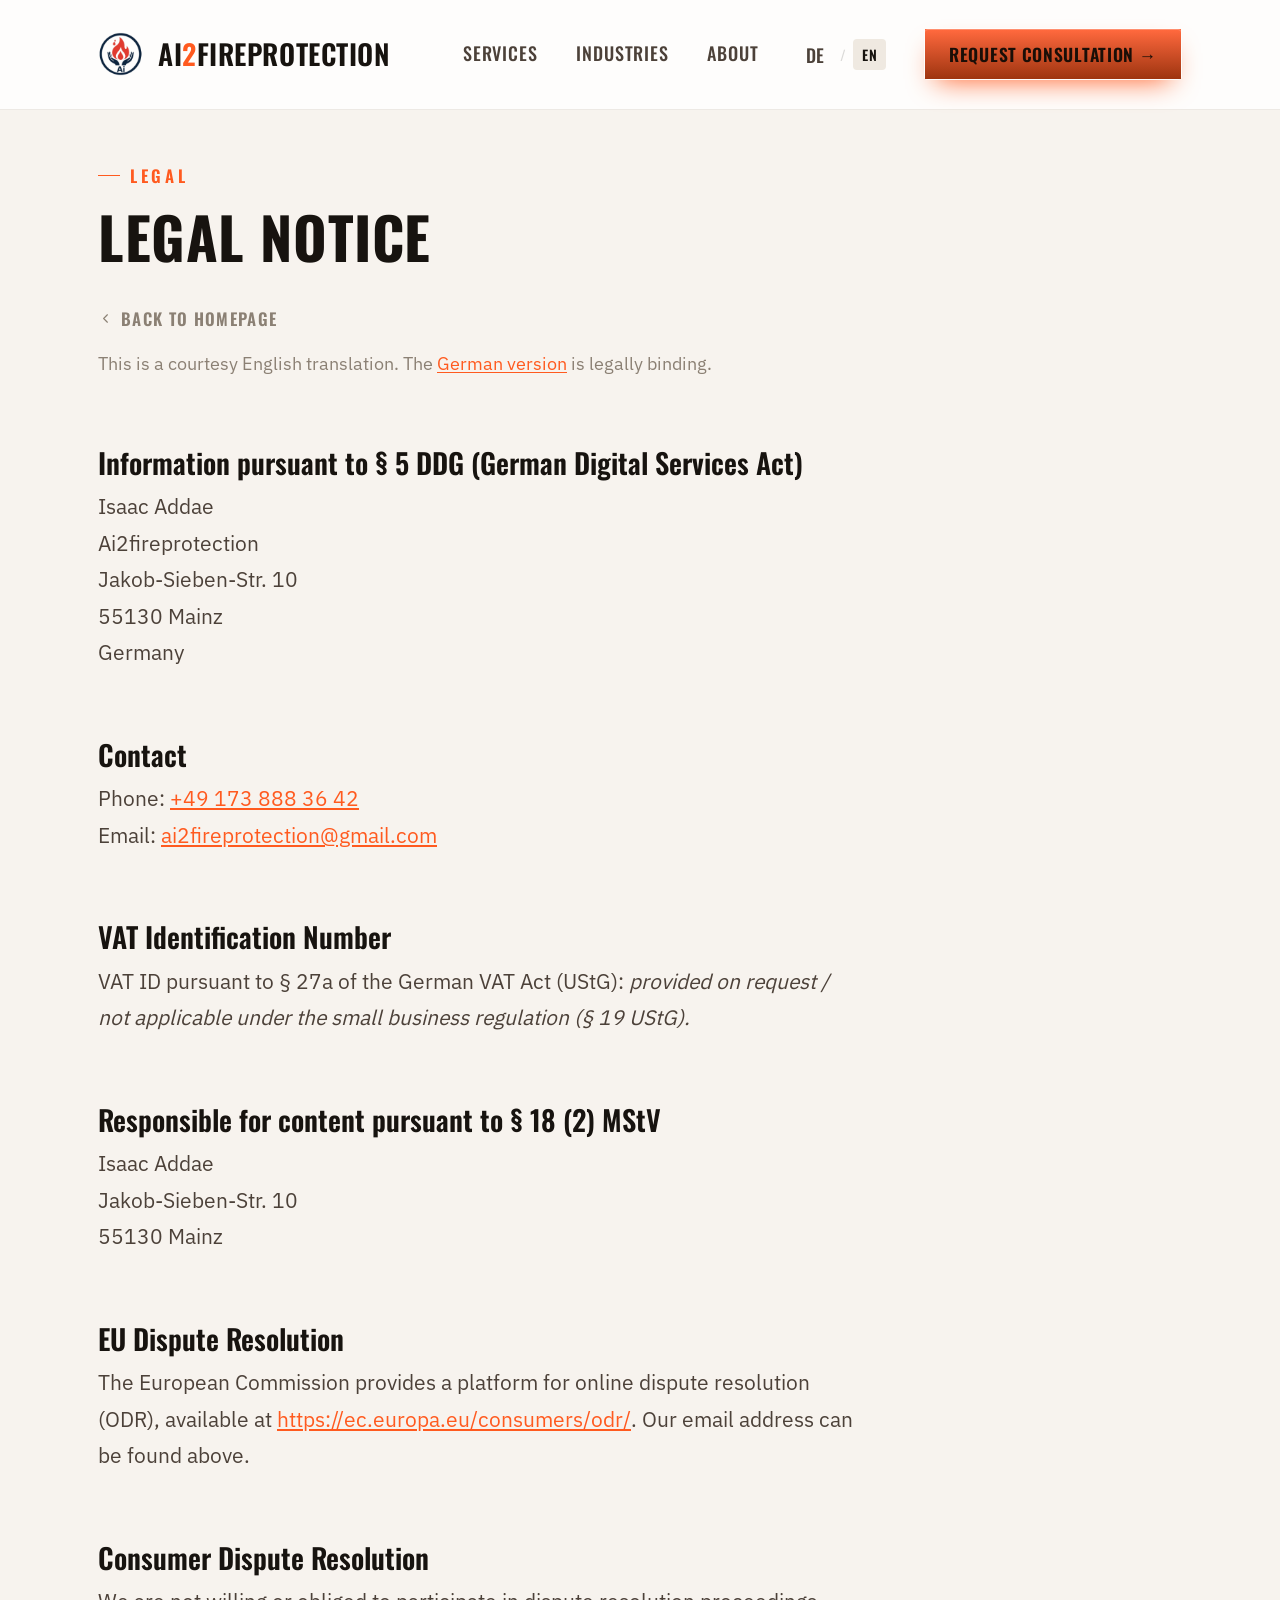
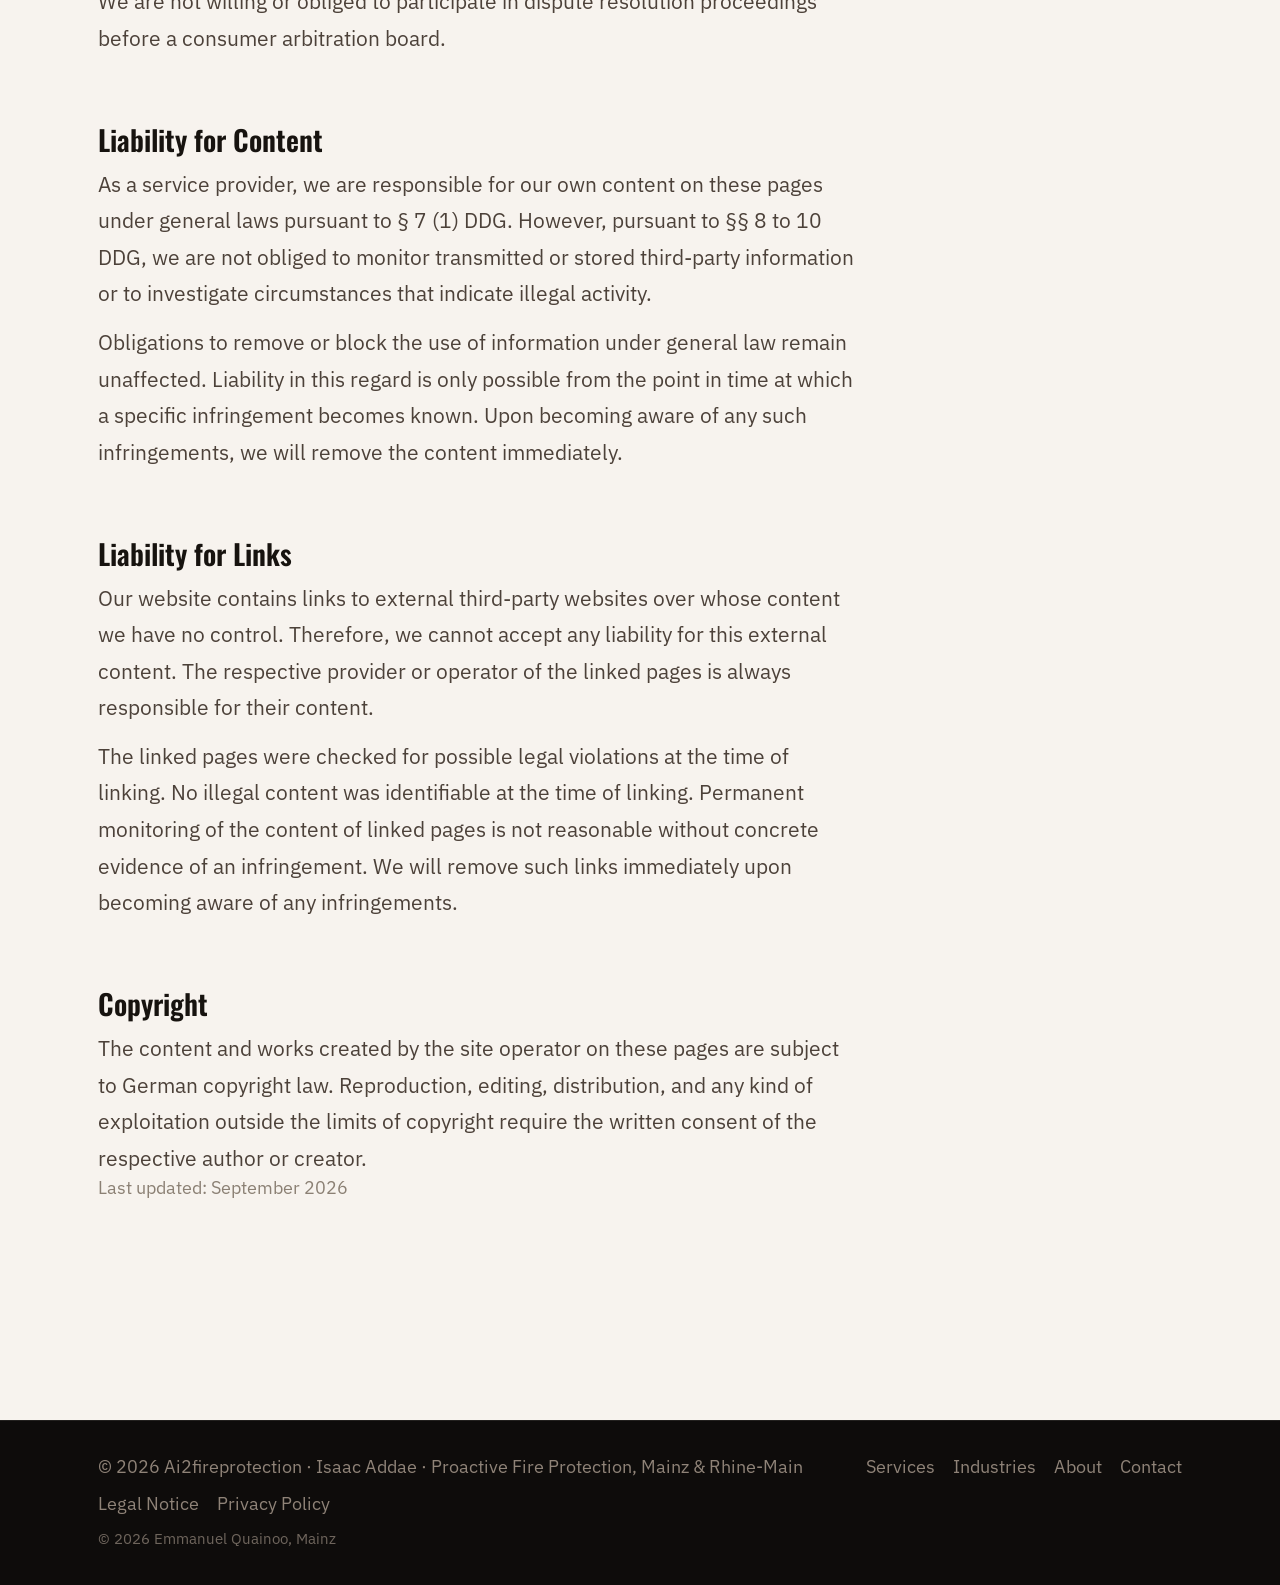
<file: en/legal-notice.html>
<!doctype html>
<html lang="en">
<head>
  <meta charset="UTF-8">
  <meta name="viewport" content="width=device-width, initial-scale=1">
  <title>Legal Notice – Ai2fireprotection</title>
  <meta name="description" content="Legal notice for Ai2fireprotection (Impressum acc. to German law).">
  <meta name="robots" content="noindex, follow">
  <link rel="canonical" href="https://ai2fireprotection.com/en/legal-notice.html">
  <link rel="alternate" hreflang="de" href="https://ai2fireprotection.com/impressum.html">
  <link rel="alternate" hreflang="en" href="https://ai2fireprotection.com/en/legal-notice.html">
  <link rel="alternate" hreflang="x-default" href="https://ai2fireprotection.com/impressum.html">
  <link rel="icon" href="../images/logo.png">
  <link rel="stylesheet" href="../styles.css">
</head>
<body>
<div class="page" id="top">

  <!-- NAV -->
  <header class="nav">
    <div class="container nav-inner">
      <a class="brand" href="index.html#top">
        <img class="brand-mark" src="../images/logo.png" alt="Ai2fireprotection Logo">
        <span class="brand-word">Ai<b>2</b>FireProtection</span>
      </a>
      <input type="checkbox" id="nav-toggle" class="nav-toggle-input">
      <nav class="nav-links">
        <a href="index.html#services">Services</a>
        <a href="index.html#industries">Industries</a>
        <a href="index.html#about">About</a>
        <div class="lang-switch">
          <a href="../impressum.html">DE</a>
          <span class="lang-sep">/</span>
          <span class="lang-current">EN</span>
        </div>
        <a href="index.html#contact" class="btn btn-accent btn-sm">Request Consultation →</a>
      </nav>
      <label for="nav-toggle" class="nav-toggle-btn" aria-label="Open menu">
        <svg width="24" height="24" viewBox="0 0 24 24" fill="none" stroke="currentColor" stroke-width="1.6" stroke-linecap="round"><line x1="3" y1="6" x2="21" y2="6"/><line x1="3" y1="12" x2="21" y2="12"/><line x1="3" y1="18" x2="21" y2="18"/></svg>
      </label>
    </div>
  </header>

  <!-- LEGAL CONTENT -->
  <section class="legal-hero">
    <div class="container">
      <span class="eyebrow">Legal</span>
      <h1>Legal Notice</h1>
    </div>
  </section>

  <section style="padding-top:0;">
    <div class="container">
      <a class="back-link" href="index.html">
        <svg viewBox="0 0 24 24" fill="none" stroke="currentColor" stroke-width="1.8" stroke-linecap="round" stroke-linejoin="round"><polyline points="15,18 9,12 15,6"/></svg>
        Back to homepage
      </a>

      <div class="prose">
        <p class="meta" style="margin-bottom:2em;">This is a courtesy English translation. The <a href="../impressum.html">German version</a> is legally binding.</p>

        <h2>Information pursuant to § 5 DDG (German Digital Services Act)</h2>
        <p>
          Isaac Addae<br>
          Ai2fireprotection<br>
          Jakob-Sieben-Str. 10<br>
          55130 Mainz<br>
          Germany
        </p>

        <h2>Contact</h2>
        <p>
          Phone: <a href="tel:+491738883642">+49 173 888 36 42</a><br>
          Email: <a href="mailto:ai2fireprotection@gmail.com">ai2fireprotection@gmail.com</a>
        </p>

        <h2>VAT Identification Number</h2>
        <p>VAT ID pursuant to § 27a of the German VAT Act (UStG): <em>provided on request / not applicable under the small business regulation (§ 19 UStG).</em></p>

        <h2>Responsible for content pursuant to § 18 (2) MStV</h2>
        <p>
          Isaac Addae<br>
          Jakob-Sieben-Str. 10<br>
          55130 Mainz
        </p>

        <h2>EU Dispute Resolution</h2>
        <p>The European Commission provides a platform for online dispute resolution (ODR), available at <a href="https://ec.europa.eu/consumers/odr/" target="_blank" rel="noopener">https://ec.europa.eu/consumers/odr/</a>. Our email address can be found above.</p>

        <h2>Consumer Dispute Resolution</h2>
        <p>We are not willing or obliged to participate in dispute resolution proceedings before a consumer arbitration board.</p>

        <h2>Liability for Content</h2>
        <p>As a service provider, we are responsible for our own content on these pages under general laws pursuant to § 7 (1) DDG. However, pursuant to §§ 8 to 10 DDG, we are not obliged to monitor transmitted or stored third-party information or to investigate circumstances that indicate illegal activity.</p>
        <p>Obligations to remove or block the use of information under general law remain unaffected. Liability in this regard is only possible from the point in time at which a specific infringement becomes known. Upon becoming aware of any such infringements, we will remove the content immediately.</p>

        <h2>Liability for Links</h2>
        <p>Our website contains links to external third-party websites over whose content we have no control. Therefore, we cannot accept any liability for this external content. The respective provider or operator of the linked pages is always responsible for their content.</p>
        <p>The linked pages were checked for possible legal violations at the time of linking. No illegal content was identifiable at the time of linking. Permanent monitoring of the content of linked pages is not reasonable without concrete evidence of an infringement. We will remove such links immediately upon becoming aware of any infringements.</p>

        <h2>Copyright</h2>
        <p>The content and works created by the site operator on these pages are subject to German copyright law. Reproduction, editing, distribution, and any kind of exploitation outside the limits of copyright require the written consent of the respective author or creator.</p>
        <p class="meta">Last updated: September 2026</p>
      </div>
    </div>
  </section>

  <footer class="dark-band">
    <div class="container">
      <div class="footer-inner">
        <span>© 2026 Ai2fireprotection · Isaac Addae · Proactive Fire Protection, Mainz &amp; Rhine-Main</span>
        <nav class="footer-nav">
          <a href="index.html#services">Services</a>
          <a href="index.html#industries">Industries</a>
          <a href="index.html#about">About</a>
          <a href="index.html#contact">Contact</a>
        </nav>
        <span class="fine"><a href="legal-notice.html">Legal Notice</a><a href="privacy-policy.html">Privacy Policy</a></span>
      </div>
      <p class="site-credit">© 2026 Emmanuel Quainoo, Mainz</p>
    </div>
  </footer>

  <!-- STICKY MOBILE CTA -->
  <div class="sticky-cta dark-band">
    <a class="icon-link" href="tel:+491738883642" aria-label="Call">
      <svg viewBox="0 0 24 24" fill="none" stroke="currentColor" stroke-width="1.6" stroke-linecap="round" stroke-linejoin="round"><path d="M4 5c0-.6.4-1 1-1h3l2 5-2 1.5c1 2.3 2.7 4 5 5L14.5 14l5 2v3c0 .6-.4 1-1 1C10.5 20 4 13.5 4 5Z"/></svg>
    </a>
    <a class="btn btn-accent" href="index.html#contact">Request Consultation</a>
  </div>
</div>

<script>
  var nav = document.querySelector(".nav");
  function onScroll() {
    if (!nav) return;
    if (window.scrollY > 30) nav.classList.add("is-scrolled");
    else nav.classList.remove("is-scrolled");
  }
  window.addEventListener("scroll", onScroll, { passive: true });
  onScroll();
</script>
</body>
</html>
</file>
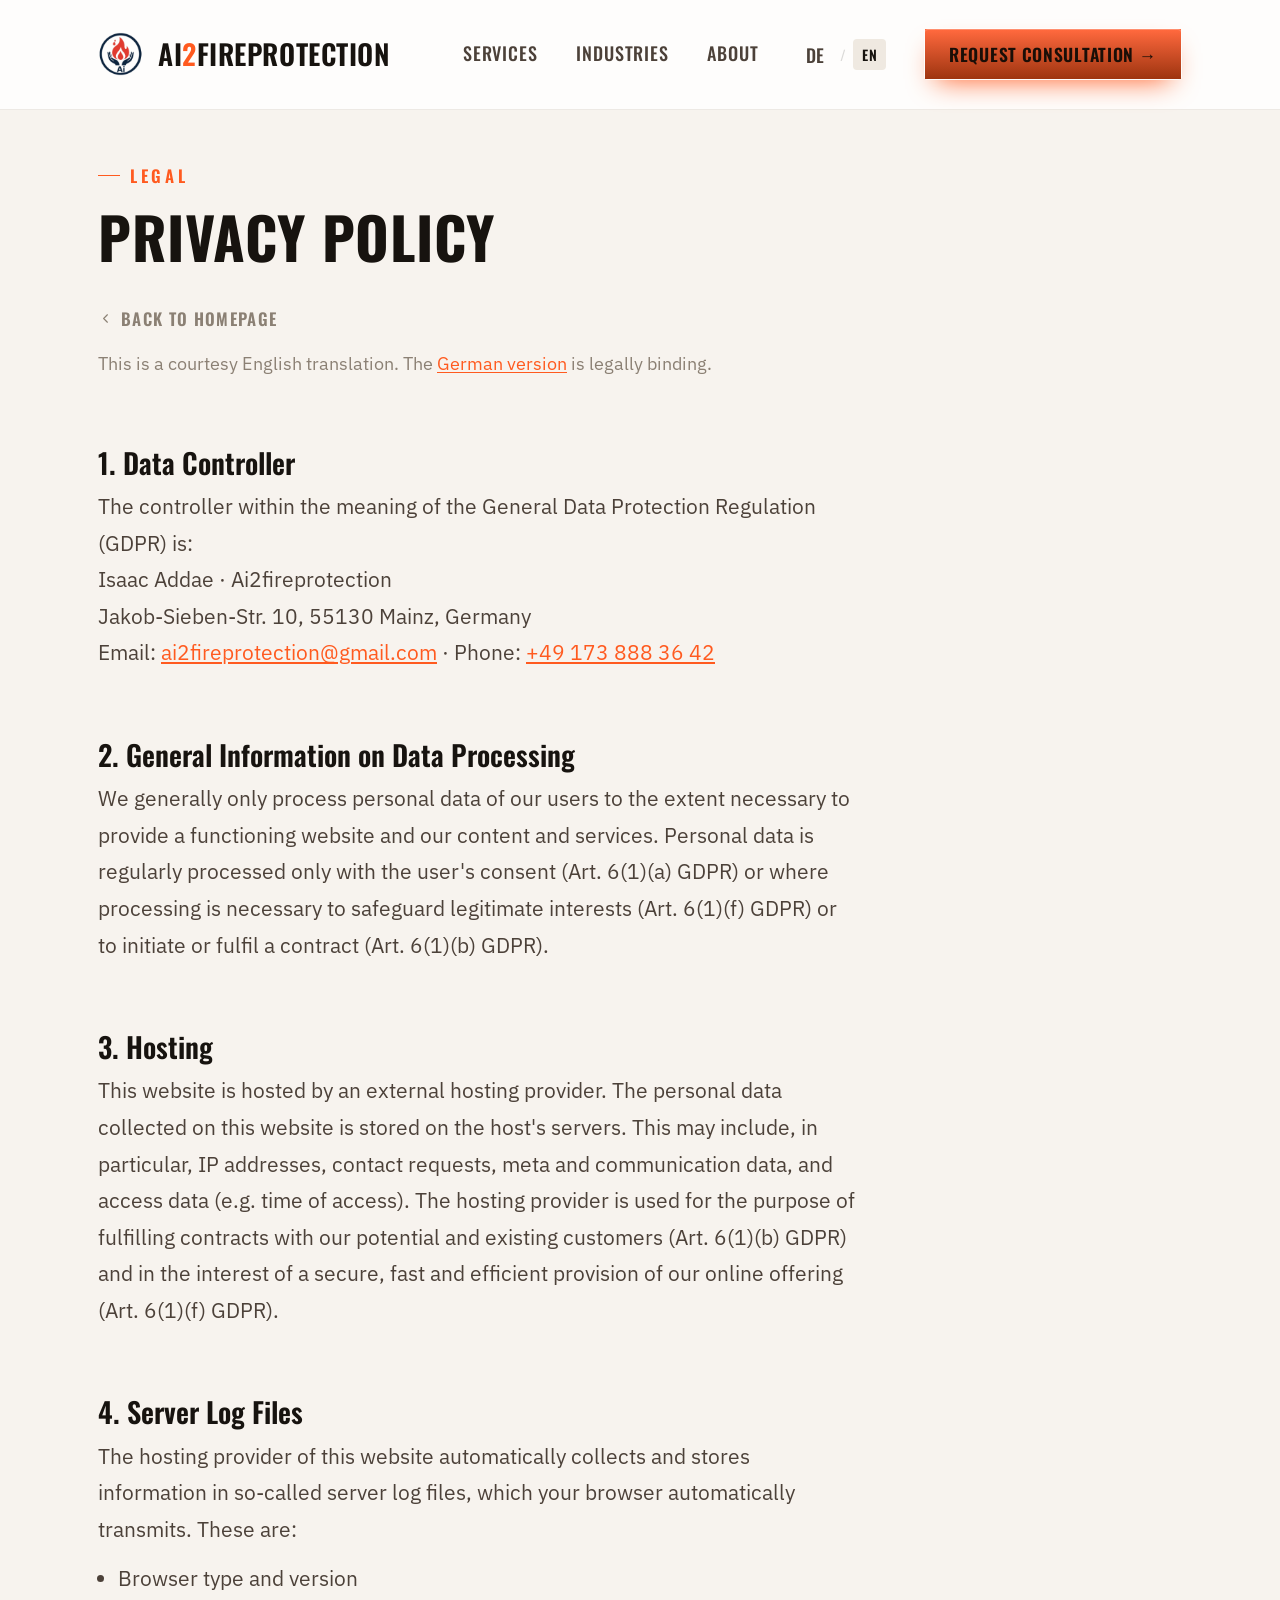
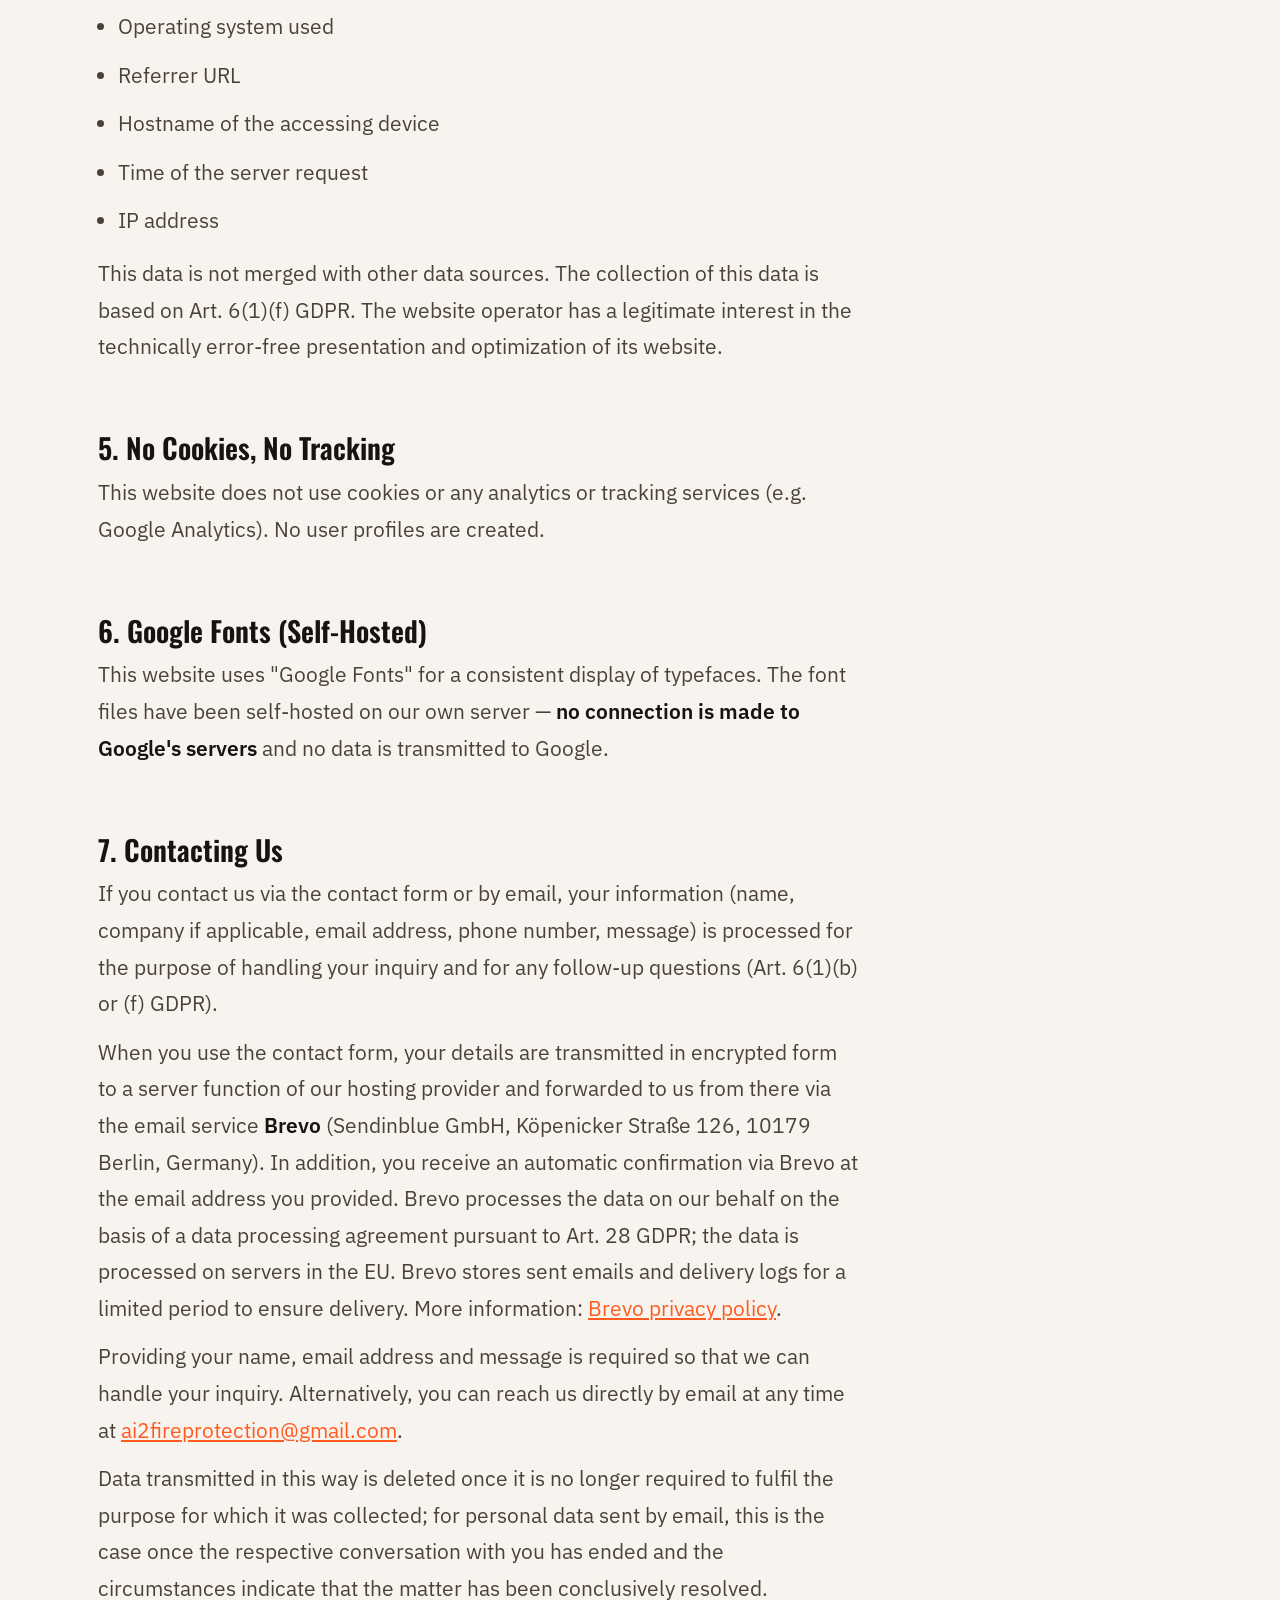
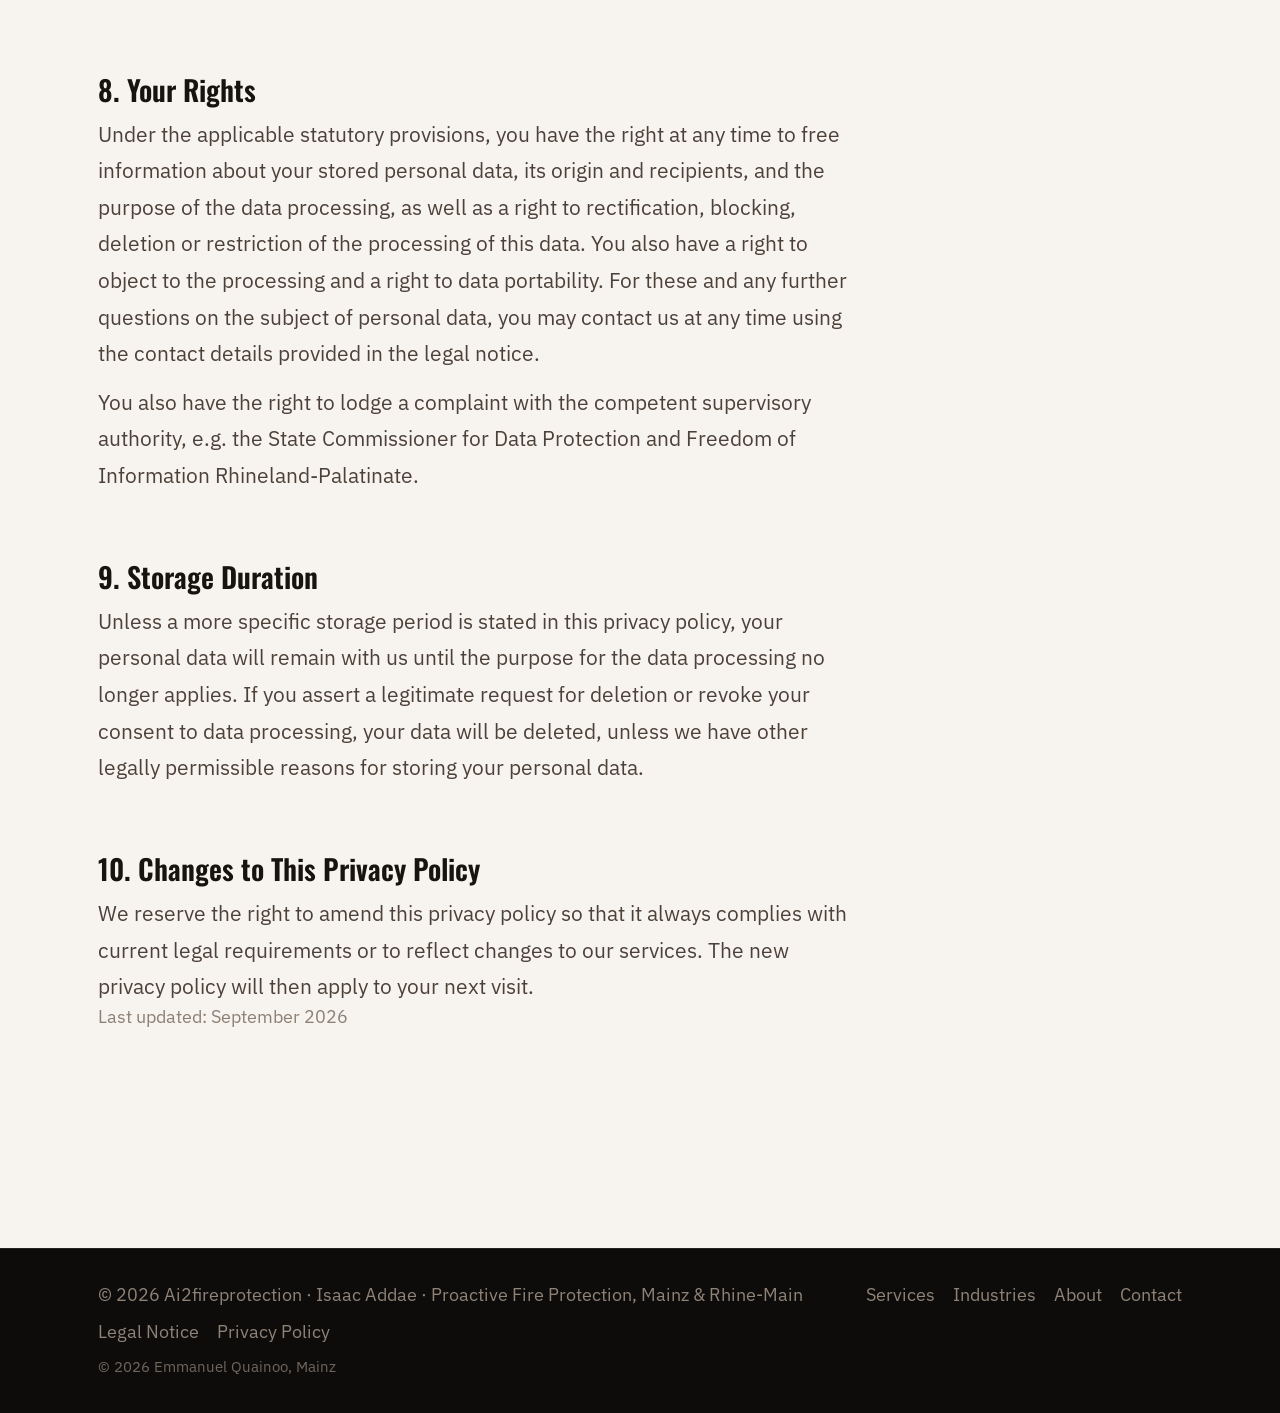
<file: en/privacy-policy.html>
<!doctype html>
<html lang="en">
<head>
  <meta charset="UTF-8">
  <meta name="viewport" content="width=device-width, initial-scale=1">
  <title>Privacy Policy – Ai2fireprotection</title>
  <meta name="description" content="Privacy policy for Ai2fireprotection in accordance with the GDPR.">
  <meta name="robots" content="noindex, follow">
  <link rel="canonical" href="https://ai2fireprotection.com/en/privacy-policy.html">
  <link rel="alternate" hreflang="de" href="https://ai2fireprotection.com/datenschutz.html">
  <link rel="alternate" hreflang="en" href="https://ai2fireprotection.com/en/privacy-policy.html">
  <link rel="alternate" hreflang="x-default" href="https://ai2fireprotection.com/datenschutz.html">
  <link rel="icon" href="../images/logo.png">
  <link rel="stylesheet" href="../styles.css">
</head>
<body>
<div class="page" id="top">

  <!-- NAV -->
  <header class="nav">
    <div class="container nav-inner">
      <a class="brand" href="index.html#top">
        <img class="brand-mark" src="../images/logo.png" alt="Ai2fireprotection Logo">
        <span class="brand-word">Ai<b>2</b>FireProtection</span>
      </a>
      <input type="checkbox" id="nav-toggle" class="nav-toggle-input">
      <nav class="nav-links">
        <a href="index.html#services">Services</a>
        <a href="index.html#industries">Industries</a>
        <a href="index.html#about">About</a>
        <div class="lang-switch">
          <a href="../datenschutz.html">DE</a>
          <span class="lang-sep">/</span>
          <span class="lang-current">EN</span>
        </div>
        <a href="index.html#contact" class="btn btn-accent btn-sm">Request Consultation →</a>
      </nav>
      <label for="nav-toggle" class="nav-toggle-btn" aria-label="Open menu">
        <svg width="24" height="24" viewBox="0 0 24 24" fill="none" stroke="currentColor" stroke-width="1.6" stroke-linecap="round"><line x1="3" y1="6" x2="21" y2="6"/><line x1="3" y1="12" x2="21" y2="12"/><line x1="3" y1="18" x2="21" y2="18"/></svg>
      </label>
    </div>
  </header>

  <!-- LEGAL CONTENT -->
  <section class="legal-hero">
    <div class="container">
      <span class="eyebrow">Legal</span>
      <h1>Privacy Policy</h1>
    </div>
  </section>

  <section style="padding-top:0;">
    <div class="container">
      <a class="back-link" href="index.html">
        <svg viewBox="0 0 24 24" fill="none" stroke="currentColor" stroke-width="1.8" stroke-linecap="round" stroke-linejoin="round"><polyline points="15,18 9,12 15,6"/></svg>
        Back to homepage
      </a>

      <div class="prose">
        <p class="meta" style="margin-bottom:2em;">This is a courtesy English translation. The <a href="../datenschutz.html">German version</a> is legally binding.</p>

        <h2>1. Data Controller</h2>
        <p>
          The controller within the meaning of the General Data Protection Regulation (GDPR) is:<br>
          Isaac Addae · Ai2fireprotection<br>
          Jakob-Sieben-Str. 10, 55130 Mainz, Germany<br>
          Email: <a href="mailto:ai2fireprotection@gmail.com">ai2fireprotection@gmail.com</a> ·
          Phone: <a href="tel:+491738883642">+49 173 888 36 42</a>
        </p>

        <h2>2. General Information on Data Processing</h2>
        <p>We generally only process personal data of our users to the extent necessary to provide a functioning website and our content and services. Personal data is regularly processed only with the user's consent (Art. 6(1)(a) GDPR) or where processing is necessary to safeguard legitimate interests (Art. 6(1)(f) GDPR) or to initiate or fulfil a contract (Art. 6(1)(b) GDPR).</p>

        <h2>3. Hosting</h2>
        <p>This website is hosted by an external hosting provider. The personal data collected on this website is stored on the host's servers. This may include, in particular, IP addresses, contact requests, meta and communication data, and access data (e.g. time of access). The hosting provider is used for the purpose of fulfilling contracts with our potential and existing customers (Art. 6(1)(b) GDPR) and in the interest of a secure, fast and efficient provision of our online offering (Art. 6(1)(f) GDPR).</p>

        <h2>4. Server Log Files</h2>
        <p>The hosting provider of this website automatically collects and stores information in so-called server log files, which your browser automatically transmits. These are:</p>
        <ul>
          <li>Browser type and version</li>
          <li>Operating system used</li>
          <li>Referrer URL</li>
          <li>Hostname of the accessing device</li>
          <li>Time of the server request</li>
          <li>IP address</li>
        </ul>
        <p>This data is not merged with other data sources. The collection of this data is based on Art. 6(1)(f) GDPR. The website operator has a legitimate interest in the technically error-free presentation and optimization of its website.</p>

        <h2>5. No Cookies, No Tracking</h2>
        <p>This website does not use cookies or any analytics or tracking services (e.g. Google Analytics). No user profiles are created.</p>

        <h2>6. Google Fonts (Self-Hosted)</h2>
        <p>This website uses "Google Fonts" for a consistent display of typefaces. The font files have been self-hosted on our own server — <strong>no connection is made to Google's servers</strong> and no data is transmitted to Google.</p>

        <h2>7. Contacting Us</h2>
        <p>If you contact us via the contact form or by email, your information (name, company if applicable, email address, phone number, message) is processed for the purpose of handling your inquiry and for any follow-up questions (Art. 6(1)(b) or (f) GDPR).</p>
        <p>When you use the contact form, your details are transmitted in encrypted form to a server function of our hosting provider and forwarded to us from there via the email service <strong>Brevo</strong> (Sendinblue GmbH, Köpenicker Straße 126, 10179 Berlin, Germany). In addition, you receive an automatic confirmation via Brevo at the email address you provided. Brevo processes the data on our behalf on the basis of a data processing agreement pursuant to Art. 28 GDPR; the data is processed on servers in the EU. Brevo stores sent emails and delivery logs for a limited period to ensure delivery. More information: <a href="https://www.brevo.com/legal/privacypolicy/" target="_blank" rel="noopener">Brevo privacy policy</a>.</p>
        <p>Providing your name, email address and message is required so that we can handle your inquiry. Alternatively, you can reach us directly by email at any time at <a href="mailto:ai2fireprotection@gmail.com">ai2fireprotection@gmail.com</a>.</p>
        <p>Data transmitted in this way is deleted once it is no longer required to fulfil the purpose for which it was collected; for personal data sent by email, this is the case once the respective conversation with you has ended and the circumstances indicate that the matter has been conclusively resolved.</p>

        <h2>8. Your Rights</h2>
        <p>Under the applicable statutory provisions, you have the right at any time to free information about your stored personal data, its origin and recipients, and the purpose of the data processing, as well as a right to rectification, blocking, deletion or restriction of the processing of this data. You also have a right to object to the processing and a right to data portability. For these and any further questions on the subject of personal data, you may contact us at any time using the contact details provided in the legal notice.</p>
        <p>You also have the right to lodge a complaint with the competent supervisory authority, e.g. the State Commissioner for Data Protection and Freedom of Information Rhineland-Palatinate.</p>

        <h2>9. Storage Duration</h2>
        <p>Unless a more specific storage period is stated in this privacy policy, your personal data will remain with us until the purpose for the data processing no longer applies. If you assert a legitimate request for deletion or revoke your consent to data processing, your data will be deleted, unless we have other legally permissible reasons for storing your personal data.</p>

        <h2>10. Changes to This Privacy Policy</h2>
        <p>We reserve the right to amend this privacy policy so that it always complies with current legal requirements or to reflect changes to our services. The new privacy policy will then apply to your next visit.</p>
        <p class="meta">Last updated: September 2026</p>
      </div>
    </div>
  </section>

  <footer class="dark-band">
    <div class="container">
      <div class="footer-inner">
        <span>© 2026 Ai2fireprotection · Isaac Addae · Proactive Fire Protection, Mainz &amp; Rhine-Main</span>
        <nav class="footer-nav">
          <a href="index.html#services">Services</a>
          <a href="index.html#industries">Industries</a>
          <a href="index.html#about">About</a>
          <a href="index.html#contact">Contact</a>
        </nav>
        <span class="fine"><a href="legal-notice.html">Legal Notice</a><a href="privacy-policy.html">Privacy Policy</a></span>
      </div>
      <p class="site-credit">© 2026 Emmanuel Quainoo, Mainz</p>
    </div>
  </footer>

  <!-- STICKY MOBILE CTA -->
  <div class="sticky-cta dark-band">
    <a class="icon-link" href="tel:+491738883642" aria-label="Call">
      <svg viewBox="0 0 24 24" fill="none" stroke="currentColor" stroke-width="1.6" stroke-linecap="round" stroke-linejoin="round"><path d="M4 5c0-.6.4-1 1-1h3l2 5-2 1.5c1 2.3 2.7 4 5 5L14.5 14l5 2v3c0 .6-.4 1-1 1C10.5 20 4 13.5 4 5Z"/></svg>
    </a>
    <a class="btn btn-accent" href="index.html#contact">Request Consultation</a>
  </div>
</div>

<script>
  var nav = document.querySelector(".nav");
  function onScroll() {
    if (!nav) return;
    if (window.scrollY > 30) nav.classList.add("is-scrolled");
    else nav.classList.remove("is-scrolled");
  }
  window.addEventListener("scroll", onScroll, { passive: true });
  onScroll();
</script>
</body>
</html>
</file>
<file: styles.css>
/* ---------- self-hosted fonts (no third-party requests / GDPR-safe) ---------- */
    @font-face { font-family: 'IBM Plex Sans'; font-style: normal; font-weight: 400; font-display: swap; src: url('fonts/ibm-plex-sans-400.woff2') format('woff2'); unicode-range: U+0000-00FF, U+0131, U+0152-0153, U+02BB-02BC, U+02C6, U+02DA, U+02DC, U+2000-206F, U+2122, U+2191, U+2193, U+2212, U+2215; }
    @font-face { font-family: 'IBM Plex Sans'; font-style: normal; font-weight: 400; font-display: swap; src: url('fonts/ibm-plex-sans-400-ext.woff2') format('woff2'); unicode-range: U+0100-024F, U+0259, U+1E00-1EFF, U+2020, U+20A0-20AB, U+20AD-20CF, U+2113, U+2C60-2C7F, U+A720-A7FF; }
    @font-face { font-family: 'IBM Plex Sans'; font-style: normal; font-weight: 500; font-display: swap; src: url('fonts/ibm-plex-sans-500.woff2') format('woff2'); unicode-range: U+0000-00FF, U+0131, U+0152-0153, U+02BB-02BC, U+02C6, U+02DA, U+02DC, U+2000-206F, U+2122, U+2191, U+2193, U+2212, U+2215; }
    @font-face { font-family: 'IBM Plex Sans'; font-style: normal; font-weight: 500; font-display: swap; src: url('fonts/ibm-plex-sans-500-ext.woff2') format('woff2'); unicode-range: U+0100-024F, U+0259, U+1E00-1EFF, U+2020, U+20A0-20AB, U+20AD-20CF, U+2113, U+2C60-2C7F, U+A720-A7FF; }
    @font-face { font-family: 'IBM Plex Sans'; font-style: normal; font-weight: 600; font-display: swap; src: url('fonts/ibm-plex-sans-600.woff2') format('woff2'); unicode-range: U+0000-00FF, U+0131, U+0152-0153, U+02BB-02BC, U+02C6, U+02DA, U+02DC, U+2000-206F, U+2122, U+2191, U+2193, U+2212, U+2215; }
    @font-face { font-family: 'IBM Plex Sans'; font-style: normal; font-weight: 600; font-display: swap; src: url('fonts/ibm-plex-sans-600-ext.woff2') format('woff2'); unicode-range: U+0100-024F, U+0259, U+1E00-1EFF, U+2020, U+20A0-20AB, U+20AD-20CF, U+2113, U+2C60-2C7F, U+A720-A7FF; }
    @font-face { font-family: 'Oswald'; font-style: normal; font-weight: 500; font-display: swap; src: url('fonts/oswald-500.woff2') format('woff2'); unicode-range: U+0000-00FF, U+0131, U+0152-0153, U+02BB-02BC, U+02C6, U+02DA, U+02DC, U+2000-206F, U+2122, U+2191, U+2193, U+2212, U+2215; }
    @font-face { font-family: 'Oswald'; font-style: normal; font-weight: 500; font-display: swap; src: url('fonts/oswald-500-ext.woff2') format('woff2'); unicode-range: U+0100-024F, U+0259, U+1E00-1EFF, U+2020, U+20A0-20AB, U+20AD-20CF, U+2113, U+2C60-2C7F, U+A720-A7FF; }
    @font-face { font-family: 'Oswald'; font-style: normal; font-weight: 600; font-display: swap; src: url('fonts/oswald-600.woff2') format('woff2'); unicode-range: U+0000-00FF, U+0131, U+0152-0153, U+02BB-02BC, U+02C6, U+02DA, U+02DC, U+2000-206F, U+2122, U+2191, U+2193, U+2212, U+2215; }
    @font-face { font-family: 'Oswald'; font-style: normal; font-weight: 600; font-display: swap; src: url('fonts/oswald-600-ext.woff2') format('woff2'); unicode-range: U+0100-024F, U+0259, U+1E00-1EFF, U+2020, U+20A0-20AB, U+20AD-20CF, U+2113, U+2C60-2C7F, U+A720-A7FF; }
    @font-face { font-family: 'Oswald'; font-style: normal; font-weight: 700; font-display: swap; src: url('fonts/oswald-700.woff2') format('woff2'); unicode-range: U+0000-00FF, U+0131, U+0152-0153, U+02BB-02BC, U+02C6, U+02DA, U+02DC, U+2000-206F, U+2122, U+2191, U+2193, U+2212, U+2215; }
    @font-face { font-family: 'Oswald'; font-style: normal; font-weight: 700; font-display: swap; src: url('fonts/oswald-700-ext.woff2') format('woff2'); unicode-range: U+0100-024F, U+0259, U+1E00-1EFF, U+2020, U+20A0-20AB, U+20AD-20CF, U+2113, U+2C60-2C7F, U+A720-A7FF; }

    * { box-sizing: border-box; }
    html { scroll-behavior: smooth; -webkit-text-size-adjust: 100%; text-size-adjust: 100%; }
    body {
      margin: 0;
      background: #f7f3ee;
      color: #17130f;
      font-family: "IBM Plex Sans", "Segoe UI", Arial, sans-serif;
      -webkit-font-smoothing: antialiased;
      text-wrap: pretty;
    }
    .page {
      --accent: #ff5a1f;
      --bg: #f7f3ee;
      --bg-elev: #ffffff;
      --bg-elev-2: #efe9e1;
      --line: rgba(23, 17, 12, 0.08);
      --line-strong: rgba(23, 17, 12, 0.15);
      --text: #17130f;
      --text-dim: #4c4139;
      --text-mute: #8b8074;
      --accent-2: color-mix(in oklch, var(--accent), black 30%);
      --accent-soft: color-mix(in oklch, var(--accent), transparent 82%);
      --accent-soft-2: color-mix(in oklch, var(--accent), transparent 65%);
      position: relative;
      background: var(--bg);
      overflow-x: clip;
    }
    /* dark band: re-declares the palette tokens for elements that break from the light base (hero, footer, nav, accent sections) */
    .dark-band {
      --bg: #0e0c0b;
      --bg-elev: #17130f;
      --bg-elev-2: #201a15;
      --line: rgba(242, 237, 232, 0.09);
      --line-strong: rgba(242, 237, 232, 0.16);
      --text: #f5f0ea;
      --text-dim: #cabfb3;
      --text-mute: #8f8378;
      background: var(--bg);
    }
    #branchen.dark-band { border-top: 1px solid var(--line); border-bottom: 1px solid var(--line); }
    footer.dark-band { border-top: 1px solid var(--line); }
    h1, h2, h3, .brand-word {
      font-family: "Oswald", "Arial Narrow", sans-serif;
      text-transform: uppercase;
      letter-spacing: 0.01em;
      line-height: 1.05;
      margin: 0;
      color: var(--text);
    }
    p { margin: 0; }
    a { color: var(--accent); text-decoration: none; }
    a:hover { color: var(--text); }
    .container {
      max-width: 1180px;
      margin: 0 auto;
      padding: 0 clamp(20px, 5vw, 48px);
    }
    .eyebrow {
      display: inline-flex;
      align-items: center;
      gap: 10px;
      font-family: "Oswald", sans-serif;
      font-size: 16.8px;
      font-weight: 600;
      letter-spacing: 0.22em;
      text-transform: uppercase;
      color: var(--accent);
    }
    .eyebrow::before {
      content: "";
      width: 22px;
      height: 1.5px;
      background: var(--accent);
      display: block;
    }
    .btn {
      display: inline-flex;
      align-items: center;
      justify-content: center;
      gap: 8px;
      height: 64px;
      padding: 0 34px;
      border-radius: 4px;
      font-family: "Oswald", sans-serif;
      font-weight: 600;
      font-size: 20.2px;
      letter-spacing: 0.04em;
      text-transform: uppercase;
      cursor: pointer;
      border: 1px solid transparent;
      transition: transform 0.2s ease, box-shadow 0.2s ease, background 0.2s ease, border-color 0.2s ease, color 0.2s ease;
      white-space: nowrap;
    }
    .btn-sm { height: 52px; padding: 0 24px; font-size: 17.5px; }
    .btn-accent {
      background-image:
        linear-gradient(115deg, transparent 0%, transparent 42%, rgba(255,255,255,0.65) 50%, transparent 58%, transparent 100%),
        linear-gradient(180deg, color-mix(in oklch, var(--accent), white 8%), var(--accent-2));
      background-size: 300% 300%, 100% 100%;
      background-position: 200% 0%, 0 0;
      background-repeat: no-repeat;
      color: #1a0e07;
      box-shadow: 0 1px 0 rgba(255,255,255,0.25) inset, 0 12px 28px -12px var(--accent);
      transition: transform 0.2s ease, box-shadow 0.2s ease, background-position 0.6s ease, border-color 0.2s ease, color 0.2s ease;
    }
    .btn-accent:hover { transform: translateY(-2px); box-shadow: 0 1px 0 rgba(255,255,255,0.3) inset, 0 18px 34px -12px var(--accent); color: #1a0e07; background-position: -100% 0%, 0 0; }
    .btn-ghost {
      background: transparent;
      color: var(--text);
      border-color: var(--line-strong);
    }
    .btn-ghost:hover { border-color: var(--accent); color: var(--text); background: var(--accent-soft); }
    .btn[disabled] { opacity: 0.45; cursor: not-allowed; transform: none !important; }
    .btn-block { width: 100%; }

    /* ---------- nav ---------- */
    .nav {
      position: fixed;
      top: 0; left: 0; right: 0;
      z-index: 100;
      padding: 28px 0;
      background: rgba(255, 255, 255, 0.82);
      backdrop-filter: blur(14px) saturate(1.4);
      -webkit-backdrop-filter: blur(14px) saturate(1.4);
      border-bottom: 1px solid transparent;
      box-shadow: 0 1px 0 rgba(23,17,12,0.04);
      transition: background 0.35s ease, padding 0.35s ease, border-color 0.35s ease, box-shadow 0.35s ease;
    }
    .nav.is-scrolled {
      background: rgba(255, 255, 255, 0.96);
      padding: 18px 0;
      border-color: var(--line);
      box-shadow: 0 12px 32px -16px rgba(23,17,12,0.18);
    }
    .nav-inner { display: flex; align-items: center; justify-content: space-between; gap: 24px; }
    .brand { display: flex; align-items: center; gap: 12px; }
    .brand-mark { width: 48px; height: 48px; object-fit: contain; flex: none; transition: transform 0.45s cubic-bezier(.34,1.56,.64,1); }
    .brand:hover .brand-mark { transform: rotate(-8deg) scale(1.1); }
    .brand-word { font-size: 28px; font-weight: 600; letter-spacing: 0.02em; }
    .brand-word b { color: var(--accent); font-weight: 600; }
    .nav-toggle-input { display: none; }
    .nav-links { display: flex; align-items: center; gap: 38px; }
    .nav-links a:not(.btn) {
      position: relative;
      font-family: "Oswald", sans-serif;
      font-size: 18.1px;
      font-weight: 500;
      letter-spacing: 0.05em;
      text-transform: uppercase;
      color: var(--text-dim);
      padding-bottom: 4px;
    }
    .nav-links a:not(.btn)::after {
      content: "";
      position: absolute; left: 0; right: 0; bottom: 0;
      height: 2px;
      border-radius: 2px;
      background: var(--accent);
      transform: scaleX(0);
      transform-origin: right;
      transition: transform 0.3s cubic-bezier(.4,0,.2,1);
    }
    .nav-links a:not(.btn):hover { color: var(--text); }
    .nav-links a:not(.btn):hover::after { transform: scaleX(1); transform-origin: left; }
    .nav-toggle-btn {
      display: none; cursor: pointer; color: var(--text);
      align-items: center; justify-content: center;
      width: 44px; height: 44px; margin: -10px; border-radius: 8px;
      -webkit-tap-highlight-color: transparent;
      position: relative; z-index: 2;
    }
    .nav-toggle-btn svg line { transform-box: fill-box; transform-origin: center; transition: transform 0.3s cubic-bezier(.4,0,.2,1), opacity 0.2s ease; }
    .nav-toggle-input:checked ~ .nav-toggle-btn svg line:nth-child(1) { transform: translateY(6px) rotate(45deg); }
    .nav-toggle-input:checked ~ .nav-toggle-btn svg line:nth-child(2) { opacity: 0; }
    .nav-toggle-input:checked ~ .nav-toggle-btn svg line:nth-child(3) { transform: translateY(-6px) rotate(-45deg); }
    /* ---------- language switch ---------- */
    .lang-switch {
      display: flex;
      align-items: center;
      gap: 6px;
      font-family: "Oswald", sans-serif;
      font-size: 14px;
      font-weight: 600;
      letter-spacing: 0.04em;
    }
    .lang-switch a, .lang-switch span {
      padding: 5px 9px;
      border-radius: 4px;
      color: var(--text-mute);
    }
    .lang-switch a:hover { color: var(--accent); background: var(--accent-soft); }
    .lang-switch .lang-current { color: var(--text); background: var(--bg-elev-2); }
    .lang-switch .lang-sep { padding: 0; color: var(--line-strong); }

    /* ---------- reveal ---------- */
    .reveal { opacity: 0; transform: translateY(22px); transition: opacity 0.7s ease, transform 0.7s ease; }
    .reveal.is-visible { opacity: 1; transform: translateY(0); }
    .reveal-1 { transition-delay: 0.05s; } .reveal-2 { transition-delay: 0.12s; }
    .reveal-3 { transition-delay: 0.19s; } .reveal-4 { transition-delay: 0.26s; }

    /* ---------- hero ---------- */
    .hero {
      position: relative;
      padding: clamp(140px, 22vw, 210px) 0 clamp(120px, 14vw, 170px);
      overflow: hidden;
      background: var(--bg);
    }
    .hero-photo { position: absolute; inset: 0; z-index: 0; overflow: hidden; }
    .hero-photo img { width: 100%; height: 100%; object-fit: cover; object-position: center 30%; opacity: 0.32; filter: saturate(0.65) contrast(1.05); }
    .hero-photo::after {
      content: "";
      position: absolute; inset: 0;
      background:
        radial-gradient(60% 55% at 78% 8%, var(--accent-soft), transparent 60%),
        linear-gradient(180deg, var(--bg) 0%, rgba(14,12,11,0.5) 30%, var(--bg) 94%);
    }
    .hero::before {
      content: "";
      position: absolute; inset: -20% -10% auto -10%;
      height: 130%;
      background: radial-gradient(40% 40% at 8% 30%, rgba(242,237,232,0.05), transparent 65%);
      animation: glow 10s ease-in-out infinite alternate;
      pointer-events: none;
      z-index: 0;
    }
    .hero::after {
      content: "";
      position: absolute; inset: 0;
      background-image:
        linear-gradient(var(--line) 1px, transparent 1px),
        linear-gradient(90deg, var(--line) 1px, transparent 1px);
      background-size: 64px 64px;
      -webkit-mask-image: linear-gradient(180deg, rgba(0,0,0,0.5), transparent 78%);
      mask-image: linear-gradient(180deg, rgba(0,0,0,0.5), transparent 78%);
      pointer-events: none;
    }
    @keyframes glow { from { opacity: 0.7; transform: translateY(0); } to { opacity: 1; transform: translateY(2%); } }
    .scanline { position: absolute; left: 0; right: 0; height: 1px; background: linear-gradient(90deg, transparent, var(--accent), transparent); opacity: 0.55; animation: scan 7s linear infinite; pointer-events: none; }
    @keyframes scan { 0% { top: 8%; opacity: 0; } 8% { opacity: 0.6; } 50% { opacity: 0.6; } 92% { opacity: 0; } 100% { top: 92%; opacity: 0; } }
    .skyline { position: absolute; left: 0; right: 0; bottom: 0; height: clamp(90px, 16vw, 190px); display: flex; align-items: flex-end; gap: clamp(6px, 1.4vw, 16px); padding: 0 clamp(20px, 5vw, 48px); opacity: 0.5; pointer-events: none; }
    .skyline i { display: block; flex: none; background: linear-gradient(180deg, var(--bg-elev-2), var(--bg)); border-top: 1px solid var(--line-strong); }
    .hero-inner { position: relative; z-index: 1; max-width: 760px; }
    .hero h1 {
      font-size: clamp(51.1px, 6vw, 91.4px);
      margin-top: 18px;
    }
    .hero h1 em { font-style: normal; color: var(--accent); display: block; }
    .hero-sub {
      margin-top: 22px;
      max-width: 560px;
      font-size: clamp(21.5px, 1.6vw, 24.8px);
      line-height: 1.65;
      color: var(--text-dim);
    }
    .hero-cta { display: flex; flex-wrap: wrap; gap: 16px; margin-top: 38px; }

    /* ---------- trust / stats bar ---------- */
    .stats { border-top: 1px solid var(--line); border-bottom: 1px solid var(--line); background: var(--bg-elev); }
    .stats-grid { display: grid; grid-template-columns: repeat(4, minmax(0,1fr)); gap: 1px; background: var(--line); }
    .stat { background: var(--bg-elev); padding: clamp(26px, 4vw, 40px) clamp(16px, 2vw, 28px); text-align: left; }
    .stat-num { font-family: "Oswald", sans-serif; font-weight: 700; font-size: clamp(34.9px, 3vw, 48.4px); color: var(--accent); letter-spacing: 0.01em; }
    .stat-label { margin-top: 6px; font-size: 17.5px; color: var(--text-dim); letter-spacing: 0.02em; line-height: 1.4; }

    /* ---------- section shell ---------- */
    section { position: relative; padding: clamp(64px, 9vw, 108px) 0; }
    .section-head { max-width: 640px; margin-bottom: clamp(40px, 6vw, 64px); }
    .section-head h2 { font-size: clamp(37.7px, 3.4vw, 56.4px); margin-top: 14px; }
    .section-head p { margin-top: 16px; color: var(--text-dim); font-size: 21.5px; line-height: 1.6; }
    .section-head.center { max-width: 700px; margin-left: auto; margin-right: auto; text-align: center; }
    .section-head.center .eyebrow::before { display: none; }
    .divider { height: 1px; background: var(--line); border: none; margin: 0; }

    /* ---------- problem ---------- */
    .problem { background: var(--bg-elev); border-top: 1px solid var(--line); border-bottom: 1px solid var(--line); }
    .problem-head { max-width: 720px; }
    .problem-head h2 { font-size: clamp(37.7px, 4vw, 61.8px); }
    .problem-head p { margin-top: 20px; color: var(--text-dim); font-size: 22.2px; line-height: 1.7; max-width: 620px; }
    .problem-lead { margin-top: 28px; font-size: 25.6px; color: var(--text); font-weight: 500; }
    .problem-grid { margin-top: 48px; display: grid; grid-template-columns: repeat(3, minmax(0,1fr)); gap: 28px; }
    .problem-card { display: flex; flex-direction: column; gap: 14px; }
    .problem-card .num { font-family: "Oswald", sans-serif; color: var(--accent); font-size: 17.5px; letter-spacing: 0.14em; }
    .problem-card h3 { font-size: 22.8px; letter-spacing: 0.02em; }
    .problem-card p { color: var(--text-dim); font-size: 19.4px; line-height: 1.55; }

    /* ---------- services ---------- */
    .services-grid { display: grid; grid-template-columns: repeat(3, minmax(0, 1fr)); gap: 1px; background: var(--line); border: 1px solid var(--line); border-radius: 6px; overflow: hidden; }
    .service-card { background: var(--bg-elev); padding: 30px 26px; display: flex; flex-direction: column; gap: 16px; transition: background 0.25s ease, transform 0.25s ease; }
    .service-card:hover { background: var(--bg-elev-2); transform: translateY(-3px); }
    .service-icon { width: 54px; height: 54px; border-radius: 5px; background: var(--accent-soft); color: var(--accent); display: flex; align-items: center; justify-content: center; flex: none; }
    .service-icon svg { width: 30px; height: 30px; }
    .service-card h3 { font-size: 22.2px; letter-spacing: 0.01em; }
    .service-card p { color: var(--text-dim); font-size: 19.4px; line-height: 1.55; flex-grow: 1; }
    .service-link { font-family: "Oswald", sans-serif; font-size: 16.8px; font-weight: 600; letter-spacing: 0.06em; text-transform: uppercase; color: var(--text-mute); display: inline-flex; align-items: center; gap: 6px; transition: color 0.2s ease, gap 0.2s ease; }
    .service-card:hover .service-link { color: var(--accent); gap: 10px; }

    /* ---------- industries (illustration tiles) ---------- */
    .industries-grid { display: grid; grid-template-columns: repeat(3, minmax(0,1fr)); gap: 20px; }
    .industry-tile { border: 1px solid var(--line); border-radius: 8px; overflow: hidden; background: var(--bg-elev); transition: border-color 0.25s ease, transform 0.25s ease; }
    .industry-tile:hover { border-color: var(--line-strong); transform: translateY(-3px); }
    .industry-tile:hover .industry-visual img { transform: scale(1.06); }
    .industry-visual { position: relative; height: 180px; overflow: hidden; background: var(--bg-elev-2); }
    .industry-visual img { position: absolute; inset: 0; width: 100%; height: 100%; object-fit: cover; transition: transform 0.5s ease; }
    .industry-visual::after { content: ""; position: absolute; inset: 0; background: linear-gradient(180deg, rgba(14,12,11,0.08) 0%, rgba(14,12,11,0.55) 75%, rgba(14,12,11,0.82) 100%); }
    .industry-icon-badge { position: absolute; left: 16px; bottom: 14px; width: 46px; height: 46px; border-radius: 7px; background: rgba(14,12,11,0.6); border: 1px solid rgba(245,240,234,0.18); backdrop-filter: blur(3px); display: flex; align-items: center; justify-content: center; z-index: 1; }
    .industry-icon-badge svg { width: 23px; height: 23px; color: var(--accent); }
    .industry-body { padding: 22px 24px 26px; }
    .industry-body h3 { font-size: 21.5px; letter-spacing: 0.03em; }
    .industry-body p { margin-top: 8px; color: var(--text-dim); font-size: 18.8px; line-height: 1.55; }
    .industries-grid .industry-tile:nth-child(4),
    .industries-grid .industry-tile:nth-child(5) { grid-column: span 1; }

    /* ---------- process ---------- */
    .process-list { position: relative; max-width: 640px; margin: 0 auto; padding-left: 8px; }
    .process-list::before { content: ""; position: absolute; left: 27px; top: 10px; bottom: 10px; width: 1px; background: var(--line-strong); }
    .process-step { position: relative; display: flex; gap: 24px; padding-bottom: 44px; }
    .process-step:last-child { padding-bottom: 0; }
    .process-num { flex: none; width: 62px; height: 62px; border-radius: 50%; border: 1px solid var(--line-strong); background: var(--bg-elev); display: flex; align-items: center; justify-content: center; font-family: "Oswald", sans-serif; font-weight: 600; color: var(--accent); font-size: 20.2px; z-index: 1; transition: border-color 0.3s ease, box-shadow 0.3s ease; }
    .process-step.is-visible .process-num { border-color: var(--accent); box-shadow: 0 0 0 5px var(--accent-soft); }
    .process-text h3 { font-size: 25.6px; margin-top: 10px; }
    .process-text p { margin-top: 8px; color: var(--text-dim); font-size: 19.4px; line-height: 1.6; max-width: 420px; }

    /* ---------- about ---------- */
    .about-top { display: grid; grid-template-columns: 330px 1fr; gap: clamp(32px, 5vw, 64px); align-items: start; }
    .avatar { width: 100%; aspect-ratio: 1; border-radius: 6px; background: linear-gradient(155deg, var(--bg-elev-2), var(--bg-elev)); border: 1px solid var(--line-strong); position: relative; overflow: hidden; }
    .avatar img { width: 100%; height: 100%; object-fit: cover; display: block; }
    .about-name { font-size: 34.9px; margin-top: 4px; }
    .about-role { color: var(--text-mute); font-size: 18.1px; letter-spacing: 0.08em; text-transform: uppercase; margin-top: 8px; font-family: "Oswald", sans-serif; }
    .about-bio { margin-top: 18px; color: var(--text-dim); font-size: 20.9px; line-height: 1.7; max-width: 620px; }
    .about-links { margin-top: 22px; display: flex; gap: 14px; }
    .icon-link { width: 40px; height: 40px; border-radius: 50%; border: 1px solid var(--line-strong); display: flex; align-items: center; justify-content: center; color: var(--text-dim); transition: border-color 0.2s ease, color 0.2s ease, background 0.2s ease; }
    .icon-link svg { width: 18px; height: 18px; }
    .icon-link:hover { border-color: var(--accent); color: var(--accent); background: var(--accent-soft); }

    .sub-head { display: flex; align-items: baseline; gap: 14px; margin: clamp(56px, 7vw, 80px) 0 30px; }
    .sub-head h3 { font-size: 26.9px; color: var(--text); }

    .creds { display: grid; grid-template-columns: repeat(3, minmax(0, 1fr)); gap: 22px; }
    .cred-card { padding: 22px; border: 1px solid var(--line); border-radius: 6px; background: var(--bg-elev); }
    .cred-year { font-family: "Oswald", sans-serif; color: var(--accent); font-size: 17.5px; letter-spacing: 0.08em; font-weight: 600; }
    .cred-card h4 { margin-top: 10px; font-size: 20.9px; font-weight: 600; color: var(--text); font-family: "IBM Plex Sans", sans-serif; text-transform: none; letter-spacing: 0; }
    .cred-card p { margin-top: 6px; font-size: 18.1px; color: var(--text-mute); line-height: 1.5; }

    .timeline { position: relative; padding-left: 28px; }
    .timeline::before { content: ""; position: absolute; left: 5px; top: 6px; bottom: 6px; width: 1px; background: var(--line-strong); }
    .tl-item { position: relative; padding-bottom: 34px; }
    .tl-item:last-child { padding-bottom: 0; }
    .tl-dot { position: absolute; left: -28px; top: 3px; width: 11px; height: 11px; border-radius: 50%; background: var(--accent); box-shadow: 0 0 0 4px var(--accent-soft); }
    .tl-year { font-family: "Oswald", sans-serif; font-size: 17.5px; letter-spacing: 0.08em; color: var(--accent); font-weight: 600; }
    .tl-item h4 { margin-top: 6px; font-size: 22.8px; font-weight: 600; color: var(--text); font-family: "IBM Plex Sans", sans-serif; text-transform: none; letter-spacing: 0; }
    .tl-item .place { color: var(--text-mute); font-size: 18.1px; margin-top: 3px; }

    .tags { display: flex; flex-wrap: wrap; gap: 10px; }
    .tag { padding: 9px 16px; border: 1px solid var(--line-strong); border-radius: 999px; font-size: 18.1px; color: var(--text-dim); background: var(--bg-elev); }

    /* ---------- brandschutz-check ---------- */
    .check { background: linear-gradient(155deg, var(--bg-elev-2), var(--bg-elev)); border-top: 1px solid var(--line); border-bottom: 1px solid var(--line); }
    .check-wrap { max-width: 620px; margin: 0 auto; text-align: center; }
    .check-wrap .section-head { margin-left: auto; margin-right: auto; }
    .check-panel { margin-top: 40px; border: 1px solid var(--line-strong); border-radius: 10px; background: var(--bg); padding: clamp(28px, 5vw, 44px); text-align: left; }
    .check-progress { display: flex; gap: 6px; margin-bottom: 28px; }
    .check-dot { height: 4px; flex: 1; border-radius: 2px; background: var(--line-strong); transition: background 0.3s ease; }
    .check-dot.is-done { background: var(--accent); }
    .check-q { font-size: 25.6px; color: var(--text); line-height: 1.4; }
    .check-options { margin-top: 24px; display: flex; gap: 14px; flex-wrap: wrap; }
    .check-option { flex: 1; min-width: 140px; padding: 16px 18px; border: 1px solid var(--line-strong); border-radius: 6px; background: var(--bg-elev); color: var(--text); font-family: "Oswald", sans-serif; font-size: 18.8px; letter-spacing: 0.02em; text-align: center; cursor: pointer; transition: border-color 0.2s ease, background 0.2s ease; }
    .check-option:hover { border-color: var(--accent); background: var(--accent-soft); }
    .check-intro-icon { width: 48px; height: 48px; color: var(--accent); margin: 0 auto 18px; }
    .check-result-icon { width: 44px; height: 44px; color: var(--accent); margin-bottom: 18px; }
    .check-result p { color: var(--text-dim); font-size: 20.9px; line-height: 1.65; }
    .check-result .btn { margin-top: 26px; }
    .check-restart { display: block; margin-top: 18px; font-size: 17.5px; color: var(--text-mute); text-align: center; cursor: pointer; }
    .check-restart:hover { color: var(--accent); }
    .center-col { text-align: center; }

    /* ---------- cta banner ---------- */
    .cta-banner { background: var(--bg-elev); border-top: 1px solid var(--line); border-bottom: 1px solid var(--line); position: relative; overflow: hidden; }
    .cta-banner::before { content: ""; position: absolute; inset: 0; background: radial-gradient(50% 90% at 90% 50%, var(--accent-soft), transparent 65%); pointer-events: none; }
    .cta-inner { position: relative; text-align: center; max-width: 720px; margin: 0 auto; }
    .cta-inner h2 { font-size: clamp(40.3px, 4.5vw, 64.6px); }
    .cta-inner p { margin-top: 20px; color: var(--text-dim); font-size: 22.2px; line-height: 1.6; }
    .cta-row { margin-top: 34px; display: flex; gap: 20px; flex-wrap: wrap; align-items: center; justify-content: center; }
    .cta-phone { font-family: "Oswald", sans-serif; font-size: 21.5px; font-weight: 600; color: var(--text); display: inline-flex; align-items: center; gap: 8px; }
    .cta-phone svg { width: 18px; height: 18px; color: var(--accent); }

    /* ---------- contact ---------- */
    .contact-wrap { display: grid; grid-template-columns: 1fr 1.1fr; gap: clamp(32px, 6vw, 72px); align-items: start; }
    .contact h2 { font-size: clamp(40.3px, 4vw, 61.8px); margin-top: 14px; }
    .contact-sub { margin-top: 18px; color: var(--text-dim); font-size: 21.5px; line-height: 1.65; max-width: 480px; }
    .contact-card { border: 1px solid var(--line-strong); border-radius: 6px; padding: clamp(22px, 3vw, 30px); background: var(--bg-elev); margin-top: 34px; }
    .contact-row { display: flex; align-items: flex-start; gap: 14px; padding: 16px 0; border-bottom: 1px solid var(--line); }
    .contact-row:last-child { border-bottom: none; }
    .contact-row svg { width: 20px; height: 20px; color: var(--accent); flex: none; margin-top: 2px; }
    .contact-row .lbl { font-size: 15.5px; letter-spacing: 0.1em; text-transform: uppercase; color: var(--text-mute); font-family: "Oswald", sans-serif; }
    .contact-row .val { margin-top: 4px; font-size: 20.2px; color: var(--text); }

    .form { border: 1px solid var(--line-strong); border-radius: 8px; padding: clamp(26px, 4vw, 36px); background: var(--bg-elev); }
    .form-grid { display: grid; grid-template-columns: repeat(2, minmax(0,1fr)); gap: 18px; }
    .field { display: flex; flex-direction: column; gap: 8px; }
    .field.full { grid-column: 1 / -1; }
    .field label { font-family: "Oswald", sans-serif; font-size: 15.5px; letter-spacing: 0.1em; text-transform: uppercase; color: var(--text-mute); }
    .field input, .field select, .field textarea {
      background: var(--bg);
      border: 1px solid var(--line-strong);
      border-radius: 4px;
      color: var(--text);
      font-family: "IBM Plex Sans", sans-serif;
      font-size: 19.4px;
      padding: 12px 14px;
      outline: none;
      transition: border-color 0.2s ease;
    }
    .field textarea { resize: vertical; min-height: 90px; }
    .field input:focus, .field select:focus, .field textarea:focus { border-color: var(--accent); }
    .form-note { margin-top: 16px; font-size: 16.8px; color: var(--text-mute); line-height: 1.5; }
    .form .btn { margin-top: 22px; }

    /* ---------- footer ---------- */
    footer { padding: 34px 0; }
    .footer-inner { display: flex; flex-wrap: wrap; gap: 14px; align-items: center; justify-content: space-between; color: var(--text-mute); font-size: 17.5px; }
    .footer-inner .fine { display: flex; gap: 18px; flex-wrap: wrap; }
    .fine a { color: var(--text-mute); font-size: 17.5px; }
    .fine a:hover { color: var(--text); }
    .footer-nav { display: flex; gap: 18px; flex-wrap: wrap; }
    .footer-nav a { color: var(--text-mute); font-size: 17.5px; }
    .footer-nav a:hover { color: var(--text); }
    .photo-credits { margin-top: 16px; padding-top: 16px; border-top: 1px solid var(--line); font-size: 14.8px; line-height: 1.6; color: var(--text-mute); opacity: 0.75; }
    .site-credit { margin-top: 12px; font-size: 14.8px; line-height: 1.6; color: var(--text-mute); opacity: 0.75; }

    /* ---------- sticky mobile cta ---------- */
    .sticky-cta { display: none; }

    @media (max-width: 860px) {
      .nav-toggle-btn { display: flex; }
      /* .nav has a backdrop-filter, which makes it the containing block for any
         position:fixed descendant — so .nav-links' "inset:0" would resolve
         against the header's own small box instead of the viewport, squashing
         the full-screen menu into the header strip with no real background
         behind the links. Drop the filter while the menu is open so the fixed
         overlay sizes itself against the viewport again. */
      .nav:has(#nav-toggle:checked) { backdrop-filter: none; -webkit-backdrop-filter: none; }
      /* full-screen overlay: avoids guessing the header's height (which changes
         between the scrolled/unscrolled state), so the menu can never end up
         partially hidden behind the header — the bug reported on Android. */
      .nav-links {
        position: fixed; inset: 0; z-index: 10; margin: 0;
        padding: calc(92px + env(safe-area-inset-top)) 28px calc(32px + env(safe-area-inset-bottom));
        flex-direction: column; align-items: stretch; gap: 4px;
        background: var(--bg-elev);
        overflow-y: auto; -webkit-overflow-scrolling: touch;
        transform: translateX(100%); pointer-events: none;
        transition: transform 0.3s cubic-bezier(.4,0,.2,1);
      }
      .nav-toggle-input:checked ~ .nav-links { transform: translateX(0); pointer-events: auto; }
      .nav-links a:not(.btn) {
        width: 100%; padding: 16px 2px; font-size: 21px;
        border-bottom: 1px solid var(--line);
      }
      .nav-links a:not(.btn)::after { display: none; }
      .nav-links .lang-switch { margin-top: 10px; }
      .nav-links .lang-switch a, .nav-links .lang-switch span { padding: 9px 13px; font-size: 15px; }
      .nav-links .btn { width: 100%; justify-content: center; margin-top: 20px; }
      /* lock background scroll while the full-screen menu is open (no JS needed) */
      body:has(#nav-toggle:checked) { overflow: hidden; height: 100%; }
      .stats-grid { grid-template-columns: repeat(2, minmax(0,1fr)); }
      .problem-grid { grid-template-columns: 1fr; }
      .services-grid { grid-template-columns: 1fr; }
      .industries-grid { grid-template-columns: 1fr; }
      .about-top { grid-template-columns: 1fr; }
      .avatar { max-width: 260px; }
      .creds { grid-template-columns: 1fr; }
      .contact-wrap { grid-template-columns: 1fr; }
      .form-grid { grid-template-columns: 1fr; }
      .footer-inner { flex-direction: column; align-items: flex-start; }
      .check-options { flex-direction: column; }
      .sticky-cta {
        display: flex; position: fixed; left: 0; right: 0; bottom: 0; z-index: 90;
        gap: 10px; padding: 12px 16px calc(12px + env(safe-area-inset-bottom));
        background: rgba(14,12,11,0.95); backdrop-filter: blur(10px);
        border-top: 1px solid var(--line);
      }
      .sticky-cta .btn { flex: 1; height: 46px; }
      .sticky-cta .icon-link { height: 46px; width: 46px; }
      .page { padding-bottom: 78px; }
    }
    @media (min-width: 861px) and (max-width: 1080px) {
      .services-grid { grid-template-columns: repeat(2, minmax(0,1fr)); }
      .industries-grid { grid-template-columns: repeat(2, minmax(0,1fr)); }
      .nav-links { gap: 22px; }
      .nav-links a:not(.btn) { font-size: 15.8px; }
      .brand-word { font-size: 24px; }
    }
    /* small/older Android phones (e.g. 360-380px wide) */
    @media (max-width: 380px) {
      .brand-word { font-size: 21px; }
      .hero h1 { font-size: clamp(36px, 11vw, 51.1px); }
      .hero-sub { font-size: 18px; }
      .section-head h2, .problem-head h2 { font-size: clamp(30px, 8vw, 37.7px); }
    }

    /* ---------- legal pages (Impressum / Datenschutz) ---------- */
    .legal-hero { padding: clamp(120px, 16vw, 160px) 0 40px; }
    .legal-hero .eyebrow { margin-bottom: 4px; }
    .legal-hero h1 { font-size: clamp(40.3px, 4.5vw, 59.2px); margin-top: 14px; }
    .back-link { display: inline-flex; align-items: center; gap: 8px; font-family: "Oswald", sans-serif; font-size: 16.8px; font-weight: 600; letter-spacing: 0.08em; text-transform: uppercase; color: var(--text-mute); margin-bottom: 22px; }
    .back-link svg { width: 15px; height: 15px; }
    .back-link:hover { color: var(--accent); }
    .prose { max-width: 760px; padding-bottom: clamp(64px, 9vw, 108px); }
    .prose h2 { font-family: "Oswald", sans-serif; text-transform: none; letter-spacing: 0; font-size: 28.2px; font-weight: 600; color: var(--text); margin-top: 2.4em; }
    .prose h2:first-child { margin-top: 0.6em; }
    .prose p, .prose li { color: var(--text-dim); font-size: 20.9px; line-height: 1.75; margin-top: 12px; }
    .prose ul { margin-top: 12px; padding-left: 20px; }
    .prose a { text-decoration: underline; text-underline-offset: 2px; }
    .prose strong { color: var(--text); font-weight: 600; }
    .prose .meta { color: var(--text-mute); font-size: 17.5px; margin-top: -4px; }

    /* ---------- form consent ---------- */
    .field-check { display: flex; align-items: flex-start; gap: 10px; margin-top: 20px; }
    .field-check input[type="checkbox"] { margin-top: 3px; width: 16px; height: 16px; accent-color: var(--accent); flex: none; }
    .field-check label { font-size: 17.5px; color: var(--text-dim); line-height: 1.55; }
    .field-error { display: none; margin-top: 10px; font-size: 17.5px; color: var(--accent); }
    .field-error.is-visible { display: block; }
    .field-ok { display: none; margin-top: 16px; font-size: 18.1px; color: var(--text); }
    .field-ok.is-visible { display: block; }
</file>
